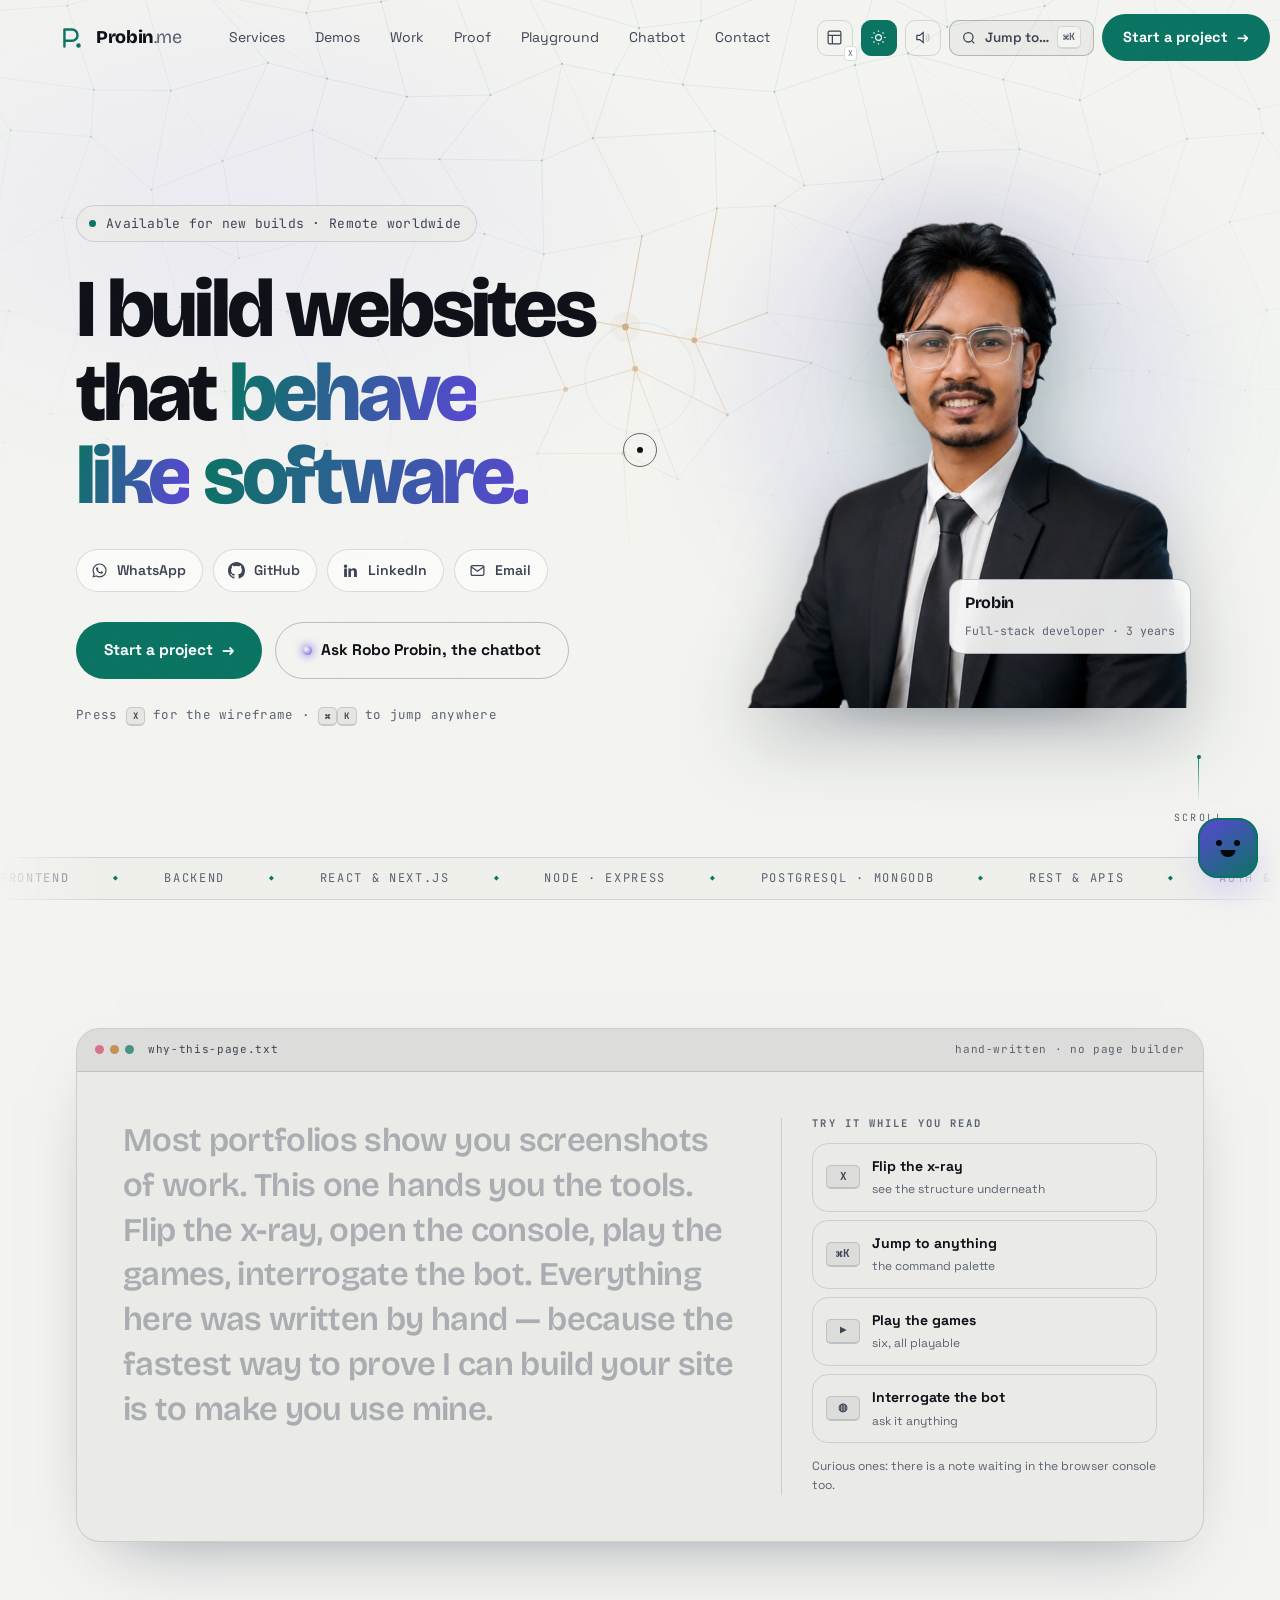
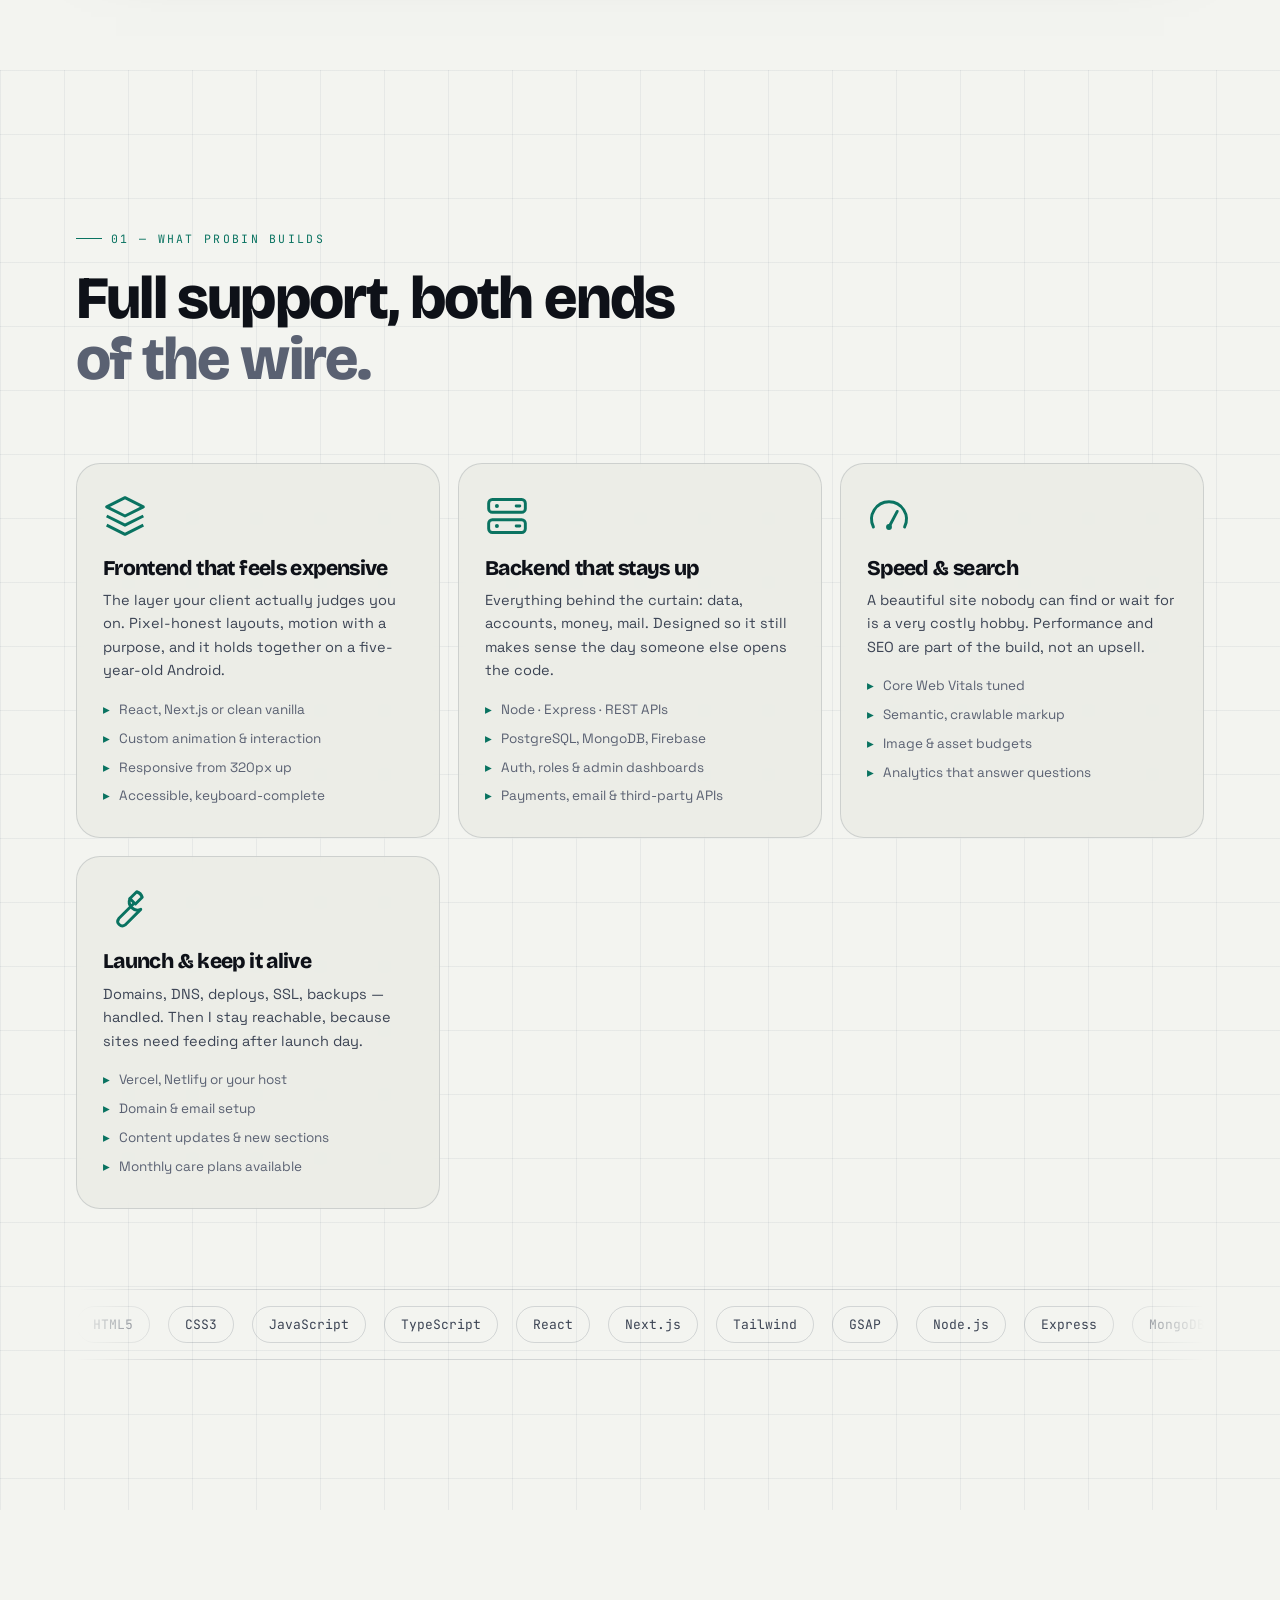
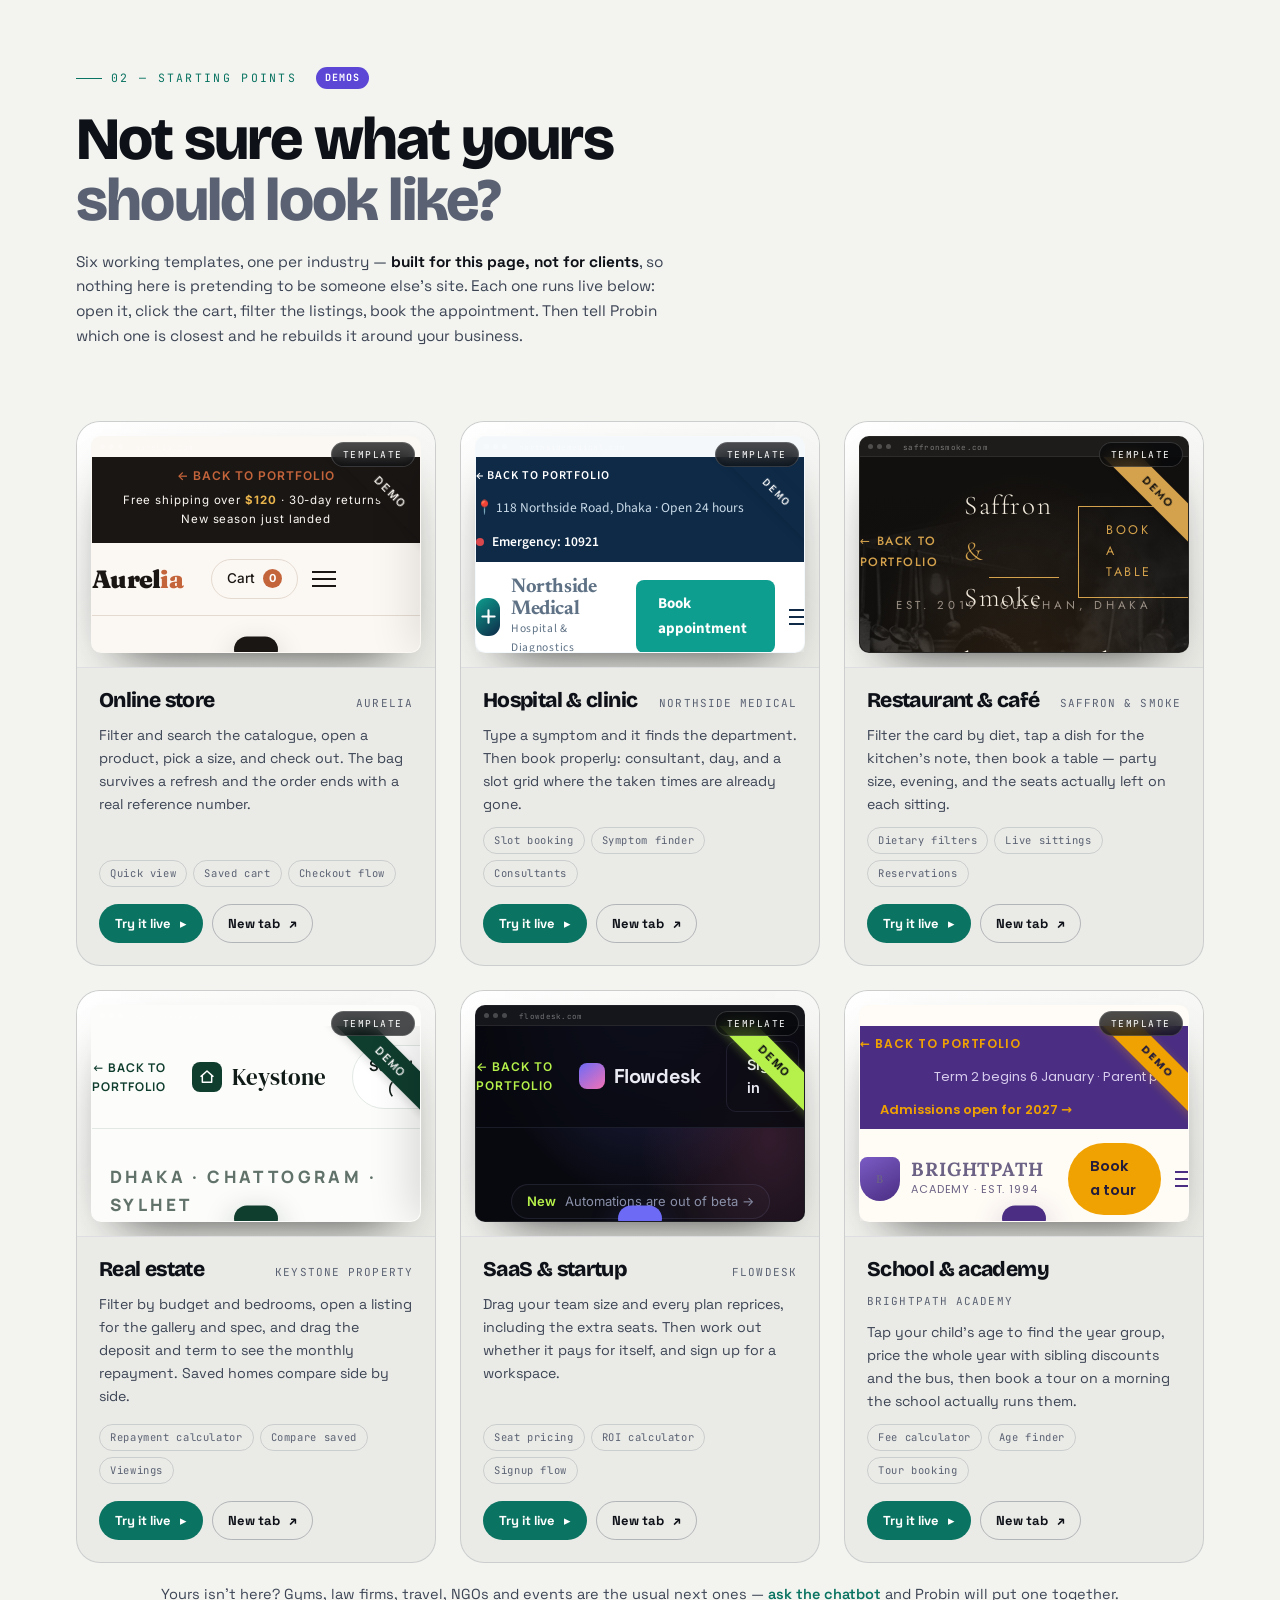
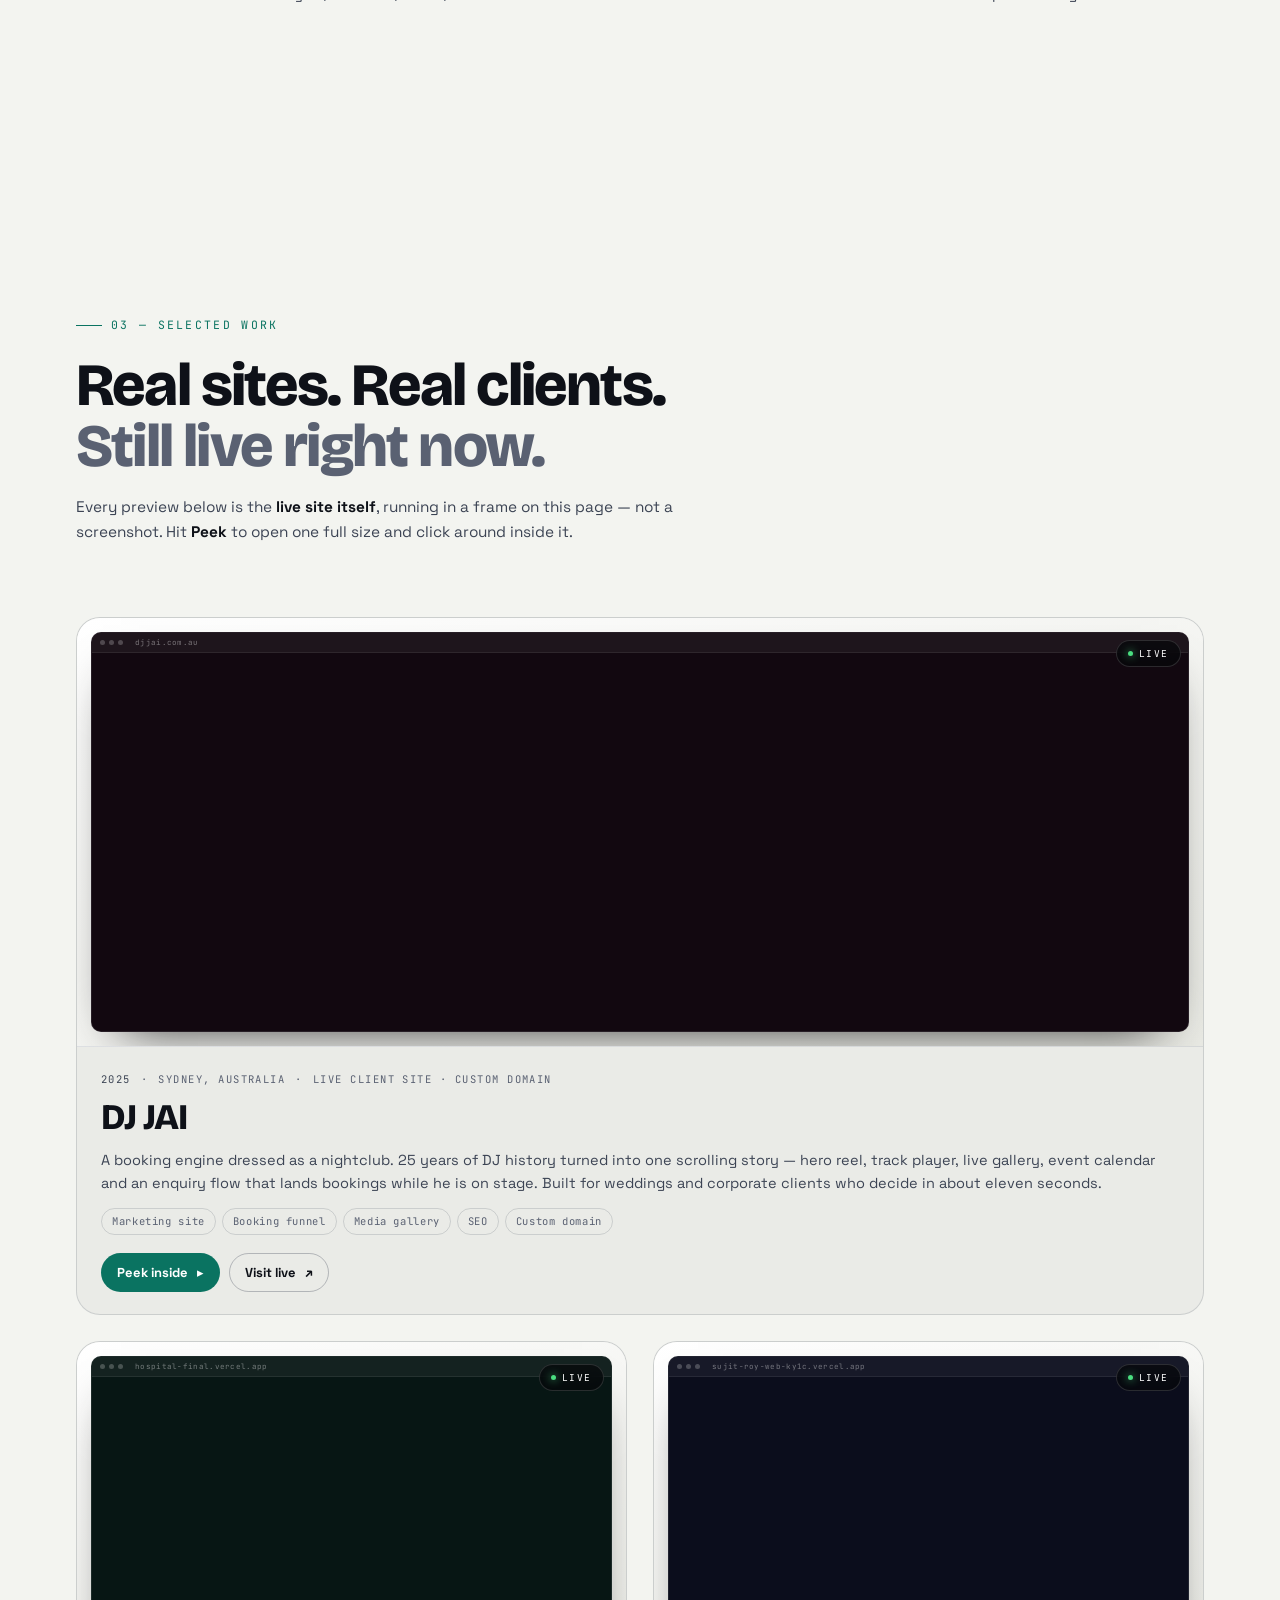
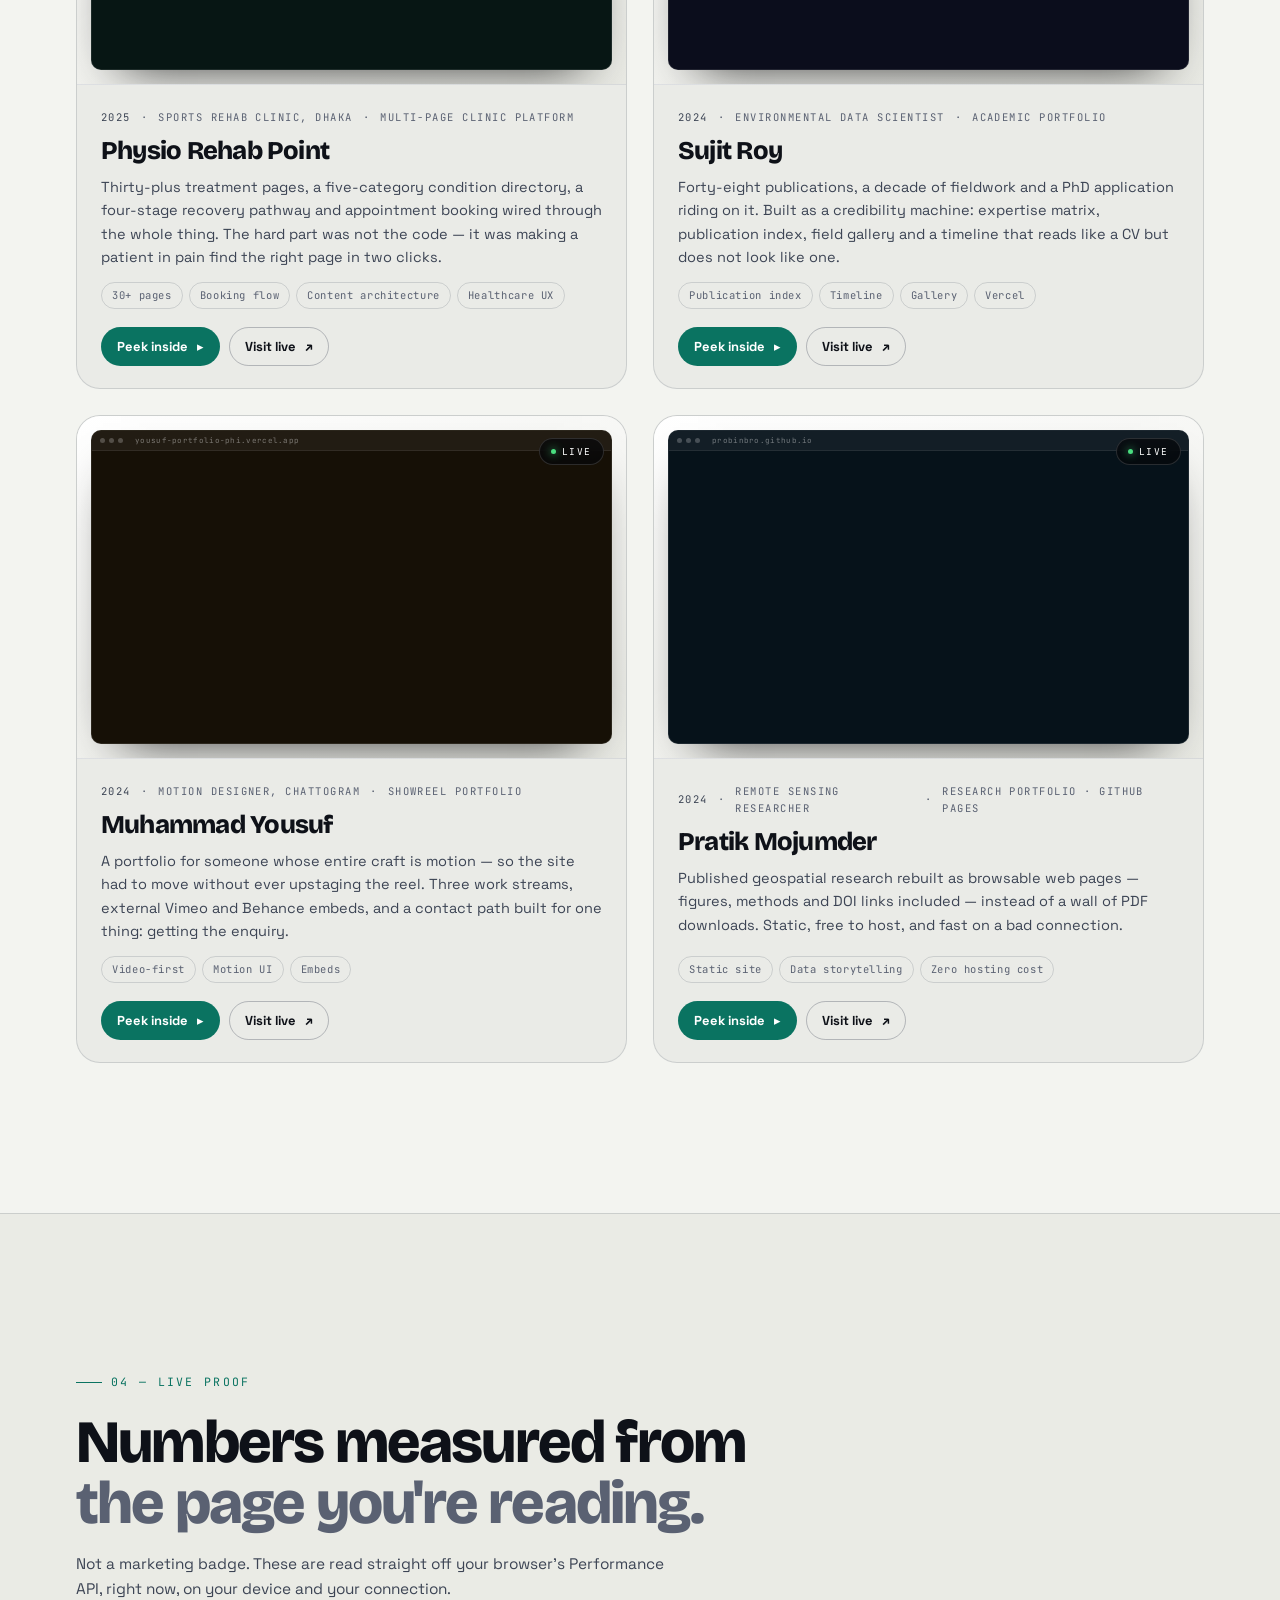
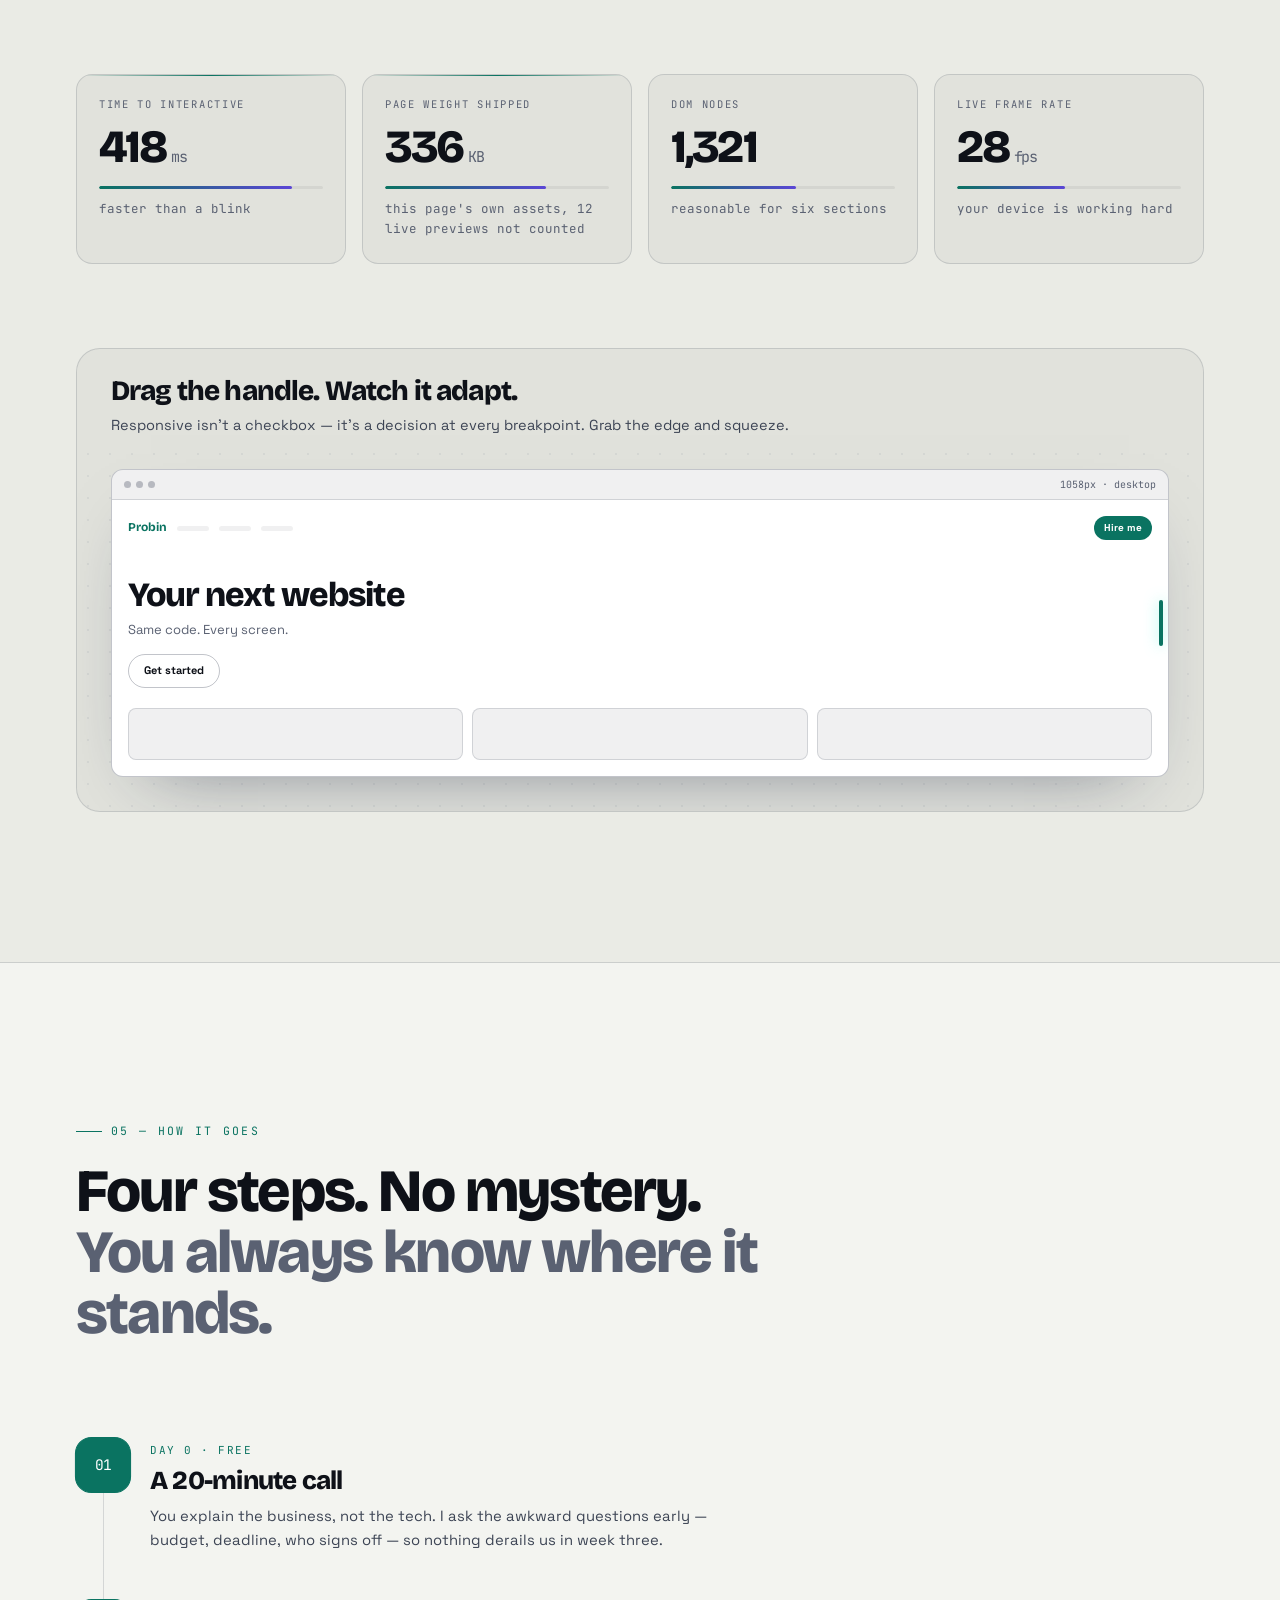
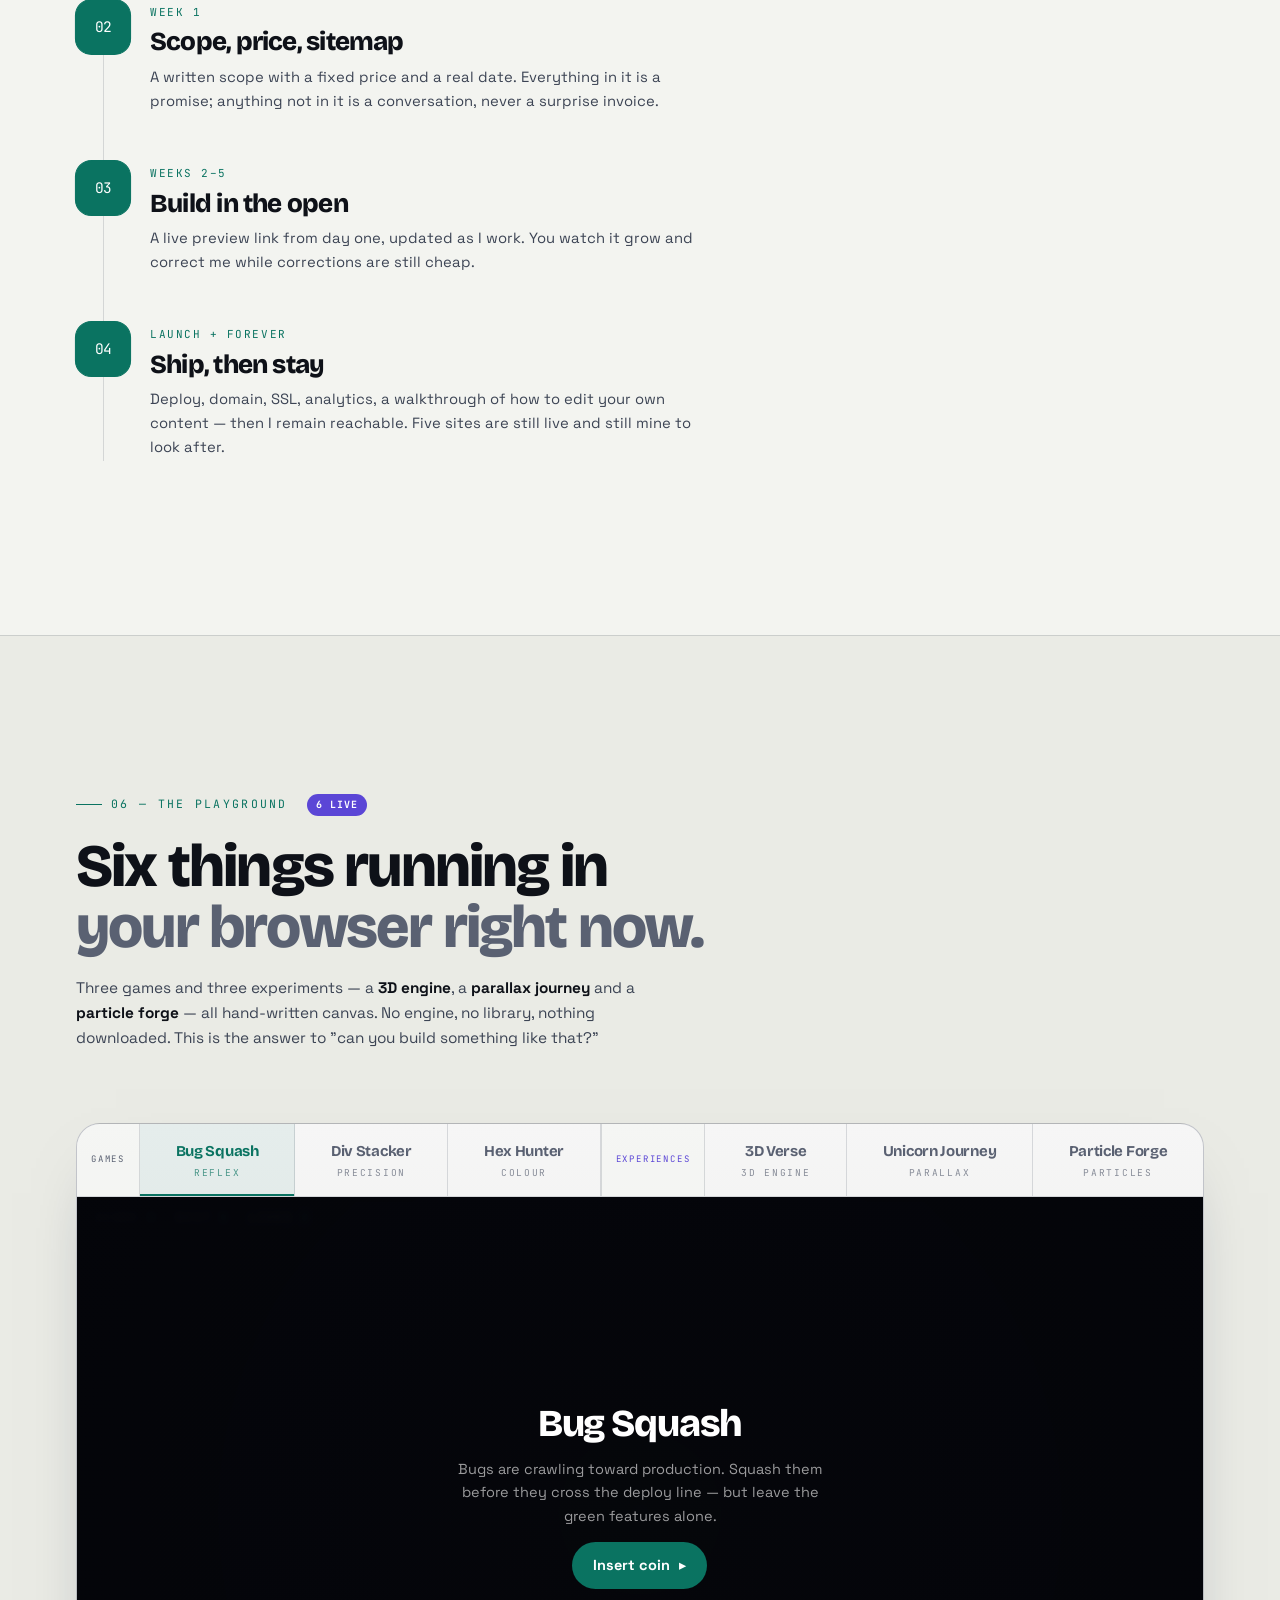
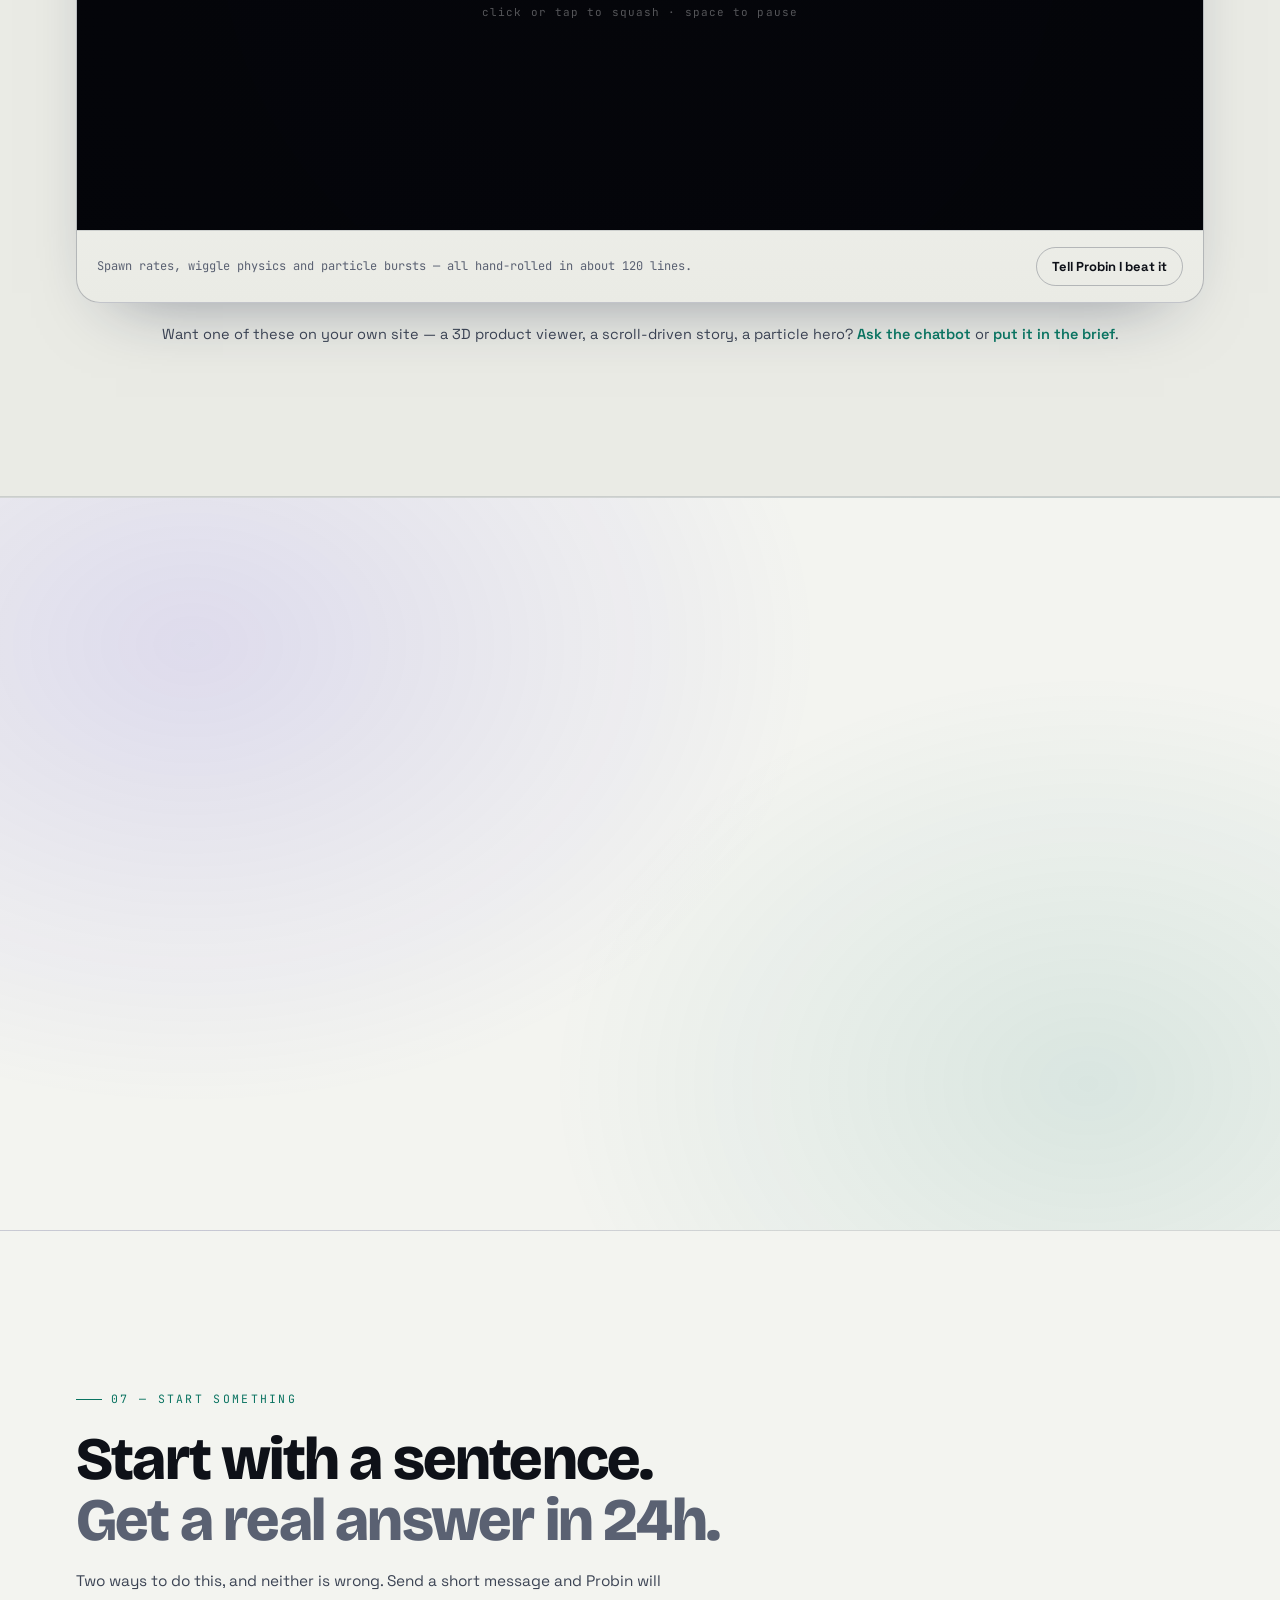
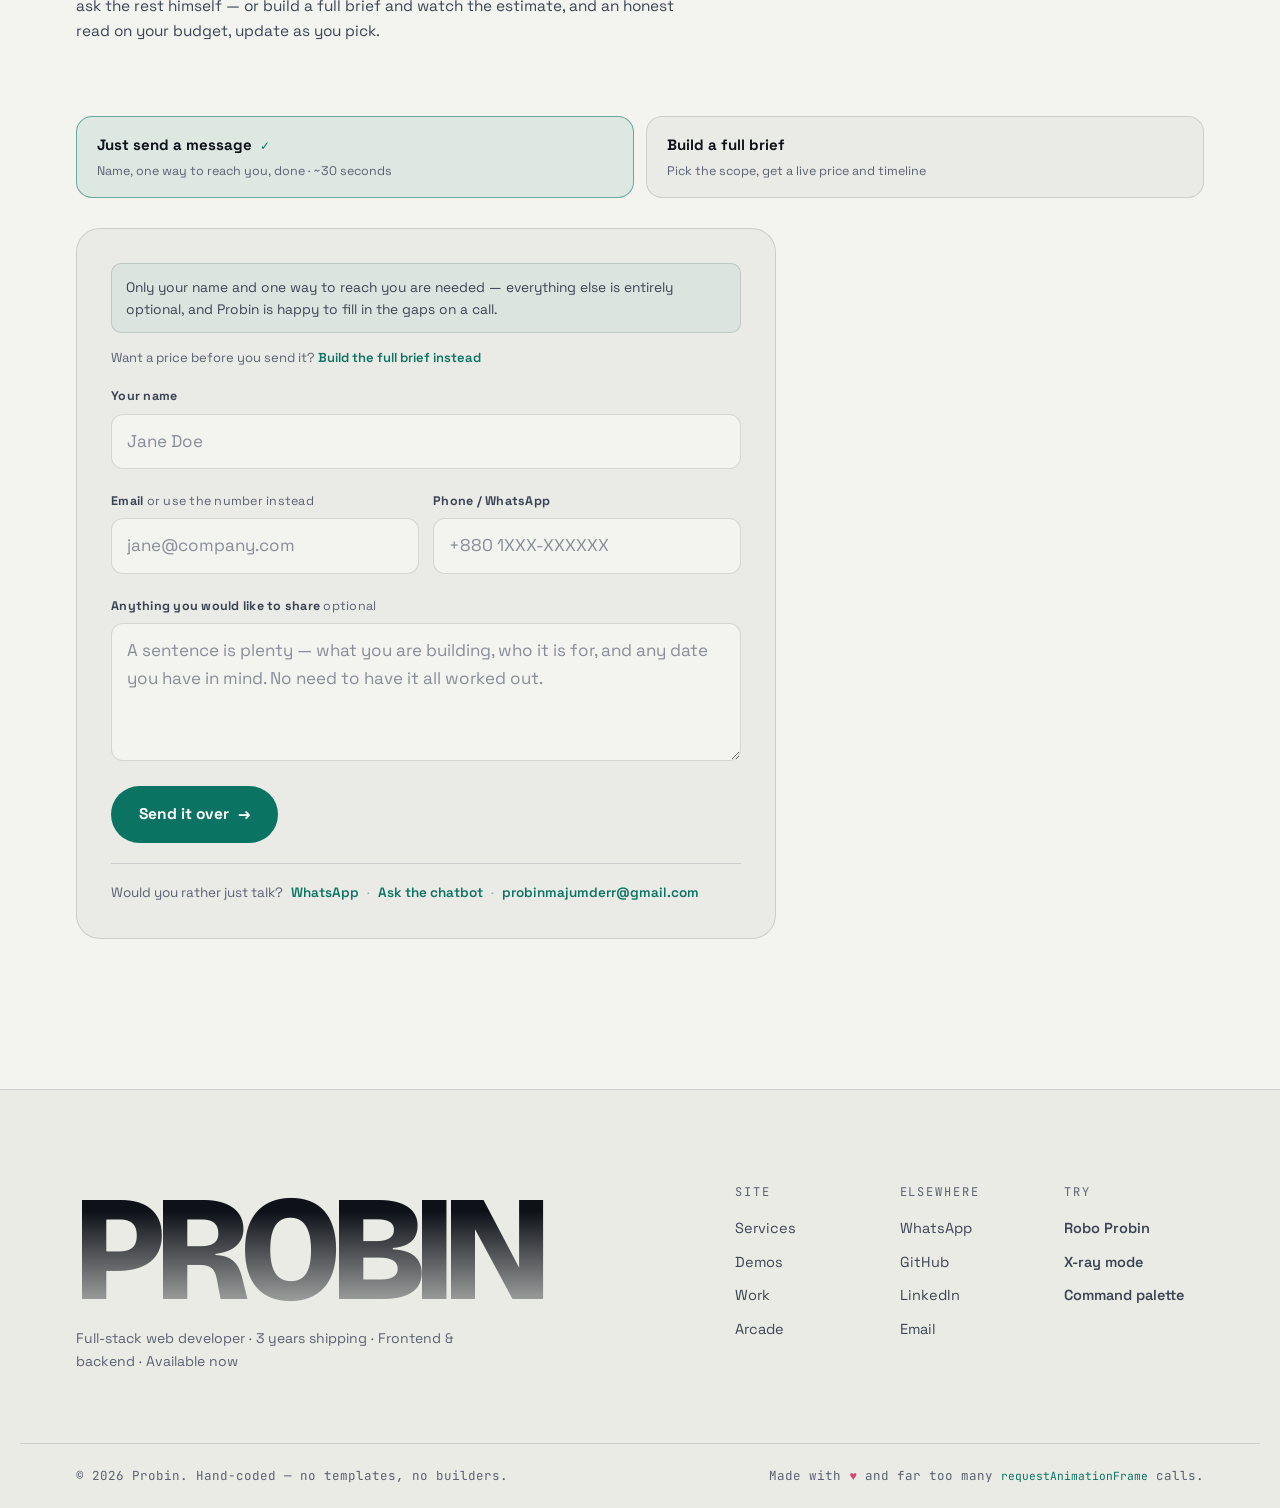
<file: index.html>
<!DOCTYPE html>
<html lang="en">

<head>
  <meta charset="UTF-8" />
  <meta name="viewport" content="width=device-width, initial-scale=1, viewport-fit=cover" />
  <title>Probin — I build websites that behave like software</title>
  <meta name="description"
    content="Probin is a full-stack web developer with 3 years of experience building fast, custom, hand-coded websites and web apps. Frontend, backend, and everything between." />
  <meta name="theme-color" content="#06070B" />

  <script>
    (() => {
      try {
        const saved = localStorage.getItem('probin.theme_pref');
        const sys = window.matchMedia && window.matchMedia('(prefers-color-scheme: dark)').matches ? 'dark' : 'light';
        const theme = (saved === 'dark' || saved === 'light') ? saved : sys;
        document.documentElement.dataset.theme = theme;
        const meta = document.querySelector('meta[name="theme-color"]');
        if (meta) meta.setAttribute('content', theme === 'light' ? '#F3F4F0' : '#06070B');
      } catch (e) {}
    })();
  </script>

  <link rel="canonical" href="https://probin.me/" />
  <meta property="og:type" content="website" />
  <meta property="og:url" content="https://probin.me/" />
  <meta property="og:title" content="Probin — I build websites that behave like software" />
  <meta property="og:description"
    content="Full-stack web developer. Hand-coded, fast, and a little bit alive. Meet Robo Probin inside." />
  <!-- Facebook, LinkedIn, WhatsApp and X all ignore SVG previews, so this is a
       real 1200×630 PNG. Regenerate it if the headline or photo ever changes. -->
  <meta property="og:image" content="https://probin.me/assets/og.png" />
  <meta property="og:image:width" content="1200" />
  <meta property="og:image:height" content="630" />
  <meta property="og:image:alt" content="Probin — full-stack web developer" />
  <meta name="twitter:card" content="summary_large_image" />
  <meta name="twitter:image" content="https://probin.me/assets/og.png" />

  <link rel="icon" href="assets/favicon.svg" type="image/svg+xml" />
  <link rel="preconnect" href="https://fonts.googleapis.com" />
  <link rel="preconnect" href="https://fonts.gstatic.com" crossorigin />
  <link
    href="https://fonts.googleapis.com/css2?family=Bricolage+Grotesque:opsz,wght@12..96,400;12..96,600;12..96,800&family=Space+Grotesk:wght@400;500;700&family=JetBrains+Mono:wght@400;700&display=swap"
    rel="stylesheet" />

  <link rel="stylesheet" href="css/main.css" />
  <link rel="stylesheet" href="css/components.css" />
  <link rel="stylesheet" href="css/blueprint.css" />
</head>

<body>

  <!-- ══════════════ BOOT SEQUENCE ══════════════ -->
  <div id="boot" class="boot" aria-hidden="true">
    <div class="boot__inner">
      <div class="boot__mark"><span>P</span></div>
      <pre class="boot__log" id="boot-log"></pre>
      <div class="boot__bar"><i></i></div>
      <button class="boot__skip" id="boot-skip" type="button">skip →</button>
    </div>
  </div>

  <!-- ══════════════ CHROME ══════════════ -->
  <div class="scroll-rail" aria-hidden="true"><i id="scroll-rail-fill"></i></div>
  <div class="cursor" id="cursor" aria-hidden="true"><i class="cursor__dot"></i><i class="cursor__ring"></i><span
      class="cursor__label"></span></div>
  <div class="grain" aria-hidden="true"></div>

  <a class="skip-link" href="#hero">Skip to content</a>

  <header class="nav" id="nav" data-x="header.nav">
    <a class="nav__brand" href="#hero" aria-label="Probin, home">
      <span class="nav__mark" aria-hidden="true">
        <svg viewBox="0 0 32 32" width="30" height="30">
          <path class="mk-p" d="M9 25V7h8a6 6 0 0 1 0 12H9" fill="none" stroke="currentColor" stroke-width="2.6"
            stroke-linecap="round" stroke-linejoin="round" />
          <circle class="mk-dot" cx="24" cy="24" r="2.4" fill="currentColor" />
        </svg>
      </span>
      <span class="nav__name">Probin<i>.me</i></span>
    </a>

    <nav class="nav__links" aria-label="Primary">
      <a href="#services" data-nav>Services</a>
      <a href="#demos" data-nav>Demos</a>
      <a href="#work" data-nav>Work</a>
      <a href="#proof" data-nav>Proof</a>
      <a href="#arcade" data-nav>Playground</a>
      <a href="#chatbot" data-nav>Chatbot</a>
      <a href="#contact" data-nav>Contact</a>
    </nav>

    <div class="nav__tools">
      <button class="tool" id="btn-xray" type="button" title="X-ray mode (X)" aria-pressed="false">
        <svg viewBox="0 0 24 24" width="17" height="17" fill="none" stroke="currentColor" stroke-width="1.7">
          <rect x="3" y="3" width="18" height="18" rx="2" />
          <path d="M3 9h18M9 9v12" />
        </svg>
        <span class="tool__kbd">X</span>
      </button>
      <button class="tool" id="btn-theme" type="button" title="Toggle light / dark (T)" aria-pressed="false">
        <svg class="ic-moon" viewBox="0 0 24 24" width="17" height="17" fill="none" stroke="currentColor"
          stroke-width="1.7">
          <path d="M20 14.5A8.5 8.5 0 1 1 9.5 4a6.8 6.8 0 0 0 10.5 10.5Z" />
        </svg>
        <svg class="ic-sun" viewBox="0 0 24 24" width="17" height="17" fill="none" stroke="currentColor"
          stroke-width="1.7">
          <circle cx="12" cy="12" r="4.2" />
          <path
            d="M12 2v2M12 20v2M2 12h2M20 12h2M4.9 4.9l1.4 1.4M17.7 17.7l1.4 1.4M19.1 4.9l-1.4 1.4M6.3 17.7l-1.4 1.4" />
        </svg>
      </button>
      <button class="tool" id="btn-sound" type="button" title="Toggle sound" aria-pressed="false">
        <svg viewBox="0 0 24 24" width="17" height="17" fill="none" stroke="currentColor" stroke-width="1.7">
          <path d="M4 9v6h4l5 4V5L8 9H4Z" />
          <path class="wave" d="M16.5 8.8a4.5 4.5 0 0 1 0 6.4M19 6.3a8 8 0 0 1 0 11.4" />
        </svg>
      </button>
      <button class="tool tool--k" id="btn-palette" type="button" title="Jump to anything (Ctrl or ⌘ + K)">
        <svg viewBox="0 0 24 24" width="16" height="16" fill="none" stroke="currentColor" stroke-width="1.9">
          <circle cx="11" cy="11" r="7" />
          <path d="m20 20-3.5-3.5" />
        </svg>
        <span class="tool__txt">Jump to…</span>
        <kbd>⌘K</kbd>
      </button>
      <a class="btn btn--primary nav__cta" href="#contact" data-magnetic>
        <span>Start a project</span>
        <i class="btn__arrow" aria-hidden="true">→</i>
      </a>
      <button class="nav__burger" id="btn-burger" type="button" aria-label="Menu"
        aria-expanded="false"><i></i><i></i></button>
    </div>
  </header>

  <main id="app">

    <!-- ══════════════ 01 · HERO ══════════════ -->
    <section class="hero" id="hero" data-x="section#hero">
      <canvas class="hero__canvas" id="hero-canvas" aria-hidden="true"></canvas>
      <div class="hero__veil" aria-hidden="true"></div>

      <div class="hero__inner shell">
        <div class="hero__copy">
          <div class="hero__tag reveal">
            <i class="pulse" aria-hidden="true"></i>
            <span>Available for new builds · Remote worldwide</span>
          </div>

          <h1 class="hero__title" id="hero-title" data-x="h1">
            <span class="line"><span class="w" data-w>I</span> <span class="w" data-w>build</span> <span class="w"
                data-w>websites</span></span>
            <span class="line"><span class="w" data-w>that</span> <span class="w grad" data-w>behave</span></span>
            <span class="line"><span class="w grad" data-w>like</span> <span class="w grad"
                data-w>software.</span></span>
          </h1>

          <!-- links built from PROFILE in js/sections.js -->
          <ul class="hero__social reveal" id="hero-social" aria-label="Probin elsewhere"></ul>

          <div class="hero__cta reveal">
            <a class="btn btn--primary btn--lg" href="#contact" data-magnetic><span>Start a project</span><i
                class="btn__arrow">→</i></a>
            <button class="btn btn--ghost btn--lg" type="button" data-open-bot data-magnetic>
              <span class="bot-dot" aria-hidden="true"></span><span>Ask Robo Probin, the chatbot</span>
            </button>
          </div>

          <div class="hero__hint reveal">
            Press <kbd>X</kbd> for the wireframe · <kbd>⌘</kbd><kbd>K</kbd> to jump anywhere
          </div>
        </div>

        <figure class="hero__portrait reveal" data-x="figure.hero__portrait">
          <picture>
            <source srcset="assets/probin.webp" type="image/webp" />
            <img src="assets/probin.png" width="760" height="838" fetchpriority="high"
              alt="Probin, full-stack web developer" />
          </picture>
          <figcaption>
            <b>Probin</b>
            <span>Full-stack developer · 3 years</span>
          </figcaption>
        </figure>
      </div>

      <div class="hero__ticker" aria-hidden="true">
        <div class="ticker__track" id="ticker-track"></div>
      </div>

      <div class="hero__scroll" aria-hidden="true"><i></i><span>scroll</span></div>
    </section>

    <!-- ══════════════ 02 · MANIFESTO ══════════════ -->
    <section class="manifesto" id="manifesto" data-x="section#manifesto">
      <div class="shell">
        <!-- The statement lives in a framed panel so it reads as a deliberate
             callout rather than a stray wall of text, and the rail beside it
             turns each claim into something the visitor can actually press. -->
        <div class="mfx reveal" data-x="div.mfx">
          <div class="mfx__bar">
            <span class="mfx__dots" aria-hidden="true"><i></i><i></i><i></i></span>
            <span class="mfx__file">why-this-page.txt</span>
            <span class="mfx__meta">hand-written · no page builder</span>
          </div>

          <div class="mfx__body">
            <p class="kinetic" id="kinetic">
              Most portfolios show you screenshots of work.
              This one hands you the tools. Flip the x-ray, open the console, play the games,
              interrogate the bot. Everything here was written by hand — because the fastest way to
              prove I can build your site is to make you use mine.
            </p>

            <aside class="mfx__try" aria-label="Things you can try on this page">
              <h3>Try it while you read</h3>
              <ul>
                <li>
                  <button type="button" data-xray-toggle>
                    <kbd>X</kbd><b>Flip the x-ray</b><em>see the structure underneath</em>
                  </button>
                </li>
                <li>
                  <button type="button" data-open-palette>
                    <kbd>⌘K</kbd><b>Jump to anything</b><em>the command palette</em>
                  </button>
                </li>
                <li>
                  <a href="#arcade">
                    <kbd>▶</kbd><b>Play the games</b><em>six, all playable</em>
                  </a>
                </li>
                <li>
                  <button type="button" data-open-bot data-bot-seed="What makes this site different from a template?">
                    <kbd>◍</kbd><b>Interrogate the bot</b><em>ask it anything</em>
                  </button>
                </li>
              </ul>
              <p class="mfx__foot">Curious ones: there is a note waiting in the browser console too.</p>
            </aside>
          </div>
        </div>
      </div>
    </section>

    <!-- ══════════════ 03 · SERVICES ══════════════ -->
    <section class="services" id="services" data-x="section#services">
      <div class="shell">
        <header class="sec-head reveal">
          <span class="sec-eyebrow"><i></i>01 — What Probin builds</span>
          <h2 class="sec-title">Full support, both ends<br /><span class="dim">of the wire.</span></h2>
        </header>
        <div class="svc" id="svc-grid"><!-- injected by js/services.js --></div>

        <div class="stack-marquee" aria-label="Tech stack">
          <div class="stack-marquee__track" id="stack-track"></div>
        </div>
      </div>
    </section>

    <!-- ══════════════ 04 · INDUSTRY DEMOS ══════════════ -->
    <section class="demos" id="demos" data-x="section#demos">
      <div class="shell">
        <header class="sec-head reveal">
          <span class="sec-eyebrow"><i></i>02 — Starting points <b class="sec-flag sec-flag--amber">demos</b></span>
          <h2 class="sec-title">Not sure what yours<br /><span class="dim">should look like?</span></h2>
          <p class="sec-lede">
            Six working templates, one per industry — <b>built for this page, not for clients</b>, so nothing here is
            pretending to be someone else's site. Each one runs live below: open it, click the cart, filter the
            listings,
            book the appointment. Then tell Probin which one is closest and he rebuilds it around your business.
          </p>
        </header>

        <!-- js/work.js replaces the contents of #demo-grid with the rich cards.
         The plain list below is the fallback: if scripts are blocked, still
         loading, or the browser is holding a stale cached copy, every demo
         stays reachable instead of leaving an empty gap under the heading. -->
        <div class="demo-grid" id="demo-grid">
          <ul class="demo-fallback">
            <li><a href="demos/ecommerce.html">Online store <span>Aurelia — cart, product grid,
                  checkout-ready</span></a></li>
            <li><a href="demos/hospital.html">Hospital &amp; clinic <span>Northside Medical — departments,
                  appointments</span></a></li>
            <li><a href="demos/restaurant.html">Restaurant &amp; café <span>Saffron &amp; Smoke — menu tabs,
                  reservations</span></a></li>
            <li><a href="demos/realestate.html">Real estate <span>Keystone — filterable listings, saved homes</span></a>
            </li>
            <li><a href="demos/saas.html">SaaS &amp; startup <span>Flowdesk — product mock, pricing toggle</span></a>
            </li>
            <li><a href="demos/school.html">School &amp; academy <span>Brightpath — programmes, admissions,
                  FAQ</span></a></li>
          </ul>
        </div>

        <p class="cabinet__note reveal">
          Yours isn't here? Gyms, law firms, travel, NGOs and events are the usual next ones —
          <button class="linkish" type="button" data-open-bot data-bot-seed="Can you build a demo for my industry?">ask
            the chatbot</button>
          and Probin will put one together.
        </p>
      </div>
    </section>

    <!-- ══════════════ 05 · WORK ══════════════ -->
    <section class="work" id="work" data-x="section#work">
      <div class="shell">
        <header class="sec-head reveal">
          <span class="sec-eyebrow"><i></i>03 — Selected work</span>
          <h2 class="sec-title">Real sites. Real clients.<br /><span class="dim">Still live right now.</span></h2>
          <p class="sec-lede">Every preview below is the <b>live site itself</b>, running in a frame on this page — not
            a screenshot. Hit <b>Peek</b> to open one full size and click around inside it.</p>
        </header>

        <div class="work__grid" id="work-grid"><!-- injected by js/work.js --></div>
      </div>
    </section>

    <!-- ══════════════ 06 · PROOF / LIVE VITALS ══════════════ -->
    <section class="proof" id="proof" data-x="section#proof">
      <div class="shell">
        <header class="sec-head reveal">
          <span class="sec-eyebrow"><i></i>04 — Live proof</span>
          <h2 class="sec-title">Numbers measured from<br /><span class="dim">the page you're reading.</span></h2>
          <p class="sec-lede">Not a marketing badge. These are read straight off your browser's Performance API, right
            now, on your device and your connection.</p>
        </header>

        <div class="vitals" id="vitals" data-x="div.vitals">
          <article class="vital" data-vital="load">
            <h4>Time to interactive</h4>
            <div class="vital__num"><span data-val>—</span><i>ms</i></div>
            <div class="vital__bar"><i></i></div>
            <p data-note>measuring…</p>
          </article>
          <article class="vital" data-vital="weight">
            <h4>Page weight shipped</h4>
            <div class="vital__num"><span data-val>—</span><i>KB</i></div>
            <div class="vital__bar"><i></i></div>
            <p data-note>measuring…</p>
          </article>
          <article class="vital" data-vital="nodes">
            <h4>DOM nodes</h4>
            <div class="vital__num"><span data-val>—</span><i></i></div>
            <div class="vital__bar"><i></i></div>
            <p data-note>measuring…</p>
          </article>
          <article class="vital" data-vital="fps">
            <h4>Live frame rate</h4>
            <div class="vital__num"><span data-val>—</span><i>fps</i></div>
            <div class="vital__bar"><i></i></div>
            <p data-note>sampling…</p>
          </article>
        </div>

        <div class="responsive-lab reveal" data-x="div.responsive-lab">
          <div class="rl__head">
            <h3>Drag the handle. Watch it adapt.</h3>
            <p>Responsive isn't a checkbox — it's a decision at every breakpoint. Grab the edge and squeeze.</p>
          </div>
          <div class="rl__stage">
            <div class="rl__frame" id="rl-frame">
              <div class="rl__chrome"><i></i><i></i><i></i><span id="rl-width">1200px · desktop</span></div>
              <div class="rl__page">
                <div class="rl__nav"><b>Probin</b><span></span><span></span><span></span><em>Hire me</em></div>
                <div class="rl__hero">
                  <h5>Your next website</h5>
                  <p>Same code. Every screen.</p><i class="rl__btn">Get started</i>
                </div>
                <div class="rl__cards"><i></i><i></i><i></i></div>
              </div>
              <button class="rl__handle" id="rl-handle" aria-label="Resize preview"><span></span></button>
            </div>
          </div>
        </div>
      </div>
    </section>

    <!-- ══════════════ 07 · PROCESS ══════════════ -->
    <section class="process" id="process" data-x="section#process">
      <div class="shell">
        <header class="sec-head reveal">
          <span class="sec-eyebrow"><i></i>05 — How it goes</span>
          <h2 class="sec-title">Four steps. No mystery.<br /><span class="dim">You always know where it stands.</span>
          </h2>
        </header>
        <ol class="steps" id="steps"><!-- injected --></ol>
      </div>
    </section>

    <!-- ══════════════ 08 · ARCADE ══════════════ -->
    <section class="arcade" id="arcade" data-x="section#arcade">
      <div class="shell">
        <header class="sec-head sec-head--wide reveal">
          <span class="sec-eyebrow"><i></i>06 — The playground <b class="sec-flag">6 live</b></span>
          <h2 class="sec-title">Six things running in<br /><span class="dim">your browser right now.</span></h2>
          <p class="sec-lede">Three games and three experiments — a <b>3D engine</b>, a <b>parallax journey</b> and a
            <b>particle forge</b> — all hand-written canvas. No engine, no library, nothing downloaded. This is the
            answer to "can you build something like that?"
          </p>
        </header>

        <div class="cabinet" data-x="div.cabinet">
          <div class="cabinet__tabs" role="tablist" aria-label="Games and experiences">
            <span class="tabs__label">Games</span>
            <button class="gtab is-on" role="tab" aria-selected="true" data-game="bugs"><b>Bug
                Squash</b><span>reflex</span></button>
            <button class="gtab" role="tab" aria-selected="false" data-game="stack"><b>Div
                Stacker</b><span>precision</span></button>
            <button class="gtab" role="tab" aria-selected="false" data-game="hex"><b>Hex
                Hunter</b><span>colour</span></button>
            <span class="tabs__label tabs__label--alt">Experiences</span>
            <button class="gtab gtab--demo" role="tab" aria-selected="false" data-game="verse"><b>3D Verse</b><span>3d
                engine</span></button>
            <button class="gtab gtab--demo" role="tab" aria-selected="false" data-game="unicorn"><b>Unicorn
                Journey</b><span>parallax</span></button>
            <button class="gtab gtab--demo" role="tab" aria-selected="false" data-game="forge"><b>Particle
                Forge</b><span>particles</span></button>
          </div>

          <div class="cabinet__screen">
            <div class="screen__scan" aria-hidden="true"></div>
            <canvas id="game-canvas" width="960" height="540" tabindex="0" aria-label="Game screen"></canvas>
            <div class="screen__hud">
              <span class="hud__item">SCORE <b id="hud-score">0</b></span>
              <span class="hud__item">BEST <b id="hud-best">0</b></span>
              <span class="hud__item" id="hud-extra">LIVES <b>3</b></span>
            </div>
            <div class="screen__overlay" id="game-overlay">
              <h3 id="ov-title">Bug Squash</h3>
              <p id="ov-text">Bugs are crawling across the build. Click them before they reach the deploy line.</p>
              <button class="btn btn--primary" id="ov-btn" type="button"><span>Insert coin</span><i
                  class="btn__arrow">▸</i></button>
              <small id="ov-hint">Tip: click or tap — space to pause</small>
            </div>
          </div>

          <div class="cabinet__foot">
            <p id="game-blurb">Every pixel here is drawn in a &lt;canvas&gt; with plain JavaScript.</p>
            <button class="btn btn--ghost btn--sm" type="button" data-open-bot
              data-bot-seed="I just played the arcade"><span>Tell Probin I beat it</span></button>
          </div>
        </div>

        <p class="cabinet__note reveal">
          Want one of these on your own site — a 3D product viewer, a scroll-driven story, a particle hero?
          <button class="linkish" type="button" data-open-bot
            data-bot-seed="Can you build something interactive like the playground?">Ask the chatbot</button>
          or <a class="linkish" href="#contact">put it in the brief</a>.
        </p>
      </div>
    </section>

    <!-- ══════════════ ROBO PROBIN BAND ══════════════ -->
    <section class="botband" id="chatbot" data-x="section#chatbot">
      <div class="shell botband__inner">
        <div class="botband__stage reveal" aria-hidden="true">
          <span class="botband__face">
            <i class="eye eye--l"></i><i class="eye eye--r"></i><i class="mouth"></i>
          </span>
          <span class="botband__ring"></span>
          <span class="botband__chip botband__chip--1">how much?</span>
          <span class="botband__chip botband__chip--2">how long?</span>
          <span class="botband__chip botband__chip--3">my budget is…</span>
        </div>

        <div class="botband__copy reveal">
          <span class="sec-eyebrow"><i></i>The chatbot</span>
          <h2 class="sec-title">Meet <span class="grad">Robo Probin</span>.<br /><span class="dim">A chatbot,
              hand-written.</span></h2>
          <p class="sec-lede">
            Not a widget Probin bought and pasted in — a chatbot he wrote himself, living in the corner of this page.
            Ask it anything about pricing, timelines, the stack or the process and it answers on the spot.
          </p>
          <ul class="botband__list">
            <li><b>Answers instantly</b> — pricing, budgets, timelines, what he builds, how it works</li>
            <li><b>Takes your brief</b> — name, email, project, budget, then emails it straight to Probin</li>
            <li><b>Costs nothing to run</b> — no AI subscription behind it, just a few hundred lines of code</li>
          </ul>
          <div class="botband__cta">
            <button class="btn btn--primary btn--lg" type="button" data-open-bot data-magnetic>
              <span class="bot-dot" aria-hidden="true"></span><span>Open the chatbot</span><i class="btn__arrow">→</i>
            </button>
            <button class="btn btn--ghost btn--lg" type="button" data-open-bot
              data-bot-seed="My budget is tight, what can you do?" data-magnetic>
              <span>"My budget is tight…"</span>
            </button>
          </div>
        </div>
      </div>
    </section>

    <!-- ══════════════ 09 · CONTACT ══════════════ -->
    <!-- `is-quick` is the default on purpose: three fields and a button.
         The configurator and the optional fields only appear for visitors
         who choose the longer path. -->
    <section class="contact is-quick" id="contact" data-x="section#contact">
      <div class="shell">
        <header class="sec-head reveal">
          <span class="sec-eyebrow"><i></i>07 — Start something</span>
          <h2 class="sec-title">Start with a sentence.<br /><span class="dim">Get a real answer in 24h.</span></h2>
          <p class="sec-lede">Two ways to do this, and neither is wrong. Send a short message and Probin will ask the
            rest himself — or build a full brief and watch the estimate, and an honest read on your budget, update as
            you pick.</p>
        </header>

        <div class="cmodes reveal" role="group" aria-label="How much detail you would like to give">
          <button class="cmode is-on" type="button" data-cmode="quick" aria-pressed="true">
            <b>Just send a message</b>
            <em>Name, one way to reach you, done · ~30 seconds</em>
          </button>
          <button class="cmode" type="button" data-cmode="brief" aria-pressed="false">
            <b>Build a full brief</b>
            <em>Pick the scope, get a live price and timeline</em>
          </button>
        </div>

        <div class="contact__grid">
          <!-- Configurator -->
          <div class="configurator" data-x="div.configurator">
            <div class="cfg__block">
              <h4><i>01</i> What are we making?</h4>
              <div class="chipset" id="cfg-type" data-single="true"></div>
            </div>
            <div class="cfg__block">
              <h4><i>02</i> What does it need?</h4>
              <div class="chipset" id="cfg-features"></div>
            </div>
            <div class="cfg__block">
              <h4><i>03</i> How soon?</h4>
              <div class="chipset" id="cfg-speed" data-single="true"></div>
            </div>

            <div class="cfg__block cfg__block--budget">
              <h4><i>04</i> Your budget <em>the flexible bit</em></h4>
              <div class="chipset" id="cfg-budget" data-single="true"></div>
              <div class="cfg__exact">
                <label for="cfg-amount">Or name your exact number</label>
                <div class="cfg__money">
                  <i>$</i>
                  <input type="number" id="cfg-amount" min="0" step="50" placeholder="900" inputmode="numeric"
                    aria-label="Your budget in dollars" />
                </div>
              </div>
            </div>

            <div class="cfg__out" id="cfg-out">
              <div class="cfg__out-row">
                <span>Estimated build</span>
                <b><span id="cfg-weeks">—</span> weeks</b>
              </div>
              <div class="cfg__out-row">
                <span>Indicative range</span>
                <b><span id="cfg-price">—</span></b>
              </div>
              <div class="cfg__meter"><i id="cfg-meter-fill"></i></div>
              <p class="cfg__verdict" id="cfg-verdict" role="status" aria-live="polite"></p>
              <p class="cfg__note">Ballpark from scope alone. Real numbers come after a 20-minute call — sometimes
                lower, and Probin will say so.</p>
            </div>
          </div>

          <!-- Form -->
          <form class="cform" id="contact-form" novalidate data-x="form#contact-form">
            <p class="cform__intro">Only your name and one way to reach you are needed — everything else is
              entirely optional, and Probin is happy to fill in the gaps on a call.</p>

            <p class="cform__switch" data-quick-only>
              Want a price before you send it?
              <button class="linkish" type="button" data-cmode-jump="brief">Build the full brief instead</button>
            </p>

            <div class="cform__row">
              <label class="field">
                <span>Your name</span>
                <input type="text" name="name" id="f-name" autocomplete="name" placeholder="Jane Doe" />
                <em class="field__err" data-err></em>
              </label>
              <label class="field" data-brief-only>
                <span>Company <i>optional</i></span>
                <input type="text" name="company" id="f-company" autocomplete="organization" placeholder="Acme Ltd." />
              </label>
            </div>

            <div class="cform__row">
              <label class="field">
                <span>Email <i>or use the number instead</i></span>
                <input type="email" name="email" id="f-email" autocomplete="email" placeholder="jane@company.com" />
                <em class="field__err" data-err></em>
              </label>
              <label class="field">
                <span>Phone / WhatsApp</span>
                <input type="tel" name="phone" id="f-phone" autocomplete="tel" placeholder="+880 1XXX-XXXXXX" />
                <em class="field__err" data-err></em>
              </label>
            </div>

            <fieldset class="field field--choice" data-brief-only>
              <legend>How would you prefer to hear back?</legend>
              <div class="choices">
                <label><input type="radio" name="prefer" value="Either is fine" checked /><span>Either is fine</span></label>
                <label><input type="radio" name="prefer" value="Email" /><span>Email</span></label>
                <label><input type="radio" name="prefer" value="WhatsApp" /><span>WhatsApp</span></label>
                <label><input type="radio" name="prefer" value="A short call" /><span>A short call</span></label>
              </div>
            </fieldset>

            <label class="field">
              <span>Anything you would like to share <i>optional</i></span>
              <textarea name="message" id="f-message" rows="4"
                placeholder="A sentence is plenty — what you are building, who it is for, and any date you have in mind. No need to have it all worked out."></textarea>
              <em class="field__err" data-err></em>
            </label>

            <input type="text" name="_gotcha" tabindex="-1" autocomplete="off" class="hp" aria-hidden="true" />
            <input type="hidden" name="scope" id="f-scope" />

            <div class="cform__foot">
              <button class="btn btn--primary btn--lg" type="submit" id="f-submit" data-magnetic>
                <span>Send it over</span><i class="btn__arrow">→</i>
              </button>
              <p class="cform__msg" id="f-msg" role="status" aria-live="polite"></p>
            </div>

            <div class="cform__alt">
              <span>Would you rather just talk?</span>
              <a class="linkish" id="wa-link" href="#" target="_blank" rel="noopener">WhatsApp</a>
              <span class="sep">·</span>
              <button type="button" class="linkish" data-open-bot data-bot-seed="I would like to book a call">Ask the chatbot</button>
              <span class="sep">·</span>
              <a class="linkish" id="mail-link" href="#">Email</a>
            </div>
          </form>
        </div>
      </div>
    </section>

  </main>

  <footer class="foot" data-x="footer">
    <div class="shell foot__inner">
      <div class="foot__brand">
        <div class="foot__big" id="foot-big">PROBIN</div>
        <p>Full-stack web developer · 3 years shipping · Frontend &amp; backend · Available now</p>
      </div>
      <div class="foot__cols">
        <div>
          <h5>Site</h5><a href="#services">Services</a><a href="#demos">Demos</a><a href="#work">Work</a><a
            href="#arcade">Arcade</a>
        </div>
        <div>
          <h5>Elsewhere</h5><a id="lnk-github" href="#" target="_blank" rel="noopener">GitHub</a><a id="lnk-linkedin"
            href="#" target="_blank" rel="noopener">LinkedIn</a><a id="lnk-mail" href="#">Email</a>
        </div>
        <div>
          <h5>Try</h5><button class="linkish" data-open-bot>Robo Probin</button><button class="linkish"
            id="foot-xray">X-ray mode</button><button class="linkish" id="foot-palette">Command palette</button>
        </div>
      </div>
    </div>
    <div class="shell foot__base">
      <span>© <span id="year"></span> Probin. Hand-coded — no templates, no builders.</span>
      <span class="foot__sig">Made with <i class="heart">♥</i> and far too many <code>requestAnimationFrame</code>
        calls.</span>
    </div>
  </footer>

  <!-- ══════════════ ROBO PROBIN ══════════════ -->
  <button class="bot-launcher" id="bot-launcher" type="button" aria-label="Open Robo Probin chat">
    <span class="bot-launcher__face" aria-hidden="true">
      <i class="eye eye--l"></i><i class="eye eye--r"></i><i class="mouth"></i>
    </span>
    <span class="bot-launcher__ping"></span>
    <span class="bot-launcher__bubble" id="bot-nudge">I'm a chatbot — ask me about budgets.</span>
  </button>

  <aside class="bot" id="bot" aria-hidden="true" aria-label="Robo Probin chat">
    <header class="bot__head">
      <span class="bot__avatar" aria-hidden="true"><i class="eye eye--l"></i><i class="eye eye--r"></i><i
          class="mouth"></i></span>
      <div class="bot__id">
        <b>Robo Probin</b>
        <small><i class="pulse"></i>chatbot · hand-written, not rented</small>
      </div>
      <button class="bot__x" id="bot-close" type="button" aria-label="Close chat">✕</button>
    </header>
    <div class="bot__log" id="bot-log" role="log" aria-live="polite"></div>
    <div class="bot__chips" id="bot-chips"></div>
    <form class="bot__input" id="bot-form">
      <input type="text" id="bot-text" placeholder="Ask about pricing, stack, timelines…" autocomplete="off"
        aria-label="Message Robo Probin" />
      <button type="submit" aria-label="Send"><svg viewBox="0 0 24 24" width="18" height="18" fill="none"
          stroke="currentColor" stroke-width="2">
          <path d="M4 12h14M12 5l7 7-7 7" />
        </svg></button>
    </form>
  </aside>

  <!-- ══════════════ COMMAND PALETTE ══════════════ -->
  <div class="palette" id="palette" aria-hidden="true">
    <div class="palette__box" role="dialog" aria-label="Command palette">
      <div class="palette__field">
        <span>⌘</span>
        <input type="text" id="palette-input" placeholder="Type a command… (work, hire, x-ray, games, theme)"
          aria-label="Command" />
        <kbd>esc</kbd>
      </div>
      <ul class="palette__list" id="palette-list"></ul>
    </div>
  </div>

  <!-- ══════════════ PEEK MODAL ══════════════ -->
  <div class="peek" id="peek" aria-hidden="true">
    <div class="peek__box" role="dialog" aria-label="Live site preview">
      <div class="peek__chrome">
        <i class="dot"></i><i class="dot"></i><i class="dot"></i>
        <span class="peek__url" id="peek-url">—</span>
        <a class="peek__open" id="peek-open" href="#" target="_blank" rel="noopener">Open live ↗</a>
        <button class="peek__x" id="peek-close" type="button" aria-label="Close preview">✕</button>
      </div>
      <div class="peek__body">
        <div class="peek__loading" id="peek-loading"><i></i><span>fetching the live site…</span></div>
        <iframe id="peek-frame" title="Live site preview" loading="lazy" referrerpolicy="no-referrer"></iframe>
        <div class="peek__blocked" id="peek-blocked">
          <h4>This one refuses to be framed.</h4>
          <p>The site sends a security header that blocks embedding — which is, honestly, the correct thing for it to
            do.</p>
          <a class="btn btn--primary" id="peek-blocked-open" href="#" target="_blank" rel="noopener"><span>Open it in a
              new tab</span><i class="btn__arrow">↗</i></a>
        </div>
      </div>
    </div>
  </div>

  <div class="toast" id="toast" role="status" aria-live="polite"></div>

  <script type="module" src="js/main.js"></script>
</body>

</html>
</file>
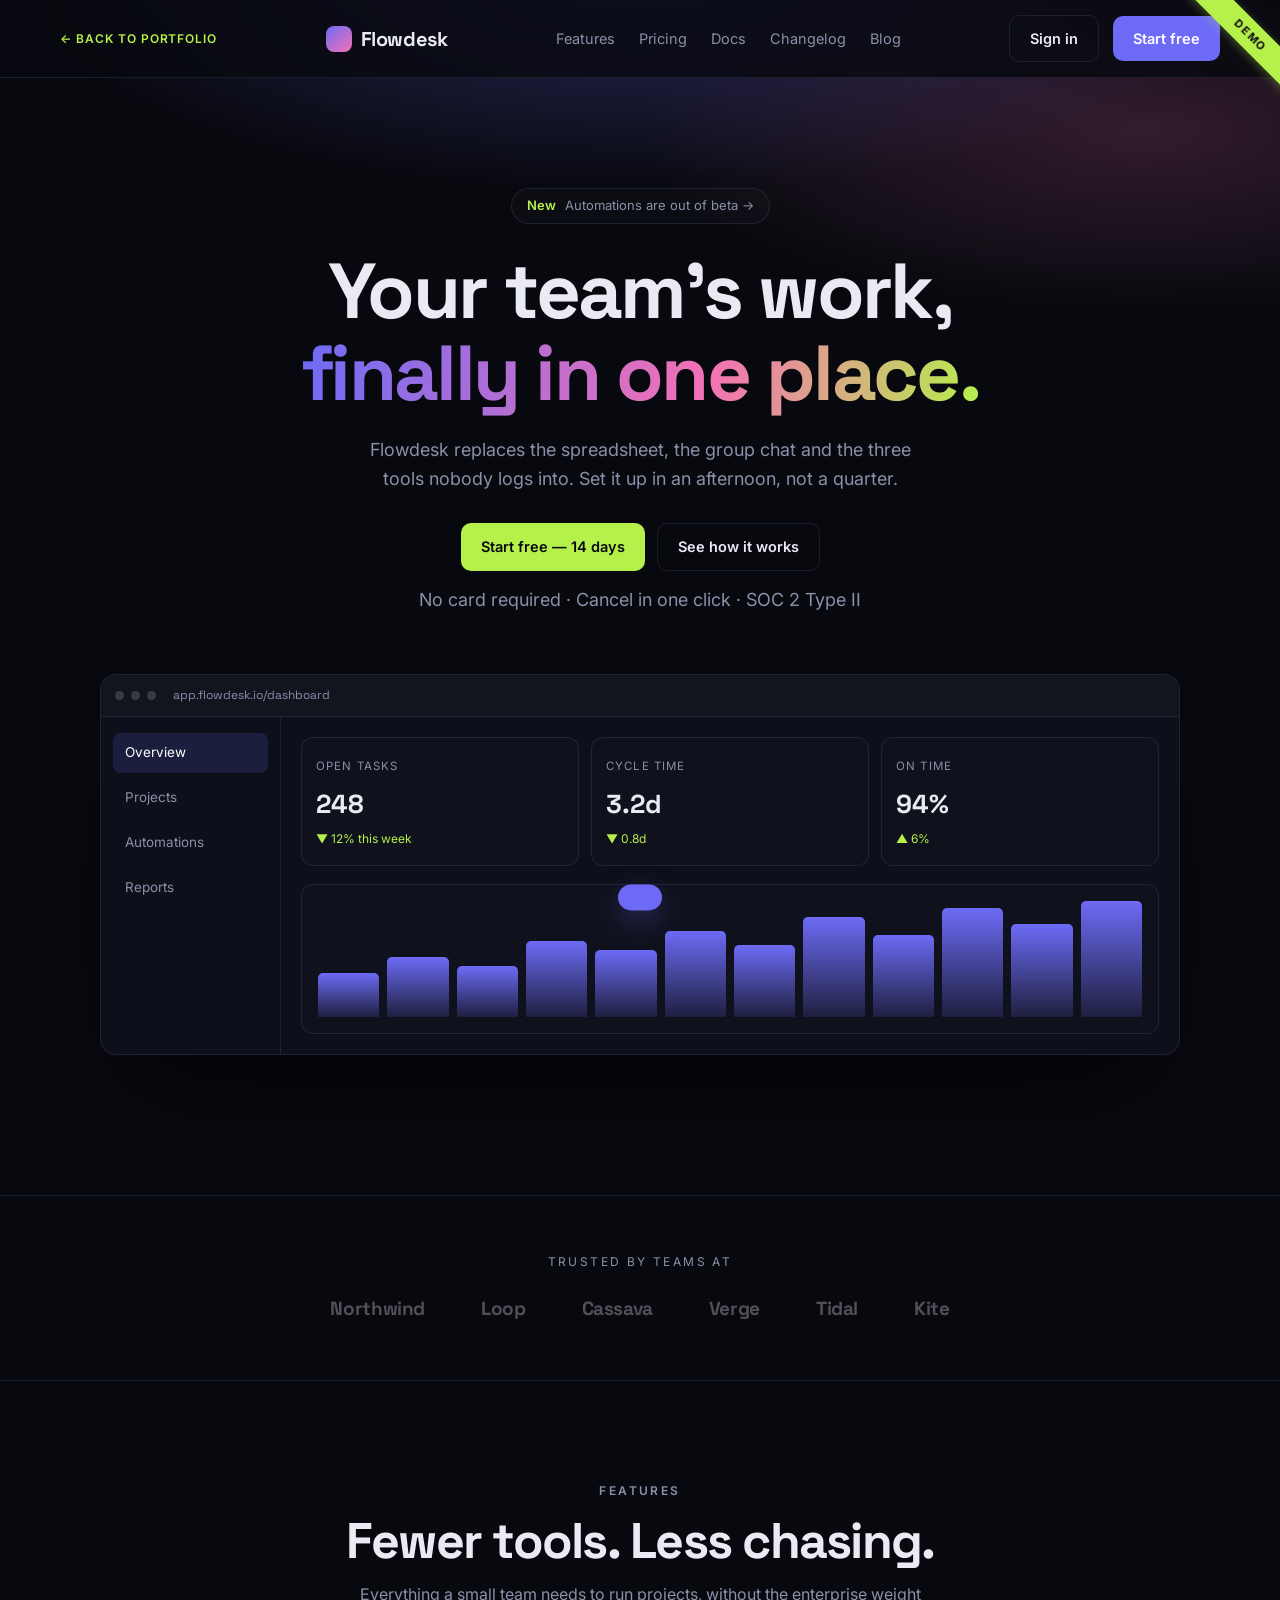
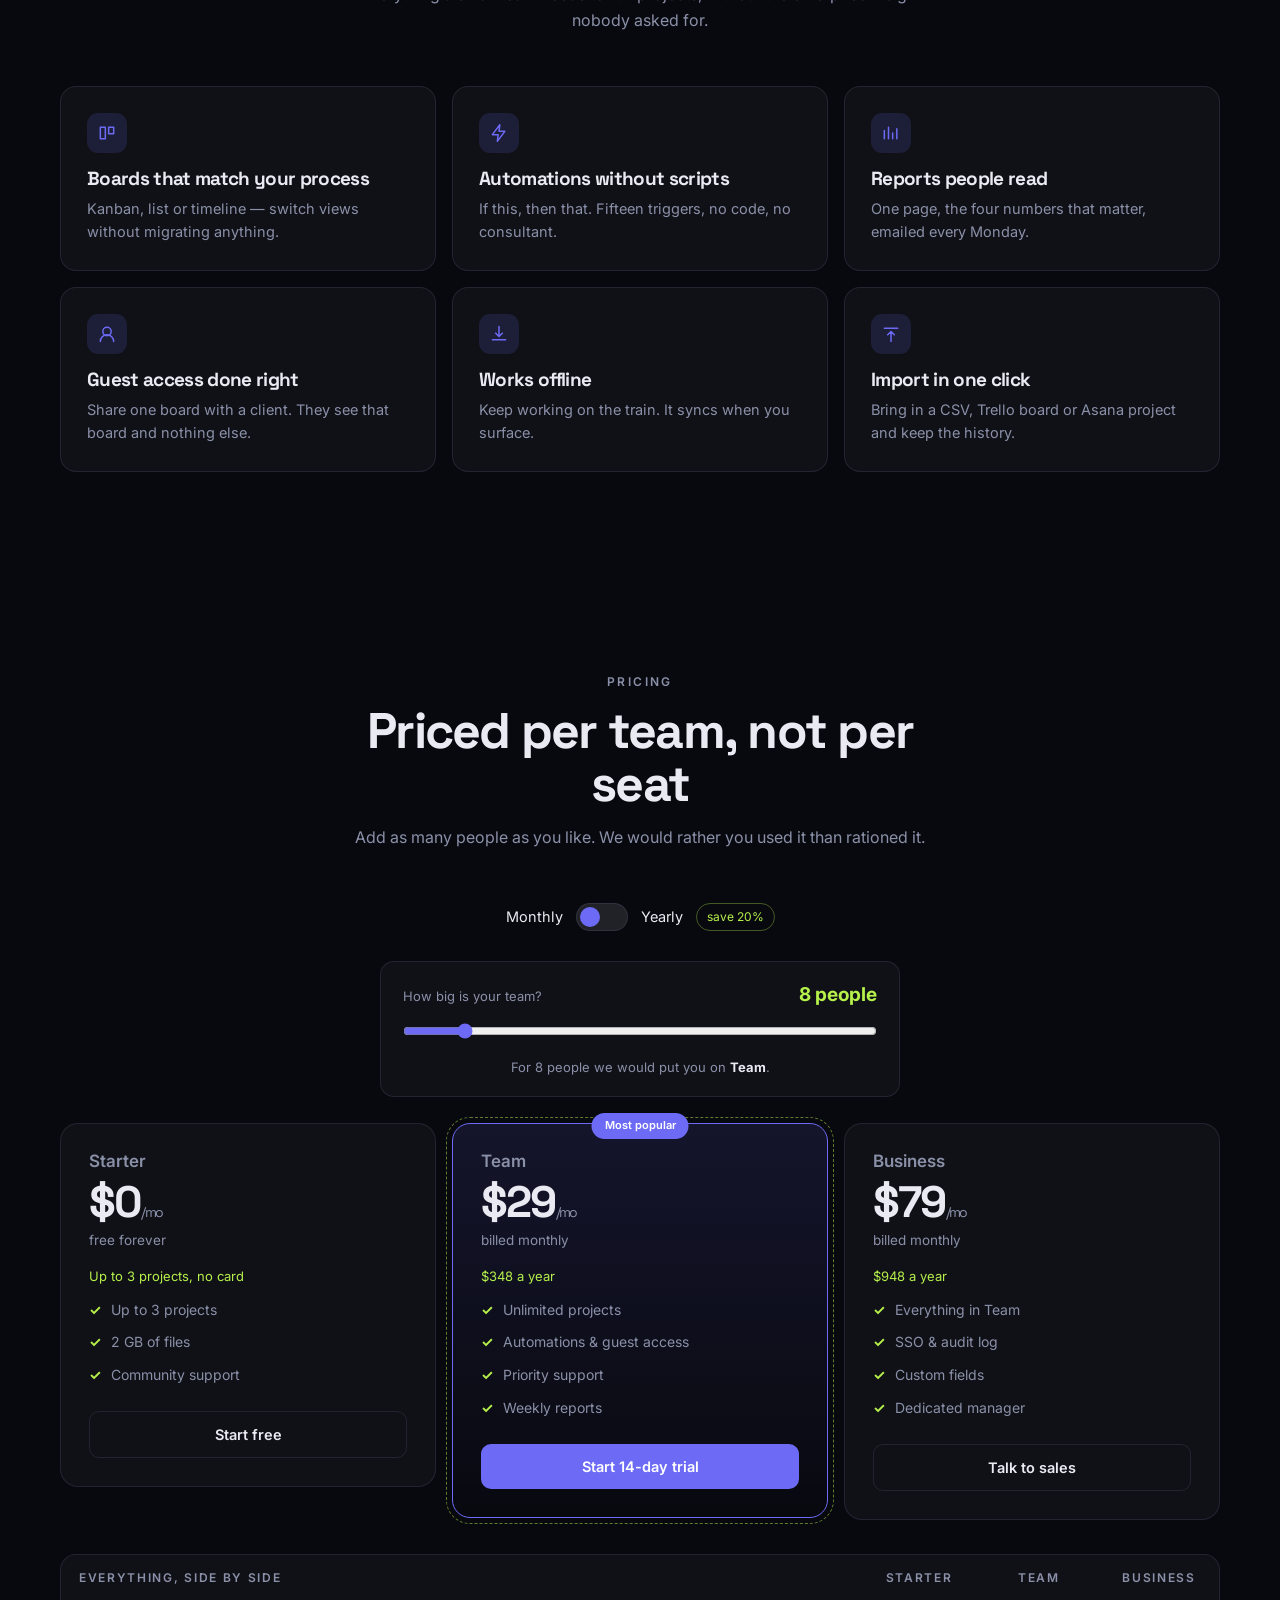
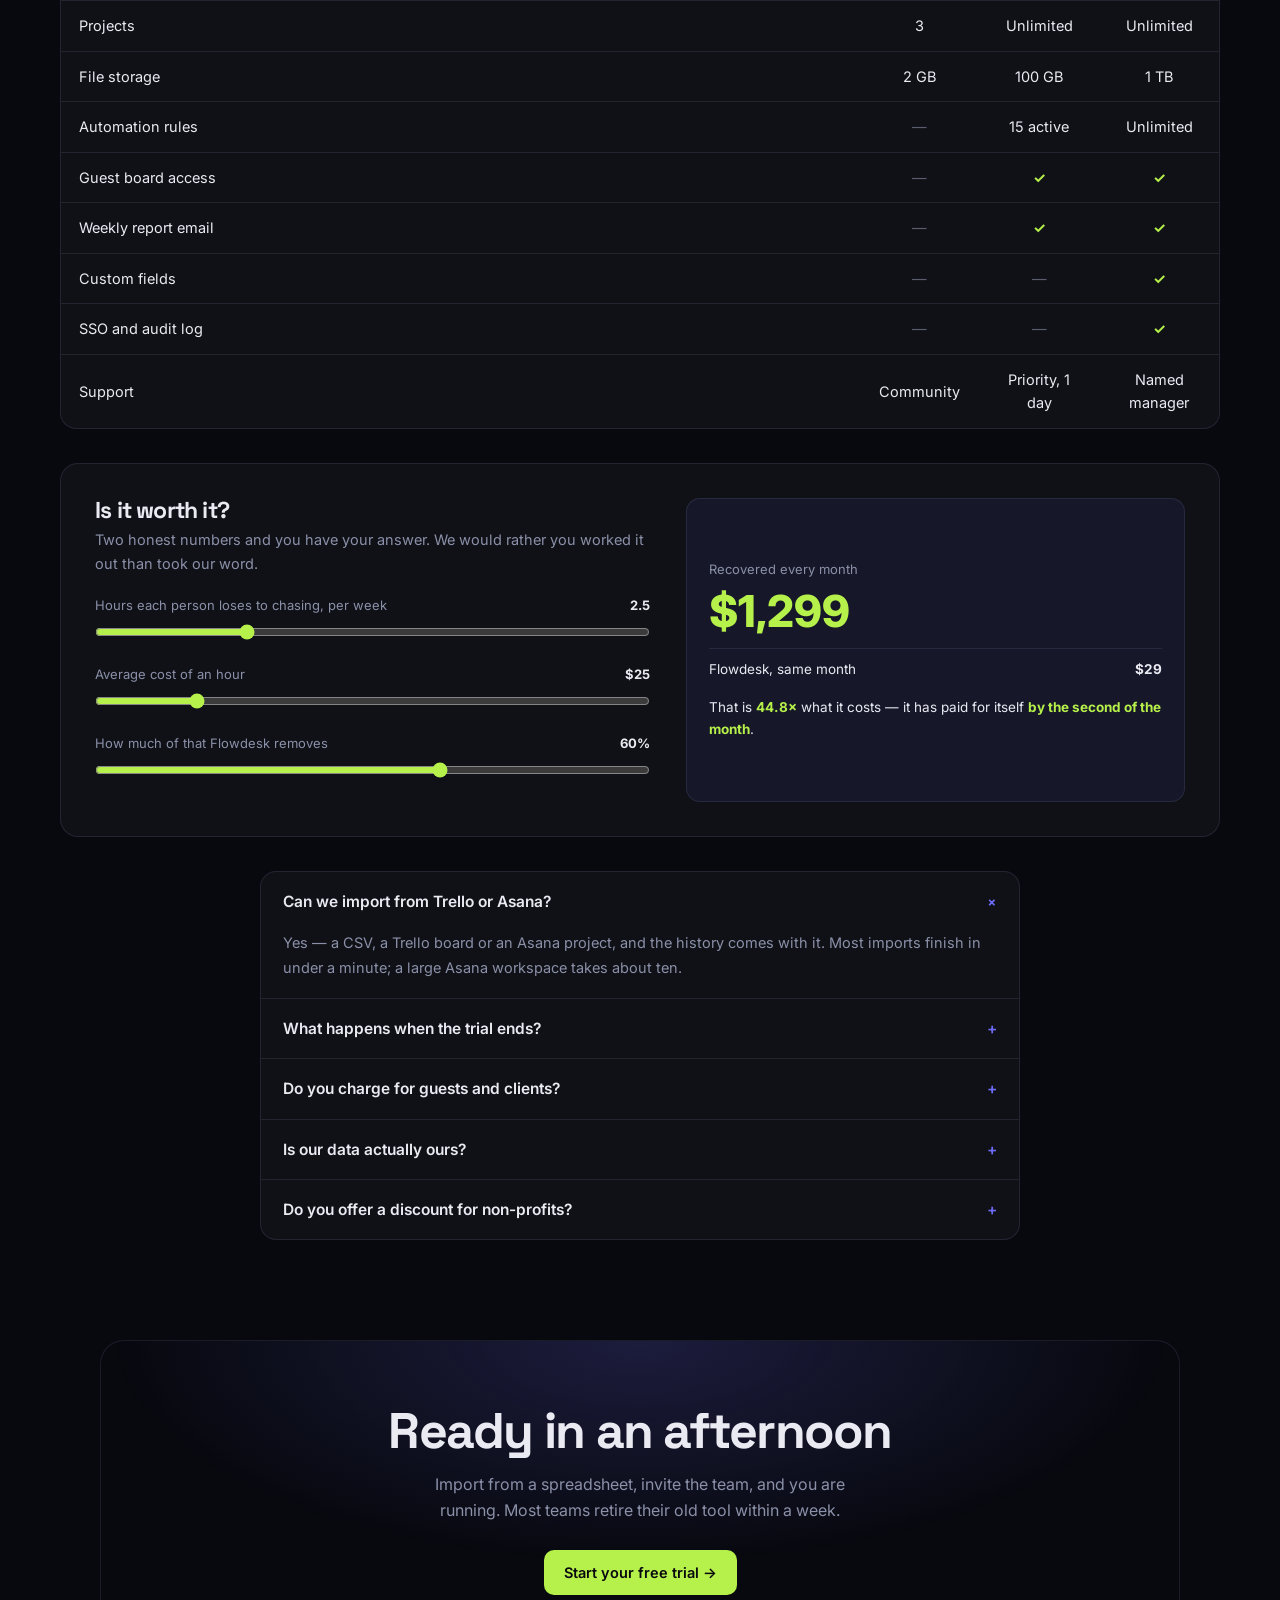
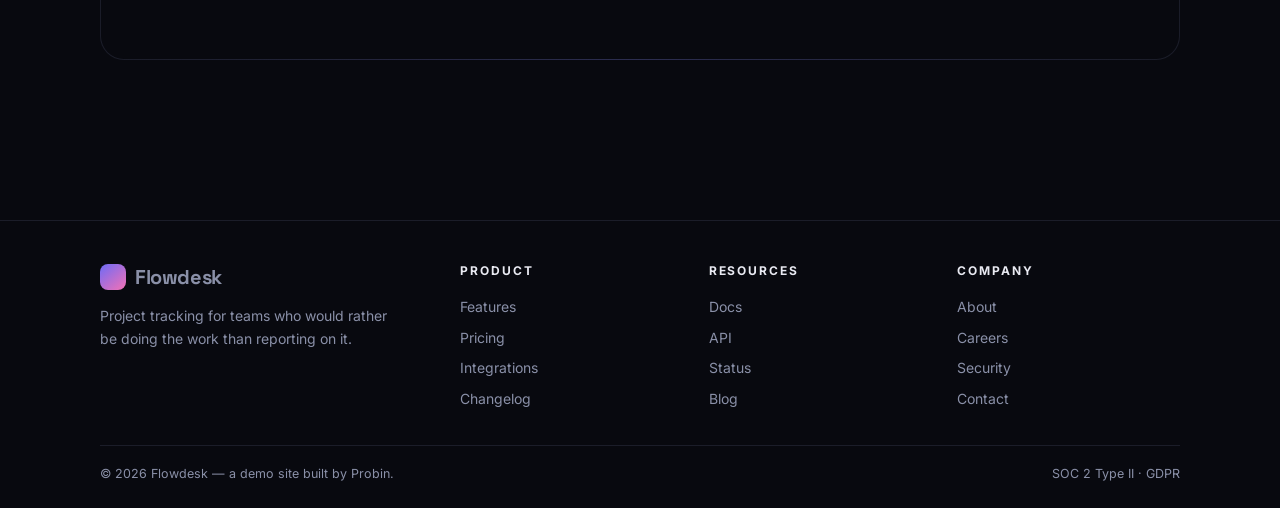
<file: demos/saas.html>
<!DOCTYPE html>
<html lang="en">
<head>
<meta charset="UTF-8" />
<meta name="viewport" content="width=device-width, initial-scale=1" />
<title>Flowdesk — SaaS landing page demo</title>
<meta name="robots" content="noindex" />
<link rel="preconnect" href="https://fonts.googleapis.com" />
<link rel="preconnect" href="https://fonts.gstatic.com" crossorigin />
<link href="https://fonts.googleapis.com/css2?family=Space+Grotesk:wght@400;500;700&family=Inter:wght@300;400;500;600;700&display=swap" rel="stylesheet" />
<style>
*,*::before,*::after{box-sizing:border-box}
*{margin:0;padding:0}
:root{
  --bg:#08090F; --bg2:#0D0F1A; --card:rgba(255,255,255,.035); --ink:#E9EAF2; --muted:#8A90A8;
  --line:rgba(140,150,200,.14); --indigo:#6D6BF6; --lime:#B6F04A; --pink:#F471B5;
}
body{background:var(--bg);color:var(--ink);font:400 16px/1.62 Inter,system-ui,sans-serif;-webkit-font-smoothing:antialiased;overflow-x:hidden}
a{color:inherit;text-decoration:none}
button{font:inherit;color:inherit;background:none;border:none;cursor:pointer;outline:none}
h1,h2,h3{font-family:'Space Grotesk',system-ui,sans-serif;font-weight:700;line-height:1.06;letter-spacing:-.035em}

/* Scroll reveals */
.reveal {
  opacity: 0;
  transform: translateY(30px);
  transition: opacity 0.8s cubic-bezier(0.16, 1, 0.3, 1), transform 0.8s cubic-bezier(0.16, 1, 0.3, 1);
}
.reveal.active {
  opacity: 1;
  transform: translateY(0);
}

.wrap{width:100%;max-width:1160px;margin-inline:auto;padding-inline:clamp(18px,4vw,40px)}
.ribbon{position:fixed;right:-46px;top:22px;z-index:99;transform:rotate(45deg);background:var(--lime);color:#08090F;
  font:700 11px/1 Inter,sans-serif;letter-spacing:.16em;text-transform:uppercase;padding:8px 56px;box-shadow: 0 2px 10px rgba(182,240,74,0.3)}

.back-to-portfolio{
  display:inline-flex;
  align-items:center;
  gap:6px;
  font-size:12px;
  font-weight:600;
  text-transform:uppercase;
  letter-spacing:0.08em;
  color:var(--lime);
  transition:opacity 0.25s, transform 0.25s;
}
.back-to-portfolio:hover{
  opacity:0.8;
  transform:translateX(-3px);
}

header{position:sticky;top:0;z-index:60;background:rgba(8,9,15,.8);backdrop-filter:blur(14px);border-bottom:1px solid var(--line)}
.nav{display:flex;align-items:center;gap:26px;padding:15px 0}
.logo{display:flex;align-items:center;gap:9px;font-family:'Space Grotesk';font-weight:700;font-size:20px;letter-spacing:-.02em}
.logo i{width:26px;height:26px;border-radius:8px;background:linear-gradient(140deg,var(--indigo),var(--pink))}
.menu{display:flex;gap:24px;margin-left:auto;font-size:14.5px;color:var(--muted)}
.menu a:hover{color:var(--ink)}
.btn{display:inline-flex;align-items:center;justify-content:center;gap:8px;padding:11px 20px;border-radius:10px;font-weight:600;font-size:14.5px;transition:.25s}
.btn-fill{background:var(--indigo);color:#fff}.btn-fill:hover{background:#5755e8;transform:translateY(-1px);box-shadow:0 12px 30px -12px rgba(109,107,246,.8)}
.btn-lime{background:var(--lime);color:#08090F}.btn-lime:hover{filter:brightness(1.08);transform:translateY(-1px);box-shadow:0 12px 30px -12px rgba(182,240,74,0.4)}
.btn-ghost{border:1px solid var(--line);color:var(--ink)}.btn-ghost:hover{border-color:var(--indigo);background:rgba(255,255,255,0.02)}

/* Mobile overlay navigation */
.burger{display:none;flex-direction:column;gap:5px;width:24px;height:24px;justify-content:center;cursor:pointer;z-index:100}
.burger span{display:block;width:100%;height:2px;background:var(--ink);transition:transform 0.3s, opacity 0.3s}

.mobile-overlay{
  position:fixed;inset:0;background:var(--bg);z-index:90;display:flex;flex-direction:column;justify-content:center;align-items:center;gap:28px;
  opacity:0;pointer-events:none;transition:opacity 0.3s ease;padding:40px;
}
.mobile-overlay.active{opacity:1;pointer-events:auto}
.mobile-overlay a{font-family:'Space Grotesk';font-size:32px;color:var(--ink);transition:transform 0.3s}
.mobile-overlay a:hover{color:var(--lime);transform:scale(1.05)}

.hero{position:relative;padding:clamp(56px,9vw,110px) 0 clamp(40px,6vw,70px);text-align:center}
.hero::before{content:'';position:absolute;inset:-10% -20% auto;height:520px;z-index:-1;
  background:radial-gradient(50% 60% at 50% 0%,rgba(109,107,246,.32),transparent 70%),
             radial-gradient(40% 50% at 78% 30%,rgba(244,113,181,.18),transparent 70%)}
.pill{display:inline-flex;align-items:center;gap:9px;border:1px solid var(--line);border-radius:99px;padding:6px 15px;
  font-size:13px;color:var(--muted);margin-bottom:26px;background:rgba(255,255,255,0.02)}
.pill b{color:var(--lime);font-weight:600}
.hero h1{font-size:clamp(38px,6.6vw,78px);margin-bottom:20px;font-weight:700}
.hero h1 span{background:linear-gradient(100deg,var(--indigo),var(--pink) 60%,var(--lime));
  -webkit-background-clip:text;background-clip:text;color:transparent}
.hero>.wrap>p{color:var(--muted);font-size:18px;max-width:52ch;margin:0 auto 30px}
.cta{display:flex;gap:12px;justify-content:center;flex-wrap:wrap;margin-bottom:14px}
.fineprint{font-size:13px;color:var(--muted)}

.app{margin-top:clamp(36px,5vw,60px);border:1px solid var(--line);border-radius:16px;overflow:hidden;
  background:var(--bg2);box-shadow:0 50px 100px -40px rgba(0,0,0,.9);text-align:left}
.appbar{display:flex;align-items:center;gap:7px;padding:11px 14px;border-bottom:1px solid var(--line);background:rgba(255,255,255,.02)}
.appbar i{width:9px;height:9px;border-radius:50%;background:rgba(255,255,255,.16)}
.appbar span{margin-left:10px;font-size:12px;color:var(--muted);font-family:'Space Grotesk'}
.appbody{display:grid;grid-template-columns:180px 1fr;min-height:320px}
.side{border-right:1px solid var(--line);padding:16px 12px;display:flex;flex-direction:column;gap:5px}
.side a{padding:9px 12px;border-radius:8px;font-size:13.5px;color:var(--muted);transition:all 0.25s}
.side a.on{background:rgba(109,107,246,.16);color:#fff}
.side a:hover:not(.on){color:var(--ink);background:rgba(255,255,255,0.02)}
.main{padding:20px;min-height:300px;display:flex;flex-direction:column;justify-content:space-between}
.kpis{display:grid;grid-template-columns:repeat(3,1fr);gap:12px;margin-bottom:18px}
.kpi{border:1px solid var(--line);border-radius:12px;padding:14px;background:rgba(255,255,255,0.01)}
.kpi span{font-size:11.5px;color:var(--muted);letter-spacing:.1em;text-transform:uppercase}
.kpi b{display:block;font-family:'Space Grotesk';font-size:26px;margin-top:5px}
.kpi em{font-style:normal;font-size:12px;color:var(--lime)}
.chart{border:1px solid var(--line);border-radius:12px;padding:16px;height:150px;display:flex;align-items:flex-end;gap:8px;background:rgba(255,255,255,0.01)}
.chart div{flex:1;border-radius:5px 5px 0 0;background:linear-gradient(180deg,var(--indigo),rgba(109,107,246,.16));
  animation:grow .9s cubic-bezier(.2,.8,.3,1) backwards}
@keyframes grow{from{height:4px!important}}

.logos{padding:clamp(34px,5vw,56px) 0;border-block:1px solid var(--line);margin-top:clamp(40px,6vw,70px)}
.logos p{text-align:center;font-size:12px;letter-spacing:.2em;text-transform:uppercase;color:var(--muted);margin-bottom:22px}
.lrow{display:flex;justify-content:center;gap:clamp(22px,5vw,56px);flex-wrap:wrap;align-items:center;
  font-family:'Space Grotesk';font-weight:700;font-size:19px;color:rgba(233,234,242,.32);letter-spacing:-.02em}

.sec{padding:clamp(54px,8vw,100px) 0}
.sec-head{text-align:center;max-width:620px;margin:0 auto clamp(34px,5vw,52px)}
.up{font-size:12px;letter-spacing:.2em;text-transform:uppercase;color:var(--indigo);font-weight:600;margin-bottom:14px}
.sec-head h2{font-size:clamp(28px,4.4vw,50px);margin-bottom:14px}
.sec-head p{color:var(--muted)}
.feats{display:grid;grid-template-columns:repeat(3,1fr);gap:16px}
.feat{border:1px solid var(--line);border-radius:16px;padding:26px;background:var(--card);transition:.35s}
.feat:hover{transform:translateY(-5px);border-color:rgba(109,107,246,.5);box-shadow: 0 10px 30px rgba(0,0,0,0.2)}
.feat .ic{width:40px;height:40px;border-radius:11px;display:grid;place-items:center;margin-bottom:16px;
  background:rgba(109,107,246,.14)}
.feat .ic svg{width:20px;height:20px;stroke:var(--indigo)}
.feat h3{font-size:19px;margin-bottom:8px}
.feat p{color:var(--muted);font-size:14.5px}

.toggle{display:flex;align-items:center;justify-content:center;gap:13px;margin-bottom:30px;font-size:14.5px}
.sw{width:52px;height:28px;border-radius:99px;background:rgba(255,255,255,.1);border:1px solid var(--line);position:relative;transition:.3s}
.sw i{position:absolute;top:3px;left:3px;width:20px;height:20px;border-radius:50%;background:var(--indigo);transition:.3s cubic-bezier(.34,1.56,.64,1)}
.sw.on{background:rgba(109,107,246,.3)}.sw.on i{left:27px;background:var(--lime)}
.save{font-size:12px;color:var(--lime);border:1px solid rgba(182,240,74,.35);border-radius:99px;padding:3px 10px}
.plans{display:grid;grid-template-columns:repeat(3,1fr);gap:16px;align-items:start}
.plan{border:1px solid var(--line);border-radius:18px;padding:28px;background:var(--card);position:relative;transition:all 0.3s ease}
.plan:hover{transform:translateY(-5px);border-color:var(--indigo)}
.plan.hot{border-color:var(--indigo);background:linear-gradient(180deg,rgba(109,107,246,.12),transparent)}
.plan.hot::before{content:'Most popular';position:absolute;top:-11px;left:50%;transform:translateX(-50%);
  background:var(--indigo);color:#fff;font-size:11px;font-weight:600;padding:4px 13px;border-radius:99px;white-space:nowrap}
.plan h3{font-size:17px;font-family:Inter;font-weight:600;letter-spacing:0;color:var(--muted);margin-bottom:10px}
.plan .amt{font-family:'Space Grotesk';font-size:44px;font-weight:700;letter-spacing:-.04em;line-height:1}
.plan .per{font-size:13.5px;color:var(--muted);margin:6px 0 20px}
.plan ul{list-style:none;display:flex;flex-direction:column;gap:10px;margin-bottom:24px}
.plan li{font-size:14px;color:var(--muted);display:flex;gap:10px;align-items:flex-start}
.plan li::before{content:'✓';color:var(--lime);font-weight:700}
.plan .btn{width:100%}

.close{text-align:center;border:1px solid var(--line);border-radius:24px;padding:clamp(34px,5vw,66px);
  background:radial-gradient(70% 100% at 50% 0%,rgba(109,107,246,.2),transparent 70%)}
.close h2{font-size:clamp(28px,4.4vw,50px);margin-bottom:14px}
.close p{color:var(--muted);max-width:46ch;margin:0 auto 26px}

/* Back to Top button */
.back-to-top{
  position:fixed;bottom:26px;right:26px;width:44px;height:44px;border-radius:50%;background:var(--bg2);border:1px solid var(--line);
  display:grid;place-items:center;box-shadow:0 4px 12px rgba(0,0,0,0.5);z-index:45;cursor:pointer;
  opacity:0;transform:translateY(10px);transition:all 0.3s ease;
}
.back-to-top.active{opacity:1;transform:translateY(0)}
.back-to-top:hover{transform:translateY(-2px);border-color:var(--lime)}

.toast{position:fixed;left:50%;bottom:26px;transform:translate(-50%,140%);background:var(--indigo);color:#fff;
  padding:13px 22px;border-radius:99px;font-size:14px;font-weight:600;z-index:100;transition:transform .45s cubic-bezier(.34,1.56,.64,1);box-shadow: 0 10px 30px rgba(109,107,246,0.3)}
.toast.on{transform:translate(-50%,0)}

footer{border-top:1px solid var(--line);margin-top:clamp(50px,7vw,90px);padding:40px 0 24px;color:var(--muted);font-size:14px}
.fgrid{display:grid;grid-template-columns:1.5fr repeat(3,1fr);gap:26px;margin-bottom:30px}
.fgrid h4{color:var(--ink);font-size:12px;letter-spacing:.16em;text-transform:uppercase;margin-bottom:12px}
.fgrid a{display:block;padding:4px 0}.fgrid a:hover{color:var(--ink)}
.fbase{border-top:1px solid var(--line);padding-top:18px;display:flex;justify-content:space-between;gap:12px;flex-wrap:wrap;font-size:12.5px}

/* ── Seat slider ──────────────────────────────────────── */
.seats{max-width:520px;margin:0 auto 26px;border:1px solid var(--line);border-radius:14px;padding:18px 22px;background:var(--card)}
.seats .top{display:flex;justify-content:space-between;align-items:baseline;margin-bottom:10px}
.seats .top span{font-size:13px;color:var(--muted)}
.seats .top b{font-size:19px;color:var(--lime)}
.seats input[type=range]{width:100%;accent-color:var(--indigo)}
.seats .rec{font-size:13px;color:var(--muted);margin-top:10px;text-align:center}
.seats .rec b{color:var(--ink)}
.plan .amt small{font-size:14px;color:var(--muted);font-weight:400}
.plan .tot{font-size:13px;color:var(--lime);margin-top:-6px;margin-bottom:12px}
.plan.rec-plan{outline:1px dashed rgba(182,240,74,.5);outline-offset:5px}

/* ── Comparison table ─────────────────────────────────── */
.cmp-wrap{overflow-x:auto;margin-top:34px;border:1px solid var(--line);border-radius:16px;background:var(--card)}
table.cmp{width:100%;border-collapse:collapse;font-size:14.5px;min-width:560px}
table.cmp th,table.cmp td{padding:13px 18px;text-align:left;border-bottom:1px solid var(--line)}
table.cmp thead th{font-size:12px;letter-spacing:.14em;text-transform:uppercase;color:var(--muted);font-weight:600}
table.cmp td:not(:first-child),table.cmp th:not(:first-child){text-align:center;width:120px}
table.cmp tr:last-child td{border-bottom:none}
table.cmp .yes{color:var(--lime);font-weight:700}
table.cmp .no{color:var(--muted);opacity:.6}
table.cmp tbody tr:hover{background:rgba(255,255,255,.02)}

/* ── ROI calculator ───────────────────────────────────── */
.roi{display:grid;grid-template-columns:1fr .9fr;gap:clamp(20px,3vw,36px);border:1px solid var(--line);
  border-radius:18px;padding:clamp(22px,3vw,34px);background:var(--card);margin-top:34px}
.roi h3{font-size:23px;margin-bottom:6px}
.roi .sub{color:var(--muted);font-size:14.5px;margin-bottom:20px}
.roi .row{margin-bottom:16px}
.roi .row label{display:flex;justify-content:space-between;font-size:13px;color:var(--muted);margin-bottom:6px}
.roi .row label b{color:var(--ink)}
.roi input[type=range]{width:100%;accent-color:var(--lime)}
.roi-out{border:1px solid var(--line);border-radius:14px;padding:22px;background:rgba(109,107,246,.08);display:flex;flex-direction:column;justify-content:center;gap:8px}
.roi-out .big{font-size:clamp(30px,5vw,44px);font-weight:800;color:var(--lime);line-height:1.05}
.roi-out .lbl{font-size:13px;color:var(--muted)}
.roi-out .split{display:flex;justify-content:space-between;font-size:13.5px;padding-top:10px;margin-top:6px;border-top:1px solid var(--line)}
.roi-out .verdict{font-size:13.5px;margin-top:8px;line-height:1.6}
.roi-out .verdict b{color:var(--lime)}

/* ── FAQ ──────────────────────────────────────────────── */
.faq{max-width:760px;margin:34px auto 0;border:1px solid var(--line);border-radius:16px;overflow:hidden;background:var(--card)}
.qa{border-bottom:1px solid var(--line)}
.qa:last-child{border-bottom:none}
.qa button{width:100%;text-align:left;padding:17px 22px;display:flex;justify-content:space-between;gap:16px;align-items:center;font-size:15.5px;font-weight:600;transition:background .2s}
.qa button:hover{background:rgba(255,255,255,.03)}
.qa button i{font-style:normal;color:var(--indigo);transition:transform .3s;flex-shrink:0}
.qa.open button i{transform:rotate(45deg)}
.qa .a{max-height:0;overflow:hidden;transition:max-height .38s cubic-bezier(.16,1,.3,1)}
.qa.open .a{max-height:230px}
.qa .a p{padding:0 22px 18px;color:var(--muted);font-size:14.5px;line-height:1.7}

/* ── Signup modal ─────────────────────────────────────── */
.su-overlay{position:fixed;inset:0;background:rgba(4,5,10,.72);z-index:120;opacity:0;pointer-events:none;transition:opacity .3s}
.su-overlay.on{opacity:1;pointer-events:auto}
.su{position:fixed;left:50%;top:50%;transform:translate(-50%,-46%);z-index:121;width:min(430px,94vw);
  background:var(--bg2);border:1px solid var(--line);border-radius:18px;padding:clamp(22px,3vw,30px);
  opacity:0;pointer-events:none;transition:opacity .3s,transform .3s cubic-bezier(.16,1,.3,1);box-shadow:0 40px 90px -30px #000}
.su.on{opacity:1;pointer-events:auto;transform:translate(-50%,-50%)}
.su h3{font-size:24px;margin-bottom:6px}
.su .sub{color:var(--muted);font-size:14px;margin-bottom:18px}
.su .fld{margin-bottom:13px}
.su label{display:block;font-size:12px;letter-spacing:.1em;text-transform:uppercase;color:var(--muted);font-weight:600;margin-bottom:6px}
.su input,.su select{width:100%;padding:11px 13px;border:1px solid var(--line);border-radius:9px;background:rgba(255,255,255,.04);color:var(--ink);font:inherit;font-size:14.5px}
.su input:focus,.su select:focus{outline:none;border-color:var(--indigo)}
.su select option{background:var(--bg2)}
.su .slug{font-size:12.5px;color:var(--muted);margin-top:6px}
.su .slug b{color:var(--lime)}
.su .btn{width:100%;margin-top:6px}
.su .err{font-size:12px;color:var(--pink);margin-top:5px;display:none}
.su .fld.bad input{border-color:var(--pink)}
.su .fld.bad .err{display:block}
.su .fine{font-size:12px;color:var(--muted);margin-top:12px;text-align:center}
.su-close{position:absolute;right:14px;top:12px;font-size:18px;color:var(--muted)}
.su-done{text-align:center}
.su-done .tick{width:52px;height:52px;border-radius:50%;background:var(--lime);color:#08090F;display:grid;place-items:center;font-size:25px;margin:0 auto 14px}

@media(max-width:820px){ .roi{grid-template-columns:1fr} }
@media(max-width:940px){.feats,.plans{grid-template-columns:1fr}
  .appbody{grid-template-columns:1fr}
  .side{flex-direction:row;overflow-x:auto;border-right:none;border-bottom:1px solid var(--line)}
  .menu{display:none}.fgrid{grid-template-columns:1fr 1fr}.burger{display:flex}}
@media(max-width:600px){.kpis{grid-template-columns:1fr}}
</style>
</head>
<body>
<div class="ribbon">Demo</div>

<header><div class="wrap nav">
  <a href="../index.html#demos" class="back-to-portfolio">← Back to Portfolio</a>
  <div class="logo" style="margin-left: auto;"><i></i>Flowdesk</div>
  <nav class="menu" style="margin-left: auto;"><a href="#features">Features</a><a href="#pricing">Pricing</a><a href="#">Docs</a><a href="#">Changelog</a><a href="#">Blog</a></nav>
  <div style="display: flex; align-items: center; gap: 14px; margin-left: auto;">
    <a class="btn btn-ghost" href="#" onclick="toast('Demo Sign In trigger')">Sign in</a>
    <a class="btn btn-fill" href="#pricing">Start free</a>
    <div class="burger" id="burger-menu">
      <span></span>
      <span></span>
      <span></span>
    </div>
  </div>
</div></header>

<!-- Mobile Navigation Menu -->
<div class="mobile-overlay" id="mobile-overlay">
  <a href="../index.html#demos" style="font-size: 16px; margin-bottom: 20px; font-family: 'Space Grotesk'; color: var(--lime);">← Back to Portfolio</a>
  <a href="#features" onclick="toggleMobileMenu()">Features</a>
  <a href="#pricing" onclick="toggleMobileMenu()">Pricing</a>
  <a href="#" onclick="toggleMobileMenu()">Sign In</a>
</div>

<section class="hero">
  <div class="wrap">
    <span class="pill"><b>New</b> Automations are out of beta →</span>
    <h1>Your team's work,<br /><span>finally in one place.</span></h1>
    <p>Flowdesk replaces the spreadsheet, the group chat and the three tools nobody logs into. Set it up in an afternoon, not a quarter.</p>
    <div class="cta">
      <a class="btn btn-lime" href="#pricing" onclick="event.preventDefault();openSignup('Team')">Start free — 14 days</a>
      <a class="btn btn-ghost" href="#features">See how it works</a>
    </div>
    <p class="fineprint">No card required · Cancel in one click · SOC 2 Type II</p>

    <!-- Interactive Mockup App Dashboard -->
    <div class="app reveal">
      <div class="appbar"><i></i><i></i><i></i><span>app.flowdesk.io/dashboard</span></div>
      <div class="appbody">
        <nav class="side" id="mock-nav">
          <a class="on" data-tab="Overview">Overview</a>
          <a data-tab="Projects">Projects</a>
          <a data-tab="Automations">Automations</a>
          <a data-tab="Reports">Reports</a>
        </nav>
        <div class="main" id="mock-main">
          <!-- Overview Tab Content -->
          <div class="kpis">
            <div class="kpi"><span>Open tasks</span><b>248</b><em>▼ 12% this week</em></div>
            <div class="kpi"><span>Cycle time</span><b>3.2d</b><em>▼ 0.8d</em></div>
            <div class="kpi"><span>On time</span><b>94%</b><em>▲ 6%</em></div>
          </div>
          <div class="chart" id="chart"></div>
        </div>
      </div>
    </div>
  </div>
</section>

<section class="logos">
  <div class="wrap">
    <p>Trusted by teams at</p>
    <div class="lrow"><span>Northwind</span><span>Loop</span><span>Cassava</span><span>Verge</span><span>Tidal</span><span>Kite</span></div>
  </div>
</section>

<section class="sec wrap reveal" id="features">
  <div class="sec-head">
    <p class="up">Features</p>
    <h2>Fewer tools. Less chasing.</h2>
    <p>Everything a small team needs to run projects, without the enterprise weight nobody asked for.</p>
  </div>
  <div class="feats" id="feats"></div>
</section>

<section class="sec wrap reveal" id="pricing">
  <div class="sec-head">
    <p class="up">Pricing</p>
    <h2>Priced per team, not per seat</h2>
    <p>Add as many people as you like. We would rather you used it than rationed it.</p>
  </div>
  <div class="toggle">
    <span>Monthly</span>
    <button class="sw" id="sw" aria-label="Toggle billing period"><i></i></button>
    <span>Yearly</span><span class="save">save 20%</span>
  </div>
  <!-- Seats drive the totals: the per-team headline is honest only
       if you can see what your team actually pays. -->
  <div class="seats">
    <div class="top">
      <span>How big is your team?</span>
      <b id="seat-val">8 people</b>
    </div>
    <input type="range" id="seat" min="1" max="60" value="8" />
    <p class="rec" id="seat-rec"></p>
  </div>

  <div class="plans" id="plans"></div>

  <div class="cmp-wrap">
    <table class="cmp" id="cmp"></table>
  </div>

  <!-- Worth-it calculator: the objection every SaaS page dodges -->
  <div class="roi">
    <div>
      <h3>Is it worth it?</h3>
      <p class="sub">Two honest numbers and you have your answer. We would rather you worked it out than took our word.</p>
      <div class="row">
        <label for="r-hours">Hours each person loses to chasing, per week <b id="r-hours-val">2.5</b></label>
        <input type="range" id="r-hours" min="0.5" max="8" step="0.5" value="2.5" />
      </div>
      <div class="row">
        <label for="r-rate">Average cost of an hour <b id="r-rate-val">$25</b></label>
        <input type="range" id="r-rate" min="5" max="120" step="5" value="25" />
      </div>
      <div class="row">
        <label for="r-cut">How much of that Flowdesk removes <b id="r-cut-val">60%</b></label>
        <input type="range" id="r-cut" min="10" max="90" step="5" value="60" />
      </div>
    </div>
    <div class="roi-out">
      <span class="lbl">Recovered every month</span>
      <span class="big" id="r-save">$0</span>
      <div class="split"><span>Flowdesk, same month</span><b id="r-cost">$0</b></div>
      <p class="verdict" id="r-verdict"></p>
    </div>
  </div>

  <div class="faq" id="faq"></div>
</section>

<section class="wrap reveal" style="padding-bottom:clamp(40px,6vw,70px)">
  <div class="close">
    <h2>Ready in an afternoon</h2>
    <p>Import from a spreadsheet, invite the team, and you are running. Most teams retire their old tool within a week.</p>
    <a class="btn btn-lime" href="#" onclick="event.preventDefault();openSignup('Team')">Start your free trial →</a>
  </div>
</section>

<button class="back-to-top" id="back-to-top" aria-label="Scroll to top">↑</button>
<!-- Sign-up: a real form with validation rather than a toast -->
<div class="su-overlay" id="su-overlay" onclick="closeSignup()"></div>
<div class="su" id="su" role="dialog" aria-modal="true" aria-label="Start your trial">
  <button class="su-close" onclick="closeSignup()" aria-label="Close">✕</button>
  <div id="su-form">
    <h3 id="su-title">Start your free trial</h3>
    <p class="sub" id="su-sub">Fourteen days, no card. Cancel with one click.</p>
    <div class="fld">
      <label for="su-email">Work email</label>
      <input id="su-email" type="email" placeholder="you@company.com" autocomplete="email" />
      <span class="err">That does not look like a work email yet.</span>
    </div>
    <div class="fld">
      <label for="su-team">Workspace name</label>
      <input id="su-team" placeholder="Northwind" />
      <span class="err">Give the workspace a name.</span>
      <p class="slug">Your team will live at <b id="su-slug">northwind.flowdesk.io</b></p>
    </div>
    <div class="fld">
      <label for="su-size">Team size</label>
      <select id="su-size">
        <option>Just me</option><option selected>2–10</option><option>11–25</option><option>26–60</option><option>60+</option>
      </select>
    </div>
    <button class="btn btn-lime" onclick="createWorkspace()">Create workspace</button>
    <p class="fine">Demo only — nothing is created and no email is sent.</p>
  </div>
  <div id="su-done" style="display:none"></div>
</div>

<div class="toast" id="toast"></div>

<footer><div class="wrap">
  <div class="fgrid">
    <div>
      <div class="logo" style="margin-bottom:12px"><i></i>Flowdesk</div>
      <p style="max-width:32ch">Project tracking for teams who would rather be doing the work than reporting on it.</p>
    </div>
    <div><h4>Product</h4><a href="#">Features</a><a href="#">Pricing</a><a href="#">Integrations</a><a href="#">Changelog</a></div>
    <div><h4>Resources</h4><a href="#">Docs</a><a href="#">API</a><a href="#">Status</a><a href="#">Blog</a></div>
    <div><h4>Company</h4><a href="#">About</a><a href="#">Careers</a><a href="#">Security</a><a href="#">Contact</a></div>
  </div>
  <div class="fbase"><span>© 2026 Flowdesk — a demo site built by Probin.</span><span>SOC 2 Type II · GDPR</span></div>
</div></footer>

<script>
const TAB_DATA = {
  Overview: {
    kpis: [
      { t: 'Open tasks', v: '248', c: '▼ 12% this week' },
      { t: 'Cycle time', v: '3.2d', c: '▼ 0.8d' },
      { t: 'On time', v: '94%', c: '▲ 6%' }
    ],
    chart: [38,52,44,66,58,74,62,86,71,94,80,100]
  },
  Projects: {
    kpis: [
      { t: 'Active Projects', v: '18', c: '▲ 2 new' },
      { t: 'Completed', v: '142', c: 'this quarter' },
      { t: 'Overdue', v: '1', c: 'high priority' }
    ],
    chart: [70,80,65,75,90,95,85,90,100,85,95,90]
  },
  Automations: {
    kpis: [
      { t: 'Active Rules', v: '34', c: 'running smoothly' },
      { t: 'Triggers fired', v: '12.4k', c: '▲ 44%' },
      { t: 'Hours saved', v: '48h', c: 'this month' }
    ],
    chart: [20,35,45,30,55,60,70,85,90,80,95,100]
  },
  Reports: {
    kpis: [
      { t: 'Delivered', v: '42', c: 'sent to clients' },
      { t: 'Read rate', v: '98%', c: 'high engagement' },
      { t: 'Avg. feedback', v: '4.8★', c: 'excellent rating' }
    ],
    chart: [85,88,90,92,95,93,96,98,99,97,99,100]
  }
};

function renderMockupTab(tabName) {
  const data = TAB_DATA[tabName];
  const mainDiv = document.getElementById('mock-main');
  
  const kpisHtml = `
    <div class="kpis">
      ${data.kpis.map(k => `
        <div class="kpi">
          <span>${k.t}</span>
          <b>${k.v}</b>
          <em>${k.c}</em>
        </div>
      `).join('')}
    </div>
  `;
  
  const chartHtml = `
    <div class="chart">
      ${data.chart.map((h, i) => `
        <div style="height:${h}%; animation-delay:${i * 40}ms"></div>
      `).join('')}
    </div>
  `;
  
  mainDiv.innerHTML = kpisHtml + chartHtml;
}

// Set up Mockup Nav Tab clicks
document.getElementById('mock-nav').addEventListener('click', e => {
  const target = e.target.closest('a');
  if (!target) return;
  
  document.querySelectorAll('#mock-nav a').forEach(a => a.classList.remove('on'));
  target.classList.add('on');
  
  renderMockupTab(target.dataset.tab);
});

// Render initial overview chart
renderMockupTab('Overview');

const FEATS = [
  ['Boards that match your process','Kanban, list or timeline — switch views without migrating anything.','M4 5h6v14H4zM14 5h6v8h-6z'],
  ['Automations without scripts','If this, then that. Fifteen triggers, no code, no consultant.','M13 2 4 14h7l-1 8 9-12h-7z'],
  ['Reports people read','One page, the four numbers that matter, emailed every Monday.','M4 19V9m5 10V5m5 14v-7m5 7V7'],
  ['Guest access done right','Share one board with a client. They see that board and nothing else.','M12 14a5 5 0 1 0 0-10 5 5 0 0 0 0 10Zm-8 7a8 8 0 0 1 16 0'],
  ['Works offline','Keep working on the train. It syncs when you surface.','M12 3v12m0 0-4-4m4 4 4-4M4 19h16'],
  ['Import in one click','Bring in a CSV, Trello board or Asana project and keep the history.','M12 21V9m0 0-4 4m4-4 4 4M4 5h16']
];
document.getElementById('feats').innerHTML = FEATS.map(([t,d,p])=>`
  <article class="feat">
    <span class="ic"><svg viewBox="0 0 24 24" fill="none" stroke-width="1.8" stroke-linecap="round" stroke-linejoin="round"><path d="${p}"/></svg></span>
    <h3>${t}</h3><p>${d}</p>
  </article>`).join('');

const PLANS = [
  { n:'Starter', m:0,  y:0,  seatCap:3,  hot:false, f:['Up to 3 projects','2 GB of files','Community support'], cta:'Start free', k:'btn-ghost' },
  { n:'Team',    m:29, y:23, seatCap:25, hot:true,  f:['Unlimited projects','Automations & guest access','Priority support','Weekly reports'], cta:'Start 14-day trial', k:'btn-fill' },
  { n:'Business',m:79, y:63, seatCap:999,hot:false, f:['Everything in Team','SSO & audit log','Custom fields','Dedicated manager'], cta:'Talk to sales', k:'btn-ghost' }
];

/* Priced per team, but the extra-seat charge is what people
   actually want to know — so show both. */
const SEAT_FEE = { Starter:0, Team:4, Business:3 };
let yearly = false, seats = 8;

const sw = document.getElementById('sw');
sw.addEventListener('click', () => { yearly = !yearly; sw.classList.toggle('on', yearly); paint(); });

const seatInput = document.getElementById('seat');
seatInput.addEventListener('input', e => { seats = +e.target.value; paint(); roi(); });

function planFor(n){
  return PLANS.find(p => n <= p.seatCap) || PLANS[PLANS.length - 1];
}
function monthly(p){
  const base = yearly ? p.y : p.m;
  if (!base) return 0;
  const extra = Math.max(0, seats - 10) * SEAT_FEE[p.n];
  return base + extra;
}
const money = n => '$' + n.toLocaleString('en-US');

function paint(){
  const rec = planFor(seats);
  document.getElementById('seat-val').textContent = seats + (seats === 1 ? ' person' : ' people');
  document.getElementById('seat-rec').innerHTML =
    `For ${seats} ${seats === 1 ? 'person' : 'people'} we would put you on <b>${rec.n}</b>` +
    (rec.n === 'Starter' ? ' — free, and genuinely enough at that size.' : '.');

  document.getElementById('plans').innerHTML = PLANS.map(p => {
    const m = monthly(p);
    const over = Math.max(0, seats - 10);
    return `<div class="plan${p.hot ? ' hot' : ''}${p === rec ? ' rec-plan' : ''}">
      <h3>${p.n}</h3>
      <div class="amt">${money(m)}<small>/mo</small></div>
      <p class="per">${p.m ? (yearly ? 'billed yearly' : 'billed monthly') : 'free forever'}</p>
      ${p.m ? `<p class="tot">${money(m * 12)} a year${over ? ` · includes ${over} extra seats` : ''}${yearly ? ` · saves ${money((p.m - p.y) * 12)}` : ''}</p>` : '<p class="tot">Up to 3 projects, no card</p>'}
      <ul>${p.f.map(f => `<li>${f}</li>`).join('')}</ul>
      <button class="btn ${p.k}" onclick="openSignup('${p.n}')">${p.cta}</button>
    </div>`;
  }).join('');
}

/* ── comparison table ──────────────────────────────────── */
const CMP = [
  ['Projects', '3', 'Unlimited', 'Unlimited'],
  ['File storage', '2 GB', '100 GB', '1 TB'],
  ['Automation rules', false, '15 active', 'Unlimited'],
  ['Guest board access', false, true, true],
  ['Weekly report email', false, true, true],
  ['Custom fields', false, false, true],
  ['SSO and audit log', false, false, true],
  ['Support', 'Community', 'Priority, 1 day', 'Named manager']
];
const cell = v => v === true ? '<span class="yes">✓</span>'
                 : v === false ? '<span class="no">—</span>' : v;
document.getElementById('cmp').innerHTML = `
  <thead><tr><th>Everything, side by side</th><th>Starter</th><th>Team</th><th>Business</th></tr></thead>
  <tbody>${CMP.map(r => `<tr><td>${r[0]}</td><td>${cell(r[1])}</td><td>${cell(r[2])}</td><td>${cell(r[3])}</td></tr>`).join('')}</tbody>`;

/* ── worth-it calculator ───────────────────────────────── */
function roi(){
  const hours = +document.getElementById('r-hours').value;
  const rate  = +document.getElementById('r-rate').value;
  const cut   = +document.getElementById('r-cut').value;
  document.getElementById('r-hours-val').textContent = hours;
  document.getElementById('r-rate-val').textContent = money(rate);
  document.getElementById('r-cut-val').textContent = cut + '%';

  const saved = hours * 4.33 * rate * seats * (cut / 100);
  const cost  = monthly(planFor(seats));
  document.getElementById('r-save').textContent = money(Math.round(saved));
  document.getElementById('r-cost').textContent = cost ? money(cost) : 'Free';

  const v = document.getElementById('r-verdict');
  if (!cost) v.innerHTML = `At ${seats} people you are on the free plan, so everything you recover is <b>yours</b>.`;
  else if (saved > cost * 3){
    const days = 30 * cost / saved;
    v.innerHTML = `That is <b>${(saved / cost).toFixed(1)}×</b> what it costs — it has paid for itself ` +
      (days < 1.5 ? `<b>by the second of the month</b>.` : `<b>${Math.round(days)} days</b> into the month.`);
  }
  else if (saved > cost) v.innerHTML = `Ahead, but not dramatically. Worth a trial before you commit — and if it does not land, cancel.`;
  else v.innerHTML = `On those numbers it does <b>not</b> pay for itself. Stay on the free plan until the chasing gets worse.`;
}
['r-hours','r-rate','r-cut'].forEach(id => document.getElementById(id).addEventListener('input', roi));

/* ── FAQ ───────────────────────────────────────────────── */
const FAQ = [
  ['Can we import from Trello or Asana?', 'Yes — a CSV, a Trello board or an Asana project, and the history comes with it. Most imports finish in under a minute; a large Asana workspace takes about ten.'],
  ['What happens when the trial ends?', 'Nothing disappears. The workspace drops to the free plan, and everything above the free limits goes read-only until you upgrade or tidy up.'],
  ['Do you charge for guests and clients?', 'No. Guest board access is free on Team and Business, however many clients you invite. You only pay for people on your side.'],
  ['Is our data actually ours?', 'Yes, and exportable at any time as CSV or JSON, without asking us. Deleting the workspace deletes it — thirty days in cold backup, then gone.'],
  ['Do you offer a discount for non-profits?', 'Fifty per cent, permanently. Email us from your organisation domain and we will apply it the same day.']
];
document.getElementById('faq').innerHTML = FAQ.map(([q, a], i) => `
  <div class="qa${i === 0 ? ' open' : ''}">
    <button onclick="this.parentElement.classList.toggle('open')">${q}<i>+</i></button>
    <div class="a"><p>${a}</p></div>
  </div>`).join('');

/* ── signup ────────────────────────────────────────────── */
window.openSignup = function(plan){
  document.getElementById('su-title').textContent =
    plan === 'Business' ? 'Talk to sales' : plan === 'Starter' ? 'Create your free workspace' : 'Start your free trial';
  document.getElementById('su-sub').textContent =
    plan === 'Business' ? 'Tell us where to reach you and a human replies the same day.'
                        : 'Fourteen days, no card. Cancel with one click.';
  document.getElementById('su').dataset.plan = plan;
  document.getElementById('su').classList.add('on');
  document.getElementById('su-overlay').classList.add('on');
};
window.closeSignup = function(){
  document.getElementById('su').classList.remove('on');
  document.getElementById('su-overlay').classList.remove('on');
};
document.getElementById('su-team').addEventListener('input', e => {
  const slug = e.target.value.toLowerCase().replace(/[^a-z0-9]+/g, '-').replace(/^-|-$/g, '') || 'yourteam';
  document.getElementById('su-slug').textContent = slug + '.flowdesk.io';
});

window.createWorkspace = function(){
  const mail = document.getElementById('su-email'), team = document.getElementById('su-team');
  let ok = true;
  const mark = (el, good) => { el.closest('.fld').classList.toggle('bad', !good); return good; };
  ok = mark(mail, /^[^\s@]+@[^\s@]+\.[^\s@]{2,}$/.test(mail.value.trim())) && ok;
  ok = mark(team, team.value.trim().length > 1) && ok;
  if (!ok) return;

  const plan = document.getElementById('su').dataset.plan || 'Team';
  const slug = document.getElementById('su-slug').textContent;
  document.getElementById('su-form').style.display = 'none';
  const done = document.getElementById('su-done');
  done.style.display = 'block';
  done.innerHTML = `
    <div class="su-done">
      <div class="tick">✓</div>
      <h3>Workspace ready</h3>
      <p class="sub" style="margin-bottom:16px">
        <b style="color:var(--lime)">${slug}</b> is set up on the <b>${plan}</b> plan,
        and a magic link is on its way to ${mail.value.trim()}.</p>
      <button class="btn btn-ghost" onclick="closeSignup()">Close</button>
      <p class="fine">Demo only — no workspace was created and no email was sent.
        The commissioned build wires this to your auth provider and Stripe.</p>
    </div>`;
};

document.addEventListener('keydown', e => { if (e.key === 'Escape') closeSignup(); });

paint();
roi();

// Mobile Navigation overlays toggler
const burgerMenu = document.getElementById('burger-menu');
const mobileOverlay = document.getElementById('mobile-overlay');

function toggleMobileMenu() {
  const isActive = mobileOverlay.classList.toggle('active');
  burgerMenu.children[0].style.transform = isActive ? 'rotate(45deg) translate(5px, 5px)' : 'none';
  burgerMenu.children[1].style.opacity = isActive ? '0' : '1';
  burgerMenu.children[2].style.transform = isActive ? 'rotate(-45deg) translate(5px, -5px)' : 'none';
}
burgerMenu.addEventListener('click', toggleMobileMenu);

function toast(msg){
  const t = document.getElementById('toast');
  t.textContent = msg; t.classList.add('on');
  clearTimeout(window._tt);
  window._tt = setTimeout(() => t.classList.remove('on'), 2600);
}

// Scroll Reveal Observer setup
const revealElements = document.querySelectorAll('.reveal');
const observer = new IntersectionObserver((entries) => {
  entries.forEach(entry => {
    if (entry.isIntersecting) {
      entry.target.classList.add('active');
    }
  });
}, { threshold: 0.1 });
revealElements.forEach(el => observer.observe(el));

// Back to Top button
const backToTopBtn = document.getElementById('back-to-top');
window.addEventListener('scroll', () => {
  if (window.scrollY > 400) {
    backToTopBtn.classList.add('active');
  } else {
    backToTopBtn.classList.remove('active');
  }
});
backToTopBtn.addEventListener('click', () => {
  window.scrollTo({ top: 0, behavior: 'smooth' });
});
</script>
</body>
</html>
</file>
<file: css/main.css>
/* ═══════════════════════════════════════════════════════════
   PROBIN.DEV — main.css
   Tokens · reset · type · layout · nav · hero · sections · footer
   ═══════════════════════════════════════════════════════════ */

/* ── Tokens ─────────────────────────────────────────────── */
:root{
  --bg:        #06070B;
  --bg-2:      #0A0C13;
  --bg-3:      #10131C;
  --surface:   rgba(255,255,255,.035);
  --surface-2: rgba(255,255,255,.06);
  --line:      rgba(150,170,210,.13);
  --line-2:    rgba(150,170,210,.24);

  --text:      #E9EDF6;
  --text-2:    #AEB6C8;
  --muted:     #7B8497;

  --cyan:      #4FF0D6;
  --cyan-dim:  #2BB49E;
  --violet:    #9080FF;
  --amber:     #FFC46B;
  --rose:      #FF7A9A;

  --accent:    var(--cyan);
  --on-accent: #04120F;

  --glow:      0 0 0 1px rgba(79,240,214,.28), 0 12px 44px -12px rgba(79,240,214,.35);
  --shadow:    0 30px 80px -40px rgba(0,0,0,.9);
  --ring:      0 0 0 2px var(--bg), 0 0 0 4px var(--cyan);

  --grid-line: rgba(120,160,220,.055);
  --noise-op:  .035;

  --font-display: 'Bricolage Grotesque', 'Space Grotesk', system-ui, sans-serif;
  --font-body:    'Space Grotesk', system-ui, -apple-system, sans-serif;
  --font-mono:    'JetBrains Mono', ui-monospace, 'SF Mono', Menlo, monospace;

  --shell: 1240px;
  --pad:   clamp(18px, 5vw, 56px);
  --r-sm:  10px;
  --r:     16px;
  --r-lg:  24px;

  --ease:      cubic-bezier(.22,.61,.36,1);
  --ease-out:  cubic-bezier(.16,1,.3,1);
  --spring:    cubic-bezier(.34,1.56,.64,1);
}

[data-theme="light"]{
  --bg:        #F3F4F0;
  --bg-2:      #EAEBE5;
  --bg-3:      #FFFFFF;
  --surface:   rgba(10,14,24,.035);
  --surface-2: rgba(10,14,24,.06);
  --line:      rgba(20,30,50,.14);
  --line-2:    rgba(20,30,50,.26);

  --text:      #0E1118;
  --text-2:    #3C4454;
  --muted:     #5A6172;

  /* Darkened against the paper background so 11–13px accent text
     and white-on-accent buttons clear WCAG AA, not just look nice. */
  --cyan:      #0A7361;
  --cyan-dim:  #08604F;
  --violet:    #5B46D6;
  --amber:     #B9701A;
  --rose:      #D6456B;

  --on-accent: #FFFFFF;
  --glow:      0 0 0 1px rgba(10,115,97,.3), 0 14px 40px -16px rgba(10,115,97,.4);
  --shadow:    0 30px 70px -40px rgba(20,30,60,.5);
  --grid-line: rgba(20,40,80,.06);
  --noise-op:  .02;
}

/* ── Reset ──────────────────────────────────────────────── */
*,*::before,*::after{ box-sizing:border-box; }
*{ margin:0; padding:0; }
html{ -webkit-text-size-adjust:100%; scroll-behavior:smooth; }
body{
  background:var(--bg);
  color:var(--text);
  font-family:var(--font-body);
  font-size:clamp(15px,.55vw + 13.5px,17px);
  line-height:1.62;
  overflow-x:hidden;
  -webkit-font-smoothing:antialiased;
  text-rendering:optimizeLegibility;
  transition:background .5s var(--ease), color .5s var(--ease);
}
img,svg,canvas,iframe{ display:block; max-width:100%; }
button,input,textarea{ font:inherit; color:inherit; background:none; border:none; }
button{ cursor:pointer; }
a{ color:inherit; text-decoration:none; }
ul,ol{ list-style:none; }
::selection{ background:var(--cyan); color:var(--on-accent); }

:focus-visible{ outline:none; box-shadow:var(--ring); border-radius:6px; }

.skip-link{
  position:fixed; top:-100px; left:16px; z-index:999;
  background:var(--cyan); color:var(--on-accent);
  padding:10px 18px; border-radius:0 0 10px 10px; font-weight:700;
}
.skip-link:focus{ top:0; }

.hp{ position:absolute!important; left:-9999px; opacity:0; height:0; width:0; }

/* ── Layout ─────────────────────────────────────────────── */
.shell{ width:100%; max-width:var(--shell); margin-inline:auto; padding-inline:var(--pad); }

section{ position:relative; }

/* ── Typography ─────────────────────────────────────────── */
h1,h2,h3,h4,h5{
  font-family:var(--font-display);
  font-weight:800;
  line-height:1.02;
  letter-spacing:-.03em;
}
.dim{ color:var(--muted); }
kbd{
  font-family:var(--font-mono); font-size:.72em; font-weight:700;
  background:var(--surface-2); border:1px solid var(--line);
  border-bottom-width:2px; border-radius:5px;
  padding:2px 6px; color:var(--text-2);
}
code{ font-family:var(--font-mono); font-size:.9em; color:var(--cyan); }

/* ── Global fx layers ───────────────────────────────────── */
.grain{
  position:fixed; inset:-50%; z-index:9998; pointer-events:none;
  opacity:var(--noise-op); mix-blend-mode:overlay;
  background-image:url("data:image/svg+xml,%3Csvg xmlns='http://www.w3.org/2000/svg' width='180' height='180'%3E%3Cfilter id='n'%3E%3CfeTurbulence type='fractalNoise' baseFrequency='.85' numOctaves='3'/%3E%3C/filter%3E%3Crect width='100%25' height='100%25' filter='url(%23n)'/%3E%3C/svg%3E");
  animation:grainShift 7s steps(6) infinite;
}
@keyframes grainShift{
  0%{transform:translate(0,0)} 20%{transform:translate(-3%,2%)} 40%{transform:translate(2%,-3%)}
  60%{transform:translate(-2%,-2%)} 80%{transform:translate(3%,1%)} 100%{transform:translate(0,0)}
}

.scroll-rail{
  position:fixed; top:0; left:0; right:0; height:2px; z-index:9997; pointer-events:none;
  background:transparent;
}
.scroll-rail i{
  display:block; height:100%; width:0%;
  background:linear-gradient(90deg,var(--violet),var(--cyan) 60%,var(--amber));
  box-shadow:0 0 14px rgba(79,240,214,.6);
}

/* Custom cursor */
.cursor{ position:fixed; top:0; left:0; z-index:9999; pointer-events:none; mix-blend-mode:difference; }
.cursor__dot{
  position:absolute; width:6px; height:6px; border-radius:50%;
  background:#fff; transform:translate(-50%,-50%);
}
.cursor__ring{
  position:absolute; width:34px; height:34px; border-radius:50%;
  border:1px solid rgba(255,255,255,.6); transform:translate(-50%,-50%);
  transition:width .25s var(--spring), height .25s var(--spring), border-color .25s;
}
.cursor.is-hot .cursor__ring{ width:56px; height:56px; border-color:#fff; }
.cursor.is-hot .cursor__dot{ opacity:0; }
.cursor__label{
  position:absolute; transform:translate(-50%,-50%); white-space:nowrap;
  font-family:var(--font-mono); font-size:10px; letter-spacing:.16em; text-transform:uppercase;
  color:#fff; opacity:0; transition:opacity .2s;
}
.cursor.is-label .cursor__label{ opacity:1; }
@media (hover:none),(pointer:coarse){ .cursor{ display:none; } }

/* ── Boot ───────────────────────────────────────────────── */
.boot{
  position:fixed; inset:0; z-index:10000;
  background:var(--bg); display:grid; place-items:center;
  transition:opacity .6s var(--ease), visibility .6s;
}
.boot.is-done{ opacity:0; visibility:hidden; }
.boot__inner{ width:min(420px,84vw); text-align:left; }
.boot__mark{
  font-family:var(--font-display); font-size:52px; font-weight:800; color:var(--cyan);
  line-height:1; margin-bottom:18px;
}
.boot__mark span{ display:inline-block; animation:bootPulse 1.4s var(--ease) infinite; }
@keyframes bootPulse{ 0%,100%{opacity:1;transform:translateY(0)} 50%{opacity:.35;transform:translateY(-3px)} }
.boot__log{
  font-family:var(--font-mono); font-size:11.5px; line-height:1.9; color:var(--muted);
  min-height:112px; white-space:pre-wrap;
}
.boot__log b{ color:var(--cyan); font-weight:400; }
.boot__bar{ height:2px; background:var(--surface-2); border-radius:2px; overflow:hidden; margin-top:16px; }
.boot__bar i{ display:block; height:100%; width:0; background:var(--cyan); transition:width .3s linear; }
.boot__skip{
  margin-top:14px; font-family:var(--font-mono); font-size:11px; color:var(--muted);
  letter-spacing:.1em; transition:color .2s;
}
.boot__skip:hover{ color:var(--cyan); }

/* ── Nav ────────────────────────────────────────────────── */
.nav{
  position:fixed; top:0; left:0; right:0; z-index:900;
  display:flex; align-items:center; gap:clamp(12px,3vw,34px);
  padding:14px var(--pad);
  transition:background .4s var(--ease), border-color .4s, backdrop-filter .4s, padding .4s;
  border-bottom:1px solid transparent;
}
.nav.is-stuck{
  background:color-mix(in srgb, var(--bg) 78%, transparent);
  backdrop-filter:blur(18px) saturate(140%);
  -webkit-backdrop-filter:blur(18px) saturate(140%);
  border-bottom-color:var(--line);
  padding-block:10px;
}
.nav__brand{ display:flex; align-items:center; gap:10px; flex:0 0 auto; }
.nav__mark{ color:var(--cyan); display:grid; place-items:center; }
.nav__mark .mk-p{ stroke-dasharray:60; stroke-dashoffset:0; transition:stroke-dashoffset .6s var(--ease); }
.nav__brand:hover .mk-p{ stroke-dashoffset:60; }
.nav__mark .mk-dot{ transition:transform .5s var(--spring); transform-origin:24px 24px; }
.nav__brand:hover .mk-dot{ transform:scale(1.9); }
.nav__name{ font-family:var(--font-display); font-weight:800; font-size:18px; letter-spacing:-.02em; }
.nav__name i{ color:var(--muted); font-style:normal; font-weight:400; }

.nav__links{ display:flex; gap:4px; margin-inline:auto; }
.nav__links a{
  position:relative; padding:8px 13px; border-radius:99px;
  font-size:14px; color:var(--text-2); transition:color .25s;
}
.nav__links a::before{
  content:''; position:absolute; inset:0; border-radius:99px;
  background:var(--surface-2); opacity:0; transform:scale(.85);
  transition:opacity .3s var(--ease), transform .3s var(--spring); z-index:-1;
}
.nav__links a:hover{ color:var(--text); }
.nav__links a:hover::before{ opacity:1; transform:scale(1); }
.nav__links a.is-active{ color:var(--cyan); }
.nav__links a.is-active::after{
  content:''; position:absolute; left:50%; bottom:2px; width:4px; height:4px; border-radius:50%;
  background:var(--cyan); transform:translateX(-50%); box-shadow:0 0 8px var(--cyan);
}

.nav__tools{ display:flex; align-items:center; gap:8px; flex:0 0 auto; }
.tool{
  width:36px; height:36px; display:grid; place-items:center; position:relative;
  border-radius:10px; border:1px solid var(--line); color:var(--text-2);
  transition:color .25s, border-color .25s, background .25s, transform .25s var(--spring);
}
.tool:hover{ color:var(--cyan); border-color:var(--line-2); background:var(--surface); transform:translateY(-2px); }
.tool[aria-pressed="true"]{ color:var(--on-accent); background:var(--cyan); border-color:var(--cyan); }
.tool__kbd{
  position:absolute; bottom:-6px; right:-5px; font-family:var(--font-mono); font-size:8px;
  background:var(--bg-3); border:1px solid var(--line); border-radius:4px; padding:0 3px; color:var(--muted);
}
/* The command palette is the fastest way around the site, so it gets a
   labelled button rather than hiding behind a shortcut nobody guesses. */
.tool--k{
  width:auto; padding:0 12px 0 11px; gap:8px; display:flex;
  background:var(--surface); border-color:var(--line-2);
}
.tool--k .tool__txt{ font-size:13.5px; font-weight:600; color:var(--text-2); transition:color .25s; }
.tool--k:hover .tool__txt{ color:var(--cyan); }
.tool--k kbd{
  background:var(--bg); border:1px solid var(--line); border-bottom-width:2px;
  font-size:10px; padding:2px 5px; color:var(--muted);
}
@media (max-width:1240px){
  .tool--k .tool__txt,
  .tool--k kbd{ display:none; }
  .tool--k{ width:36px; padding:0; }
}
.ic-sun{ display:none; }
[data-theme="light"] .ic-sun{ display:block; }
[data-theme="light"] .ic-moon{ display:none; }
#btn-sound:not([aria-pressed="true"]) .wave{ opacity:.25; }

.nav__burger{ display:none; width:38px; height:38px; border:1px solid var(--line); border-radius:10px; }
.nav__burger i{ display:block; width:16px; height:1.5px; background:currentColor; margin:3.5px auto; transition:transform .35s var(--ease), opacity .2s; }
.nav__burger[aria-expanded="true"] i:first-child{ transform:translateY(4.5px) rotate(45deg); }
.nav__burger[aria-expanded="true"] i:last-child{ transform:translateY(-4.5px) rotate(-45deg); }

/* ── Buttons ────────────────────────────────────────────── */
.btn{
  position:relative; display:inline-flex; align-items:center; gap:9px;
  padding:11px 20px; border-radius:99px; font-weight:700; font-size:14.5px;
  border:1px solid transparent; overflow:hidden; isolation:isolate;
  transition:transform .3s var(--spring), box-shadow .3s var(--ease), color .3s, border-color .3s;
  will-change:transform;
}
.btn span{ position:relative; z-index:2; }
.btn__arrow{ font-style:normal; position:relative; z-index:2; transition:transform .35s var(--spring); }
.btn:hover .btn__arrow{ transform:translateX(4px); }
.btn--lg{ padding:15px 27px; font-size:15.5px; }
.btn--sm{ padding:8px 15px; font-size:13px; }

.btn--primary{ background:var(--cyan); color:var(--on-accent); }
.btn--primary::before{
  content:''; position:absolute; inset:0; z-index:1;
  background:linear-gradient(110deg,var(--violet),var(--cyan) 45%,var(--amber));
  opacity:0; transition:opacity .4s var(--ease);
}
.btn--primary:hover{ box-shadow:var(--glow); }
.btn--primary:hover::before{ opacity:1; }
.btn--ghost{ border-color:var(--line-2); color:var(--text); }
.btn--ghost::before{
  content:''; position:absolute; inset:0; z-index:1; background:var(--surface-2);
  transform:translateY(101%); transition:transform .4s var(--ease-out);
}
.btn--ghost:hover{ border-color:var(--cyan); color:var(--cyan); }
.btn--ghost:hover::before{ transform:translateY(0); }
.btn:active{ transform:scale(.96); }

.linkish{
  color:var(--cyan); font-weight:600; position:relative; font-size:inherit;
  background-image:linear-gradient(currentColor,currentColor);
  background-size:0% 1px; background-repeat:no-repeat; background-position:0 100%;
  transition:background-size .35s var(--ease);
}
.linkish:hover{ background-size:100% 1px; }

/* ── Reveal ─────────────────────────────────────────────── */
.reveal{ opacity:0; transform:translateY(26px); transition:opacity .8s var(--ease-out), transform .8s var(--ease-out); }
.reveal.is-in{ opacity:1; transform:none; }

/* ── Section headers ────────────────────────────────────── */
.sec-head{ max-width:760px; margin-bottom:clamp(38px,6vw,72px); }
.sec-eyebrow{
  display:inline-flex; align-items:center; gap:9px;
  font-family:var(--font-mono); font-size:11.5px; letter-spacing:.2em; text-transform:uppercase;
  color:var(--cyan); margin-bottom:20px;
}
.sec-eyebrow i{ width:26px; height:1px; background:currentColor; display:block; }
.sec-title{ font-size:clamp(32px,5.4vw,60px); margin-bottom:18px; }
.sec-lede{ color:var(--text-2); font-size:clamp(15px,1.2vw,17.5px); max-width:60ch; }
.sec-lede b{ color:var(--text); }

/* ── HERO ───────────────────────────────────────────────── */
.hero{
  min-height:100svh; display:flex; flex-direction:column; justify-content:center;
  padding-top:110px; padding-bottom:80px; overflow:hidden;
}
.hero__canvas{ position:absolute; inset:0; width:100%; height:100%; z-index:0; }
.hero__veil{
  position:absolute; inset:0; z-index:1; pointer-events:none;
  background:
    radial-gradient(120% 80% at 50% 0%, transparent 20%, var(--bg) 85%),
    radial-gradient(60% 50% at 15% 30%, rgba(144,128,255,.14), transparent 70%),
    radial-gradient(50% 45% at 88% 62%, rgba(79,240,214,.11), transparent 70%);
}
.hero__inner{
  position:relative; z-index:2;
  display:grid; grid-template-columns:1.12fr .88fr;
  gap:clamp(20px,4vw,56px); align-items:center;
}
.hero__copy{ min-width:0; }

/* ── portrait ───────────────────────────────────────────── */
.hero__portrait{
  position:relative; margin:0; justify-self:center; width:100%; max-width:440px;
}
/* Soft bloom so the cut-out isn't floating. Kept faint and heavily blurred:
   at higher opacity its circular edge reads as a box around the portrait,
   which is worse than no glow at all. Dark mode can take more. */
.hero__portrait::before{
  content:''; position:absolute; left:50%; bottom:4%; z-index:0;
  width:124%; aspect-ratio:1/1; transform:translateX(-50%);
  border-radius:50%; pointer-events:none;
  background:radial-gradient(circle at 50% 45%,
    color-mix(in srgb,var(--cyan) 13%,transparent) 0%,
    color-mix(in srgb,var(--violet) 9%,transparent) 40%,
    transparent 72%);
  filter:blur(34px);
}
[data-theme="dark"] .hero__portrait::before{
  background:radial-gradient(circle at 50% 45%,
    color-mix(in srgb,var(--cyan) 26%,transparent) 0%,
    color-mix(in srgb,var(--violet) 20%,transparent) 42%,
    transparent 72%);
  filter:blur(26px);
}
.hero__portrait::after{           /* ground shadow */
  content:''; position:absolute; left:50%; bottom:-2%; z-index:0;
  width:62%; height:26px; transform:translateX(-50%);
  border-radius:50%; background:rgba(10,20,40,.22); filter:blur(16px);
}
.hero__portrait picture{ position:relative; z-index:1; display:block; }
.hero__portrait img{
  width:100%; height:auto; display:block;
  filter:drop-shadow(0 24px 40px rgba(12,24,46,.28));
  animation:floaty 7s var(--ease) infinite;
}
@keyframes floaty{ 0%,100%{ transform:translateY(0); } 50%{ transform:translateY(-12px); } }

.hero__portrait figcaption{
  position:absolute; z-index:3; right:-4px; bottom:11%;
  background:color-mix(in srgb,var(--bg-3) 88%,transparent);
  backdrop-filter:blur(10px);
  border:1px solid var(--line-2); border-radius:14px; padding:10px 15px;
  box-shadow:var(--shadow); animation:floaty 7s var(--ease) infinite; animation-delay:.5s;
}
.hero__portrait figcaption b{ display:block; font-family:var(--font-display); font-size:16px; letter-spacing:-.02em; }
.hero__portrait figcaption span{ font-size:11.5px; color:var(--muted); font-family:var(--font-mono); }

/* ── social row ─────────────────────────────────────────── */
.hero__social{ display:flex; flex-wrap:wrap; gap:10px; margin:0 0 30px; }
.hero__social a{
  display:inline-flex; align-items:center; gap:9px;
  padding:9px 16px 9px 14px; border-radius:99px;
  border:1px solid var(--line); background:color-mix(in srgb,var(--bg-3) 55%,transparent);
  font-size:14px; font-weight:600; color:var(--text-2);
  transition:color .25s, border-color .25s, transform .3s var(--spring), background .25s;
}
.hero__social a:hover{
  color:var(--cyan); border-color:var(--cyan);
  background:color-mix(in srgb,var(--cyan) 8%,transparent); transform:translateY(-3px);
}
.hero__social svg{ width:17px; height:17px; flex:0 0 auto; }

.hero__tag{
  display:inline-flex; align-items:center; gap:10px; margin-bottom:28px;
  padding:7px 15px 7px 12px; border-radius:99px;
  border:1px solid var(--line); background:color-mix(in srgb,var(--bg-2) 70%,transparent);
  backdrop-filter:blur(8px);
  font-size:13px; color:var(--text-2); font-family:var(--font-mono); letter-spacing:.02em;
}
.pulse{
  width:7px; height:7px; border-radius:50%; background:var(--cyan); display:block; flex:0 0 auto;
  box-shadow:0 0 0 0 rgba(79,240,214,.7); animation:pulseRing 2s infinite;
}
@keyframes pulseRing{
  0%{box-shadow:0 0 0 0 rgba(79,240,214,.6)}
  70%{box-shadow:0 0 0 9px rgba(79,240,214,0)}
  100%{box-shadow:0 0 0 0 rgba(79,240,214,0)}
}

.hero__title{
  font-size:clamp(38px,6.4vw,84px);   /* sized for the two-column hero */
  letter-spacing:-.045em; line-height:.96; margin-bottom:28px;
}
.hero__title .line{ display:block; overflow:hidden; padding-bottom:.06em; }
.hero__title .w{
  display:inline-block; transform:translateY(110%) rotate(4deg); opacity:0;
  transition:transform .9s var(--ease-out), opacity .7s var(--ease-out);
}
.hero__title.is-in .w{ transform:none; opacity:1; }
.hero__title .grad{
  background:linear-gradient(104deg,var(--cyan) 0%,var(--violet) 48%,var(--amber) 100%);
  background-size:220% 100%;
  -webkit-background-clip:text; background-clip:text; color:transparent;
  animation:gradSlide 9s linear infinite;
}
@keyframes gradSlide{ to{ background-position:220% 0; } }

.hero__cta{ display:flex; flex-wrap:wrap; gap:13px; margin-bottom:26px; }
.bot-dot{
  width:9px; height:9px; border-radius:50%; display:block;
  background:radial-gradient(circle at 35% 35%,#fff,var(--violet));
  box-shadow:0 0 10px var(--violet); animation:pulseRing 2.4s infinite;
}
.hero__hint{ font-family:var(--font-mono); font-size:12.5px; color:var(--muted); letter-spacing:.02em; }

.hero__ticker{
  position:absolute; bottom:0; left:0; right:0; z-index:2;
  border-top:1px solid var(--line); border-bottom:1px solid var(--line);
  background:color-mix(in srgb,var(--bg-2) 55%,transparent);
  backdrop-filter:blur(10px); overflow:hidden; padding:11px 0;
  -webkit-mask-image:linear-gradient(90deg,transparent,#000 8%,#000 92%,transparent);
          mask-image:linear-gradient(90deg,transparent,#000 8%,#000 92%,transparent);
}
.ticker__track{ display:flex; gap:44px; width:max-content; animation:tick 34s linear infinite; }
.hero__ticker:hover .ticker__track{ animation-play-state:paused; }
@keyframes tick{ to{ transform:translateX(-50%); } }
.ticker__track span{
  font-family:var(--font-mono); font-size:12px; letter-spacing:.14em; text-transform:uppercase;
  color:var(--muted); display:inline-flex; align-items:center; gap:44px; white-space:nowrap;
}
.ticker__track span::after{ content:'◆'; color:var(--cyan); font-size:8px; }

.hero__scroll{
  position:absolute; bottom:74px; right:var(--pad); z-index:3;
  display:flex; flex-direction:column; align-items:center; gap:9px;
  font-family:var(--font-mono); font-size:10px; letter-spacing:.24em; text-transform:uppercase;
  color:var(--muted);
}
.hero__scroll i{ width:1px; height:46px; background:linear-gradient(var(--cyan),transparent); position:relative; }
.hero__scroll i::after{
  content:''; position:absolute; top:0; left:-1.5px; width:4px; height:4px; border-radius:50%;
  background:var(--cyan); animation:scrollDot 2.2s var(--ease) infinite;
}
@keyframes scrollDot{ 0%{transform:translateY(0);opacity:0} 30%{opacity:1} 100%{transform:translateY(42px);opacity:0} }
@media (max-width:900px){ .hero__scroll{ display:none; } }

/* ── MANIFESTO ──────────────────────────────────────────── */
.manifesto{ padding:clamp(70px,10vw,130px) 0; }

/* The statement panel — a framed callout with a title bar, so the
   paragraph reads as a deliberate exhibit instead of loose text
   stranded in the middle of an empty section. */
.mfx{
  border:1px solid var(--line); border-radius:var(--r-lg);
  background:var(--surface); overflow:hidden;
  box-shadow:var(--shadow);
}
.mfx__bar{
  display:flex; align-items:center; gap:14px;
  padding:12px 18px; border-bottom:1px solid var(--line);
  background:var(--surface-2);
  font-family:var(--font-mono); font-size:11px; letter-spacing:.06em; color:var(--muted);
}
.mfx__dots{ display:flex; gap:6px; }
.mfx__dots i{ width:9px; height:9px; border-radius:50%; background:var(--line-2); }
.mfx__dots i:first-child{ background:color-mix(in srgb,var(--rose) 70%,transparent); }
.mfx__dots i:nth-child(2){ background:color-mix(in srgb,var(--amber) 70%,transparent); }
.mfx__dots i:last-child{ background:color-mix(in srgb,var(--cyan) 70%,transparent); }
.mfx__file{ color:var(--text-2); }
.mfx__meta{ margin-left:auto; }
@media (max-width:560px){ .mfx__meta{ display:none; } }

.mfx__body{
  display:grid; grid-template-columns:minmax(0,1.55fr) minmax(240px,.95fr);
  gap:clamp(24px,3.4vw,46px);
  padding:clamp(26px,3.6vw,46px);
}
@media (max-width:900px){ .mfx__body{ grid-template-columns:1fr; } }

.kinetic{
  font-family:var(--font-display); font-weight:600;
  font-size:clamp(21px,2.6vw,33px); line-height:1.36; letter-spacing:-.02em;
  max-width:30ch; margin:0;
}
.kinetic .k{ color:color-mix(in srgb,var(--muted) 45%,transparent); transition:color .35s var(--ease); }
.kinetic .k.lit{ color:var(--text); }

/* The rail: every claim in the paragraph, as a thing you can press. */
.mfx__try{
  border-left:1px solid var(--line); padding-left:clamp(20px,2.4vw,32px);
  align-self:start;
}
@media (max-width:900px){
  .mfx__try{ border-left:0; border-top:1px solid var(--line); padding:24px 0 0; }
}
.mfx__try h3{
  font-family:var(--font-mono); font-size:10.5px; font-weight:700;
  letter-spacing:.2em; text-transform:uppercase; color:var(--muted);
  margin-bottom:14px;
}
.mfx__try ul{ list-style:none; display:grid; gap:8px; }
.mfx__try li > *{
  width:100%; display:grid; grid-template-columns:auto 1fr; gap:3px 12px; align-items:center;
  padding:11px 13px; border:1px solid var(--line); border-radius:var(--r);
  background:transparent; text-align:left; color:var(--text);
  transition:border-color .3s, background .3s, transform .4s var(--ease-out);
}
.mfx__try li > *:hover{
  border-color:color-mix(in srgb,var(--cyan) 45%,var(--line));
  background:var(--surface-2); transform:translateX(3px);
}
.mfx__try li > *:focus-visible{ outline:none; box-shadow:var(--ring); }
.mfx__try kbd{ grid-row:span 2; min-width:34px; text-align:center; font-size:11px; }
.mfx__try b{ font-size:14px; font-weight:700; }
.mfx__try em{ font-style:normal; font-size:12px; color:var(--muted); }
.mfx__foot{ margin-top:14px; font-size:12px; color:var(--muted); line-height:1.6; }

/* ── Section rhythm ─────────────────────────────────────── */
.work,.proof,.services,.process,.arcade,.contact{ padding:clamp(80px,12vw,150px) 0; }
.proof,.arcade{ background:var(--bg-2); border-block:1px solid var(--line); }
.services{
  background-image:linear-gradient(var(--grid-line) 1px,transparent 1px),linear-gradient(90deg,var(--grid-line) 1px,transparent 1px);
  background-size:64px 64px;
}

/* ── FOOTER ─────────────────────────────────────────────── */
.foot{ border-top:1px solid var(--line); background:var(--bg-2); padding-top:clamp(60px,8vw,96px); overflow:hidden; }
.foot__inner{ display:grid; grid-template-columns:1.3fr 1fr; gap:50px; align-items:start; }
.foot__big{
  font-family:var(--font-display); font-weight:800;
  font-size:clamp(56px,12vw,150px); line-height:.85; letter-spacing:-.05em;
  background:linear-gradient(180deg,var(--text) 20%,transparent 130%);
  -webkit-background-clip:text; background-clip:text; color:transparent;
  margin-bottom:14px; cursor:default;
}
.foot__big span{ display:inline-block; transition:transform .5s var(--spring), color .3s; }
.foot__brand p{ color:var(--muted); font-size:14px; max-width:44ch; }
.foot__cols{ display:grid; grid-template-columns:repeat(3,1fr); gap:24px; }
.foot__cols h5{ font-size:12px; font-family:var(--font-mono); letter-spacing:.16em; text-transform:uppercase; color:var(--muted); margin-bottom:14px; font-weight:400; }
.foot__cols a,.foot__cols button{
  display:block; text-align:left; font-size:14.5px; color:var(--text-2); padding:5px 0;
  transition:color .25s, transform .25s var(--ease); background:none;
}
.foot__cols a:hover,.foot__cols button:hover{ color:var(--cyan); transform:translateX(4px); }
.foot__base{
  display:flex; justify-content:space-between; flex-wrap:wrap; gap:12px;
  margin-top:clamp(40px,6vw,70px); padding-block:22px; border-top:1px solid var(--line);
  font-size:12.5px; color:var(--muted); font-family:var(--font-mono);
}
.heart{ color:var(--rose); font-style:normal; display:inline-block; animation:beat 1.6s var(--ease) infinite; }
@keyframes beat{ 0%,100%{transform:scale(1)} 14%{transform:scale(1.25)} 28%{transform:scale(1)} 42%{transform:scale(1.18)} }

/* ── Toast ──────────────────────────────────────────────── */
.toast{
  position:fixed; left:50%; bottom:26px; z-index:9500;
  transform:translate(-50%,140%); opacity:0; pointer-events:none;
  background:var(--bg-3); border:1px solid var(--line-2); box-shadow:var(--shadow);
  padding:12px 20px; border-radius:99px; font-size:14px; font-weight:600;
  transition:transform .5s var(--spring), opacity .4s;
  max-width:min(420px,90vw); text-align:center;
}
.toast.is-on{ transform:translate(-50%,0); opacity:1; }
.toast b{ color:var(--cyan); }

/* ── Responsive ─────────────────────────────────────────── */
@media (max-width:1080px){
  .nav__links{ display:none; }
  .nav__links.is-open{
    display:flex; position:fixed; inset:64px 12px auto 12px; flex-direction:column;
    background:var(--bg-3); border:1px solid var(--line); border-radius:var(--r);
    padding:12px; gap:2px; box-shadow:var(--shadow);
  }
  .nav__links.is-open a{ padding:13px 16px; font-size:16px; }
  .nav__burger{ display:block; }
  .nav__cta span{ display:none; }
  .nav__cta{ padding:11px 14px; }
  .nav__cta .btn__arrow{ font-size:18px; }
}
@media (max-width:940px){
  /* headline first, portrait under it — the words do the selling */
  .hero__inner{ grid-template-columns:1fr; gap:28px; }
  .hero__title{ font-size:clamp(40px,9vw,68px); }
  .hero__portrait{ max-width:330px; }
  .hero__portrait figcaption{ right:-6px; bottom:8%; }
}
@media (max-width:760px){
  #btn-sound{ display:none; }
  .hero__social a{ padding:8px 14px; font-size:13.5px; }
  .foot__inner{ grid-template-columns:1fr; gap:36px; }
  .foot__cols{ grid-template-columns:repeat(2,1fr); }
  .hero{ padding-top:96px; }
  .hero__ticker{ padding:9px 0; }
}
@media (max-width:520px){
  .foot__cols{ grid-template-columns:1fr; }
  .hero__cta .btn{ width:100%; justify-content:center; }
}

/* ── Reduced motion ─────────────────────────────────────── */
@media (prefers-reduced-motion:reduce){
  *,*::before,*::after{ animation-duration:.01ms!important; animation-iteration-count:1!important; transition-duration:.01ms!important; scroll-behavior:auto!important; }
  .reveal{ opacity:1; transform:none; }
  .hero__title .w{ opacity:1; transform:none; }
  .grain{ display:none; }
}
</file>
<file: css/components.css>
/* ═══════════════════════════════════════════════════════════
   PROBIN.DEV — components.css
   Work · Vitals · Responsive lab · Services · Process
   Arcade · Contact · Robo Probin · Palette · Peek
   ═══════════════════════════════════════════════════════════ */

/* ── WORK GRID ──────────────────────────────────────────── */
.work__grid{ display:grid; grid-template-columns:repeat(6,1fr); gap:clamp(16px,2.2vw,26px); }

.pcard{
  position:relative; grid-column:span 3; display:flex; flex-direction:column;
  border-radius:var(--r-lg); border:1px solid var(--line); background:var(--surface);
  overflow:hidden; isolation:isolate;
  transition:border-color .45s var(--ease), transform .6s var(--ease-out);
}
.pcard--wide{ grid-column:span 6; }
.pcard--third{ grid-column:span 2; }
.pcard:hover{ border-color:var(--line-2); transform:translateY(-6px); }
.pcard::after{
  content:''; position:absolute; inset:0; z-index:-1; opacity:0; transition:opacity .5s;
  background:radial-gradient(500px 300px at var(--mx,50%) var(--my,0%), color-mix(in srgb,var(--pc,#4FF0D6) 15%,transparent), transparent 70%);
}
.pcard:hover::after{ opacity:1; }

/* mini browser preview built from CSS art */
.pcard__stage{
  position:relative; aspect-ratio:16/10; overflow:hidden;
  background:linear-gradient(160deg,var(--bg-3),var(--bg-2));
  border-bottom:1px solid var(--line);
}
.pcard--wide .pcard__stage{ aspect-ratio:21/8; }
.pcard--third .pcard__stage{ aspect-ratio:4/3; }

.mini{
  position:absolute; inset:14px; border-radius:10px; overflow:hidden;
  background:var(--mini-bg,#0d1018); border:1px solid rgba(255,255,255,.09);
  box-shadow:0 24px 50px -30px rgba(0,0,0,.9);
  transform:translateY(0) scale(1); transform-origin:50% 100%;
  transition:transform .7s var(--ease-out);
}
.pcard:hover .mini{ transform:translateY(-6px) scale(1.035); }
.mini__bar{
  height:20px; display:flex; align-items:center; gap:4px; padding:0 8px;
  background:rgba(255,255,255,.05); border-bottom:1px solid rgba(255,255,255,.07);
}
.mini__bar i{ width:5px; height:5px; border-radius:50%; background:rgba(255,255,255,.22); }
.mini__bar b{
  margin-left:8px; font-family:var(--font-mono); font-size:7.5px; font-weight:400;
  color:rgba(255,255,255,.4); letter-spacing:.04em; overflow:hidden; white-space:nowrap;
}
.mini__view{ position:absolute; inset:20px 0 0; padding:10px; display:flex; flex-direction:column; gap:7px; }
.mini__row{ display:flex; gap:6px; align-items:center; }
.mini__blk{ border-radius:3px; background:rgba(255,255,255,.1); height:7px; flex:1; }
.mini__blk--accent{ background:var(--pc,#4FF0D6); opacity:.85; }
.mini__blk--tall{ height:100%; border-radius:5px; }
.mini__hero{
  flex:1.6; border-radius:6px; position:relative; overflow:hidden;
  background:var(--mini-hero,linear-gradient(135deg,#1a2030,#0d1018));
}
.mini__hero::after{
  content:''; position:absolute; inset:0;
  background:linear-gradient(100deg,transparent 30%,rgba(255,255,255,.14) 50%,transparent 70%);
  transform:translateX(-100%);
}
.pcard:hover .mini__hero::after{ animation:sheen 1.1s var(--ease) forwards; }
@keyframes sheen{ to{ transform:translateX(100%); } }
/* The real site, framed and scaled. Sits above the CSS placeholder and
   fades in on load — if it never loads, the placeholder is what shows. */
.mini__live{
  position:absolute; inset:20px 0 0; overflow:hidden;
  /* the project's own palette, not white — a third-party page that
     leaves part of the frame unpainted then blends into the card
     instead of flashing a white block at the viewer */
  background:var(--mini-bg,#0d1018);
  opacity:0; transition:opacity .8s var(--ease); pointer-events:none;
}
.mini__live.is-live{ opacity:1; }
.mini__live iframe{ border:0; display:block; transform-origin:0 0; }

.mini__grid{ flex:1; display:grid; grid-template-columns:repeat(3,1fr); gap:6px; }
.mini__grid i{ border-radius:4px; background:rgba(255,255,255,.08); }
.mini__grid i:nth-child(2){ background:rgba(255,255,255,.13); }

.pcard__live{
  position:absolute; top:22px; right:22px; z-index:3;
  display:inline-flex; align-items:center; gap:6px; padding:5px 11px; border-radius:99px;
  background:rgba(6,7,11,.72); backdrop-filter:blur(8px); border:1px solid rgba(255,255,255,.14);
  font-family:var(--font-mono); font-size:9.5px; letter-spacing:.16em; text-transform:uppercase; color:#fff;
}
.pcard__live i{ width:5px; height:5px; border-radius:50%; background:#4ade80; box-shadow:0 0 8px #4ade80; animation:pulseRing 2s infinite; }

.pcard__body{ padding:24px 24px 22px; display:flex; flex-direction:column; gap:12px; flex:1; }
.pcard__meta{ display:flex; align-items:center; gap:10px; font-family:var(--font-mono); font-size:10.5px; letter-spacing:.14em; text-transform:uppercase; color:var(--muted); }
.pcard__meta b{ color:var(--pc,var(--cyan)); font-weight:400; }
/* Card accents are chosen for the dark canvas; on paper they'd be
   unreadable at 10px, so the year falls back to body ink. */
[data-theme="light"] .pcard__meta b{ color:var(--text-2); }
.pcard__title{ font-size:clamp(20px,2vw,27px); letter-spacing:-.03em; }
.pcard--wide .pcard__title{ font-size:clamp(24px,3vw,36px); }
.pcard__desc{ color:var(--text-2); font-size:14.5px; flex:1; }
.pcard__tags{ display:flex; flex-wrap:wrap; gap:6px; }
.tag{
  font-family:var(--font-mono); font-size:10.5px; letter-spacing:.06em;
  padding:4px 10px; border-radius:99px; border:1px solid var(--line);
  color:var(--muted); transition:color .3s, border-color .3s;
}
.pcard:hover .tag{ border-color:var(--line-2); color:var(--text-2); }
.pcard__acts{ display:flex; gap:9px; margin-top:6px; flex-wrap:wrap; }

/* ── INDUSTRY DEMOS ─────────────────────────────────────── */
.demos{ padding:clamp(80px,12vw,150px) 0; }
.sec-flag--amber{ background:var(--amber); color:var(--on-accent); }
[data-theme="light"] .sec-flag--amber{ color:#fff; }

.demo-grid{ display:grid; grid-template-columns:repeat(3,1fr); gap:clamp(16px,2.2vw,24px); }

/* No-JS / stale-cache fallback — plain links, never an empty section */
.demo-fallback{ grid-column:1/-1; display:grid; grid-template-columns:repeat(auto-fit,minmax(260px,1fr)); gap:12px; }
.demo-fallback a{
  display:block; padding:18px 20px; border-radius:var(--r);
  border:1px solid var(--line); background:var(--surface);
  font-family:var(--font-display); font-weight:800; font-size:19px; letter-spacing:-.02em;
  transition:border-color .3s, transform .3s var(--ease-out);
}
.demo-fallback a:hover{ border-color:var(--cyan); transform:translateY(-3px); }
.demo-fallback span{
  display:block; margin-top:6px; font-family:var(--font-body); font-weight:400;
  font-size:13.5px; letter-spacing:0; color:var(--muted);
}
.dcard{
  position:relative; display:flex; flex-direction:column; overflow:hidden; isolation:isolate;
  border-radius:var(--r-lg); border:1px solid var(--line); background:var(--surface);
  transition:border-color .4s, transform .5s var(--ease-out);
}
.dcard:hover{ border-color:var(--line-2); transform:translateY(-5px); }
.dcard::after{
  content:''; position:absolute; inset:0; z-index:-1; opacity:0; transition:opacity .5s;
  background:radial-gradient(420px 260px at var(--mx,50%) var(--my,0%), color-mix(in srgb,var(--pc,#4FF0D6) 16%,transparent), transparent 70%);
}
.dcard:hover::after{ opacity:1; }

.dcard__stage{
  position:relative; aspect-ratio:16/11; overflow:hidden;
  background:linear-gradient(160deg,var(--bg-3),var(--bg-2)); border-bottom:1px solid var(--line);
}
.dcard__kind{
  position:absolute; top:20px; right:20px; z-index:3;
  padding:4px 11px; border-radius:99px; background:rgba(6,7,11,.72); backdrop-filter:blur(8px);
  border:1px solid rgba(255,255,255,.16); color:#fff;
  font-family:var(--font-mono); font-size:9.5px; letter-spacing:.16em; text-transform:uppercase;
}
.dcard__body{ padding:22px; display:flex; flex-direction:column; gap:11px; flex:1; }
.dcard__top{ display:flex; align-items:baseline; justify-content:space-between; gap:12px; flex-wrap:wrap; }
.dcard__top h3{ font-size:21px; letter-spacing:-.03em; }
.dcard__brand{
  font-family:var(--font-mono); font-size:11px; letter-spacing:.1em; text-transform:uppercase;
  color:var(--pc,var(--cyan));
}
[data-theme="light"] .dcard__brand{ color:var(--muted); }
.dcard__desc{ color:var(--text-2); font-size:14.2px; flex:1; }

@media (max-width:1000px){ .demo-grid{ grid-template-columns:repeat(2,1fr); } }
@media (max-width:660px){ .demo-grid{ grid-template-columns:1fr; } }

/* ── VITALS ─────────────────────────────────────────────── */
.vitals{ display:grid; grid-template-columns:repeat(auto-fit,minmax(200px,1fr)); gap:16px; margin-bottom:clamp(50px,7vw,84px); }
.vital{
  padding:24px 22px; border-radius:var(--r); border:1px solid var(--line);
  background:var(--surface); position:relative; overflow:hidden;
}
.vital::before{
  content:''; position:absolute; top:0; left:0; right:0; height:1px;
  background:linear-gradient(90deg,transparent,var(--cyan),transparent);
  opacity:0; transition:opacity .6s;
}
.vital.is-good::before{ opacity:1; }
.vital h4{ font-family:var(--font-mono); font-size:10.5px; font-weight:400; letter-spacing:.16em; text-transform:uppercase; color:var(--muted); margin-bottom:14px; }
.vital__num{ display:flex; align-items:baseline; gap:5px; font-family:var(--font-display); font-weight:800; font-size:clamp(32px,4vw,46px); letter-spacing:-.04em; line-height:1; }
.vital__num i{ font-style:normal; font-size:15px; color:var(--muted); font-weight:400; font-family:var(--font-mono); }
.vital__bar{ height:3px; border-radius:2px; background:var(--surface-2); overflow:hidden; margin:16px 0 10px; }
.vital__bar i{ display:block; height:100%; width:0; border-radius:2px; background:linear-gradient(90deg,var(--cyan),var(--violet)); transition:width 1.2s var(--ease-out); }
.vital p{ font-size:12.5px; color:var(--muted); font-family:var(--font-mono); }

/* ── RESPONSIVE LAB ─────────────────────────────────────── */
.responsive-lab{ border:1px solid var(--line); border-radius:var(--r-lg); background:var(--surface); overflow:hidden; }
.rl__head{ padding:28px clamp(20px,3vw,34px) 6px; }
.rl__head h3{ font-size:clamp(20px,2.4vw,28px); margin-bottom:8px; }
.rl__head p{ color:var(--text-2); font-size:14.5px; }
.rl__stage{
  padding:26px clamp(20px,3vw,34px) 34px;
  background-image:radial-gradient(var(--grid-line) 1.2px,transparent 1.2px); background-size:22px 22px;
}
.rl__frame{
  position:relative; width:100%; max-width:100%; margin-inline:auto;
  border-radius:12px; border:1px solid var(--line-2); background:var(--bg-3);
  overflow:hidden; box-shadow:var(--shadow); min-width:280px;
}
.rl__chrome{
  height:30px; display:flex; align-items:center; gap:5px; padding:0 12px;
  background:var(--surface-2); border-bottom:1px solid var(--line);
}
.rl__chrome i{ width:7px; height:7px; border-radius:50%; background:var(--line-2); }
.rl__chrome span{ margin-left:auto; font-family:var(--font-mono); font-size:10px; color:var(--muted); }
.rl__page{ padding:16px; container-type:inline-size; }
.rl__nav{ display:flex; align-items:center; gap:10px; margin-bottom:16px; font-size:12px; }
.rl__nav b{ font-family:var(--font-display); color:var(--cyan); }
.rl__nav span{ height:5px; width:32px; border-radius:3px; background:var(--surface-2); }
.rl__nav em{ margin-left:auto; font-style:normal; font-size:10px; padding:4px 10px; border-radius:99px; background:var(--cyan); color:var(--on-accent); font-weight:700; }
.rl__hero{ padding:22px 0 20px; }
.rl__hero h5{ font-size:clamp(18px,4cqw,34px); margin-bottom:6px; }
.rl__hero p{ color:var(--muted); font-size:13px; margin-bottom:14px; }
.rl__btn{ font-style:normal; display:inline-block; font-size:11px; font-weight:700; padding:7px 15px; border-radius:99px; border:1px solid var(--line-2); }
.rl__cards{ display:grid; grid-template-columns:repeat(3,1fr); gap:9px; }
.rl__cards i{ height:52px; border-radius:8px; background:var(--surface-2); border:1px solid var(--line); }
@container (max-width:640px){
  .rl__cards{ grid-template-columns:repeat(2,1fr); }
  .rl__nav span:nth-child(4){ display:none; }
}
@container (max-width:430px){
  .rl__cards{ grid-template-columns:1fr; }
  .rl__nav span{ display:none; }
  .rl__hero{ padding:14px 0; }
}
.rl__handle{
  position:absolute; top:0; right:-1px; bottom:0; width:16px; z-index:4;
  display:grid; place-items:center; cursor:ew-resize; background:transparent;
  touch-action:none;
}
.rl__handle span{ width:4px; height:46px; border-radius:4px; background:var(--cyan); box-shadow:0 0 14px rgba(79,240,214,.6); transition:height .3s var(--spring), width .2s; }
.rl__handle:hover span,.rl__handle:active span{ height:70px; width:5px; }

/* ── SERVICES ───────────────────────────────────────────── */
.svc{ display:grid; grid-template-columns:repeat(auto-fit,minmax(270px,1fr)); gap:18px; margin-bottom:clamp(50px,7vw,80px); }
.scard{
  position:relative; padding:30px 26px; border-radius:var(--r-lg);
  border:1px solid var(--line); background:color-mix(in srgb,var(--bg-2) 80%,transparent);
  backdrop-filter:blur(6px); overflow:hidden;
  transition:transform .5s var(--ease-out), border-color .4s;
}
.scard:hover{ transform:translateY(-6px); border-color:var(--line-2); }
.scard__ic{ width:44px; height:44px; margin-bottom:20px; color:var(--cyan); }
.scard__ic svg{ width:100%; height:100%; overflow:visible; }
.scard__ic .an{ transform-box:fill-box; transform-origin:center; }
.scard:hover .scard__ic .an{ animation:icSpin 1.4s var(--ease) ; }
@keyframes icSpin{ 50%{ transform:rotate(180deg) scale(1.15); } 100%{ transform:rotate(360deg); } }
.scard h3{ font-size:21px; margin-bottom:10px; }
.scard p{ color:var(--text-2); font-size:14.5px; margin-bottom:16px; }
.scard ul{ display:flex; flex-direction:column; gap:7px; }
.scard li{ font-size:13.5px; color:var(--muted); display:flex; gap:9px; align-items:flex-start; }
.scard li::before{ content:'▸'; color:var(--cyan); flex:0 0 auto; }
.scard__glow{
  position:absolute; width:180px; height:180px; border-radius:50%; filter:blur(60px);
  background:var(--cyan); opacity:0; top:-60px; right:-40px; transition:opacity .6s;
  pointer-events:none;
}
.scard:hover .scard__glow{ opacity:.16; }

.stack-marquee{
  border-block:1px solid var(--line); padding:16px 0; overflow:hidden;
  -webkit-mask-image:linear-gradient(90deg,transparent,#000 10%,#000 90%,transparent);
          mask-image:linear-gradient(90deg,transparent,#000 10%,#000 90%,transparent);
}
.stack-marquee__track{ display:flex; gap:18px; width:max-content; animation:tick 30s linear infinite; }
.stack-marquee__track b{
  font-family:var(--font-mono); font-size:13px; font-weight:400; color:var(--text-2);
  padding:7px 16px; border:1px solid var(--line); border-radius:99px; white-space:nowrap;
  transition:color .3s, border-color .3s, background .3s;
}
.stack-marquee__track b:hover{ color:var(--cyan); border-color:var(--cyan); background:var(--surface); }

/* ── PROCESS ────────────────────────────────────────────── */
.steps{ display:grid; gap:0; position:relative; }
.steps::before{
  content:''; position:absolute; left:27px; top:24px; bottom:24px; width:1px;
  background:linear-gradient(var(--line),var(--line));
}
.steps::after{
  content:''; position:absolute; left:27px; top:24px; width:1px; height:var(--prog,0%);
  background:linear-gradient(var(--cyan),var(--violet)); box-shadow:0 0 12px rgba(79,240,214,.5);
  transition:height .2s linear;
}
.step{ position:relative; padding:26px 0 26px 74px; }
.step__no{
  position:absolute; left:0; top:22px; width:54px; height:54px; border-radius:16px;
  display:grid; place-items:center; background:var(--bg-2); border:1px solid var(--line);
  font-family:var(--font-mono); font-size:14px; color:var(--muted); z-index:2;
  transition:color .4s, border-color .4s, background .4s, transform .5s var(--spring);
}
.step.is-in .step__no{ color:var(--on-accent); background:var(--cyan); border-color:var(--cyan); transform:scale(1.04); }
.step h3{ font-size:clamp(19px,2.2vw,26px); margin-bottom:9px; }
.step p{ color:var(--text-2); font-size:14.8px; max-width:62ch; }
.step__when{ font-family:var(--font-mono); font-size:11px; letter-spacing:.14em; text-transform:uppercase; color:var(--cyan); display:block; margin-bottom:8px; }
@media (max-width:640px){
  .steps::before,.steps::after{ left:19px; }
  .step{ padding-left:56px; }
  .step__no{ width:40px; height:40px; border-radius:12px; font-size:12px; }
}

/* ── ARCADE ─────────────────────────────────────────────── */
.cabinet{
  border-radius:var(--r-lg); border:1px solid var(--line-2); overflow:hidden;
  background:linear-gradient(180deg,var(--bg-3),var(--bg-2)); box-shadow:var(--shadow);
}
.cabinet__tabs{
  display:flex; align-items:stretch; border-bottom:1px solid var(--line); background:var(--surface);
  overflow-x:auto; scrollbar-width:none;
}
.cabinet__tabs::-webkit-scrollbar{ display:none; }
.tabs__label{
  display:flex; align-items:center; padding:0 14px; flex:0 0 auto;
  font-family:var(--font-mono); font-size:9px; letter-spacing:.2em; text-transform:uppercase;
  color:var(--muted); border-right:1px solid var(--line);
  background:color-mix(in srgb,var(--bg) 40%,transparent);
}
.tabs__label--alt{ color:var(--violet); border-left:1px solid var(--line); }
.gtab{
  flex:1 0 auto; min-width:118px; padding:15px 14px;
  display:flex; flex-direction:column; gap:2px; align-items:center;
  border-right:1px solid var(--line); position:relative; transition:background .3s, color .3s;
  color:var(--muted);
}
.gtab:last-child{ border-right:none; }
.gtab--demo.is-on{ color:var(--violet); background:color-mix(in srgb,var(--violet) 9%,transparent); }
.gtab--demo::after{ background:var(--violet); }
.gtab b{ font-family:var(--font-display); font-size:15px; letter-spacing:-.02em; }
.gtab span{ font-family:var(--font-mono); font-size:9.5px; letter-spacing:.18em; text-transform:uppercase; opacity:.7; }
.gtab::after{ content:''; position:absolute; left:0; right:0; bottom:0; height:2px; background:var(--cyan); transform:scaleX(0); transition:transform .4s var(--ease-out); }
.gtab:hover{ color:var(--text-2); background:var(--surface); }
.gtab.is-on{ color:var(--cyan); background:color-mix(in srgb,var(--cyan) 7%,transparent); }
.gtab.is-on::after{ transform:scaleX(1); }

.cabinet__screen{ position:relative; background:#04050A; aspect-ratio:16/9; }
.cabinet__screen canvas{ width:100%; height:100%; display:block; touch-action:manipulation; }
.screen__scan{
  position:absolute; inset:0; z-index:3; pointer-events:none; opacity:.5;
  background:repeating-linear-gradient(0deg,rgba(255,255,255,.035) 0 1px,transparent 1px 3px);
}
.screen__scan::after{
  content:''; position:absolute; inset:0;
  background:radial-gradient(120% 100% at 50% 50%,transparent 55%,rgba(0,0,0,.55));
}
.screen__hud{
  position:absolute; top:0; left:0; right:0; z-index:4; display:flex; gap:20px;
  padding:12px 18px; font-family:var(--font-mono); font-size:11px; letter-spacing:.16em;
  color:rgba(255,255,255,.45); text-transform:uppercase; pointer-events:none;
}
.hud__item b{ color:var(--cyan); font-weight:700; }
.screen__overlay{
  position:absolute; inset:0; z-index:5; display:flex; flex-direction:column;
  align-items:center; justify-content:center; gap:14px; text-align:center; padding:24px;
  background:radial-gradient(circle at 50% 50%,rgba(6,7,11,.82),rgba(4,5,10,.96));
  backdrop-filter:blur(3px);
  transition:opacity .4s, visibility .4s;
}
.screen__overlay.is-off{ opacity:0; visibility:hidden; }
.screen__overlay h3{ font-size:clamp(24px,3.4vw,38px); color:#fff; }
.screen__overlay p{ color:rgba(255,255,255,.6); max-width:44ch; font-size:14.5px; }
.screen__overlay small{ font-family:var(--font-mono); font-size:11px; color:rgba(255,255,255,.32); letter-spacing:.1em; }
.cabinet__foot{
  display:flex; align-items:center; justify-content:space-between; gap:16px; flex-wrap:wrap;
  padding:16px 20px; border-top:1px solid var(--line);
}
.cabinet__foot p{ font-family:var(--font-mono); font-size:12px; color:var(--muted); }

/* experiences have nothing to score, so the arcade HUD steps aside */
.cabinet.is-demo .screen__hud{ display:none; }

.cabinet__note{
  margin-top:20px; text-align:center; color:var(--text-2); font-size:14.5px;
}

/* the playground gets a louder frame than the rest of the page */
.arcade .cabinet{ position:relative; }
.arcade .cabinet::before{
  content:''; position:absolute; inset:-1.5px; border-radius:inherit; z-index:-1;
  background:linear-gradient(120deg,var(--cyan),var(--violet),var(--amber),var(--cyan));
  background-size:300% 300%; opacity:.5; animation:hotEdge 9s linear infinite;
}
@keyframes hotEdge{ to{ background-position:300% 0; } }
.sec-flag{
  margin-left:10px; padding:3px 9px; border-radius:99px; font-weight:700; font-size:10px;
  background:var(--violet); color:#fff; letter-spacing:.1em;
}

/* ── ROBO PROBIN BAND ───────────────────────────────────── */
.botband{
  padding:clamp(70px,10vw,120px) 0;
  background:
    radial-gradient(70% 90% at 15% 20%, color-mix(in srgb,var(--violet) 14%,transparent), transparent 70%),
    radial-gradient(60% 80% at 85% 80%, color-mix(in srgb,var(--cyan) 11%,transparent), transparent 70%),
    var(--bg);
  border-block:1px solid var(--line);
}
.botband__inner{ display:grid; grid-template-columns:.85fr 1.15fr; gap:clamp(28px,5vw,64px); align-items:center; }
@media (max-width:880px){
  .botband__inner{ grid-template-columns:1fr; }
  .botband__stage{ order:2; }
}

.botband__stage{ position:relative; display:grid; place-items:center; min-height:260px; }
.botband__face{
  position:relative; width:132px; height:132px; border-radius:38px;
  background:linear-gradient(145deg,var(--violet),var(--cyan));
  box-shadow:0 26px 70px -22px color-mix(in srgb,var(--violet) 70%,transparent);
  animation:botFloat 5s var(--ease) infinite;
}
@keyframes botFloat{ 0%,100%{ transform:translateY(0) rotate(-2deg); } 50%{ transform:translateY(-14px) rotate(2deg); } }
.botband__face .eye{ top:46px; width:15px; height:15px; }
.botband__face .eye--l{ left:32px; } .botband__face .eye--r{ right:32px; }
.botband__face .mouth{ bottom:30px; width:44px; height:19px; }
.botband__ring{
  position:absolute; width:220px; height:220px; border-radius:50%;
  border:1px dashed var(--line-2); animation:spin 26s linear infinite;
}
.botband__chip{
  position:absolute; padding:7px 14px; border-radius:99px; white-space:nowrap;
  background:var(--bg-3); border:1px solid var(--line-2); box-shadow:var(--shadow);
  font-size:12.5px; font-family:var(--font-mono); color:var(--text-2);
  animation:botFloat 6s var(--ease) infinite;
}
.botband__chip--1{ top:8%;  left:-4%;  animation-delay:.4s; }
.botband__chip--2{ bottom:14%; right:-2%; animation-delay:1.1s; }
.botband__chip--3{ bottom:2%; left:6%;  animation-delay:1.8s; color:var(--cyan); border-color:var(--cyan); }
@media (max-width:520px){ .botband__chip--1,.botband__chip--2{ display:none; } }

.botband__copy .sec-title{ font-size:clamp(30px,4.6vw,52px); margin-bottom:16px; }
.botband__copy .grad{
  background:linear-gradient(104deg,var(--violet),var(--cyan) 70%);
  -webkit-background-clip:text; background-clip:text; color:transparent;
}
.botband__list{ display:flex; flex-direction:column; gap:10px; margin:22px 0 28px; }
.botband__list li{ position:relative; padding-left:26px; color:var(--text-2); font-size:14.8px; }
.botband__list li b{ color:var(--text); }
.botband__list li::before{
  content:''; position:absolute; left:0; top:9px; width:11px; height:11px; border-radius:4px;
  background:linear-gradient(145deg,var(--violet),var(--cyan));
}
.botband__cta{ display:flex; flex-wrap:wrap; gap:12px; }

/* ── CONTACT ────────────────────────────────────────────── */
/* Two paths into the same form. Quick is the default: the
   configurator and the optional fields stay out of the way until
   someone actually asks for them. */
.cmodes{ display:grid; grid-template-columns:1fr 1fr; gap:12px; margin-bottom:clamp(20px,2.8vw,30px); }
@media (max-width:620px){ .cmodes{ grid-template-columns:1fr; } }
.cmode{
  display:grid; gap:4px; text-align:left; padding:16px 20px;
  border:1px solid var(--line); border-radius:var(--r); background:var(--surface);
  color:var(--text); transition:border-color .3s, background .3s, transform .4s var(--ease-out);
}
.cmode:hover{ border-color:var(--line-2); transform:translateY(-2px); }
.cmode:focus-visible{ outline:none; box-shadow:var(--ring); }
.cmode b{ font-size:15px; font-weight:700; }
.cmode em{ font-style:normal; font-size:12.5px; color:var(--muted); }
.cmode.is-on{
  border-color:color-mix(in srgb,var(--cyan) 55%,transparent);
  background:color-mix(in srgb,var(--cyan) 9%,transparent);
}
.cmode.is-on b::after{ content:'✓'; margin-left:8px; color:var(--cyan); font-size:12px; }

.contact__grid{ display:grid; grid-template-columns:1fr 1fr; gap:clamp(18px,2.6vw,32px); align-items:start; }
@media (max-width:920px){ .contact__grid{ grid-template-columns:1fr; } }

.contact.is-quick .configurator{ display:none; }
.contact.is-quick .contact__grid{ grid-template-columns:1fr; max-width:700px; }
.contact.is-quick [data-brief-only]{ display:none; }
/* the name/company row loses half its content in quick mode, so it
   closes up rather than leaving a hole beside the name */
.contact.is-quick .cform__row:has([data-brief-only]){ grid-template-columns:1fr; }
.contact:not(.is-quick) [data-quick-only]{ display:none; }
.cform__switch{
  font-size:13px; color:var(--muted); margin:-6px 0 18px;
}

.configurator{
  padding:clamp(24px,3vw,34px); border-radius:var(--r-lg); border:1px solid var(--line);
  background:var(--surface); position:sticky; top:92px;
}
@media (max-width:920px){ .configurator{ position:static; } }
.cfg__block{ margin-bottom:26px; }
.cfg__block h4{ font-size:14px; font-family:var(--font-body); font-weight:700; letter-spacing:0; margin-bottom:13px; display:flex; align-items:center; gap:9px; }
.cfg__block h4 i{ font-family:var(--font-mono); font-style:normal; font-size:10px; color:var(--cyan); border:1px solid var(--line); border-radius:5px; padding:2px 6px; }
.chipset{ display:flex; flex-wrap:wrap; gap:8px; }
.chip{
  padding:8px 15px; border-radius:99px; border:1px solid var(--line);
  font-size:13.5px; color:var(--text-2); background:transparent;
  transition:all .3s var(--ease); position:relative;
}
.chip:hover{ border-color:var(--line-2); color:var(--text); transform:translateY(-2px); }
.chip.is-on{ background:var(--cyan); border-color:var(--cyan); color:var(--on-accent); font-weight:700; }
.chip.is-on::after{ content:'✓'; margin-left:7px; font-size:11px; }

/* budget block — deliberately the loudest step in the configurator */
.cfg__block--budget{
  padding:20px; margin-inline:-4px; border-radius:var(--r);
  border:1px solid var(--line-2);
  background:color-mix(in srgb,var(--cyan) 6%,transparent);
}
.cfg__block h4 em{
  font-style:normal; font-weight:400; font-size:11px; color:var(--cyan);
  border:1px solid var(--line-2); border-radius:99px; padding:2px 9px; margin-left:auto;
  font-family:var(--font-mono); letter-spacing:.06em;
}
.cfg__exact{ margin-top:14px; display:flex; align-items:center; gap:12px; flex-wrap:wrap; }
.cfg__exact label{ font-size:12.5px; color:var(--muted); }
.cfg__money{
  display:flex; align-items:center; gap:2px; border:1px solid var(--line-2);
  border-radius:10px; padding:0 12px; background:var(--bg);
  transition:border-color .3s, box-shadow .3s;
}
.cfg__money:focus-within{ border-color:var(--cyan); box-shadow:0 0 0 3px color-mix(in srgb,var(--cyan) 18%,transparent); }
.cfg__money i{ font-style:normal; color:var(--muted); font-family:var(--font-mono); }
.cfg__money input{ width:96px; padding:10px 4px; font-family:var(--font-mono); }
.cfg__money input:focus{ outline:none; }
.cfg__money input::-webkit-outer-spin-button,
.cfg__money input::-webkit-inner-spin-button{ -webkit-appearance:none; margin:0; }
.cfg__money input[type=number]{ -moz-appearance:textfield; appearance:textfield; }

.cfg__verdict{
  font-size:13.5px; line-height:1.6; margin-bottom:12px; padding:12px 14px;
  border-radius:10px; border:1px solid var(--line); color:var(--text-2);
}
.cfg__verdict:empty{ display:none; }
.cfg__verdict b{ color:var(--text); }
.cfg__verdict.is-good{ border-color:color-mix(in srgb,var(--cyan) 45%,transparent); background:color-mix(in srgb,var(--cyan) 8%,transparent); }
.cfg__verdict.is-warn{ border-color:color-mix(in srgb,var(--amber) 45%,transparent); background:color-mix(in srgb,var(--amber) 8%,transparent); }
.cfg__verdict.is-warn b{ color:var(--amber); }
.cfg__verdict.is-good b{ color:var(--cyan); }

.cfg__out{ padding-top:22px; border-top:1px dashed var(--line-2); }
.cfg__out-row{ display:flex; justify-content:space-between; align-items:baseline; margin-bottom:10px; font-size:14px; color:var(--muted); }
.cfg__out-row b{ font-family:var(--font-display); font-size:clamp(20px,2.4vw,27px); color:var(--text); letter-spacing:-.03em; }
.cfg__out-row b span{ color:var(--cyan); }
.cfg__meter{ height:4px; border-radius:3px; background:var(--surface-2); overflow:hidden; margin:14px 0 12px; }
.cfg__meter i{ display:block; height:100%; width:5%; background:linear-gradient(90deg,var(--cyan),var(--violet),var(--amber)); transition:width .6s var(--spring); }
.cfg__note{ font-size:12.5px; color:var(--muted); line-height:1.55; }

.cform{ padding:clamp(24px,3vw,34px); border-radius:var(--r-lg); border:1px solid var(--line); background:var(--surface); }
.cform__intro{
  font-size:13.8px; color:var(--text-2); line-height:1.6; margin-bottom:20px;
  padding:12px 14px; border-radius:10px;
  border:1px solid var(--line); background:color-mix(in srgb,var(--cyan) 6%,transparent);
}

/* reply-preference radios, styled as soft pills */
.field--choice{ border:none; margin-bottom:16px; }
.field--choice legend{ font-size:12.5px; font-weight:700; color:var(--text-2); margin-bottom:9px; padding:0; }
.choices{ display:flex; flex-wrap:wrap; gap:8px; }
.choices label{ position:relative; cursor:pointer; }
.choices input{ position:absolute; opacity:0; width:0; height:0; }
.choices span{
  display:inline-block; padding:8px 15px; border-radius:99px;
  border:1px solid var(--line); font-size:13.5px; color:var(--text-2);
  transition:all .25s var(--ease);
}
.choices label:hover span{ border-color:var(--line-2); color:var(--text); }
.choices input:checked + span{
  background:var(--cyan); border-color:var(--cyan); color:var(--on-accent); font-weight:700;
}
.choices input:focus-visible + span{ box-shadow:var(--ring); }
.cform__row{ display:grid; grid-template-columns:1fr 1fr; gap:14px; }
@media (max-width:560px){ .cform__row{ grid-template-columns:1fr; } }
.field{ display:block; margin-bottom:16px; }
.field > span{ display:block; font-size:12.5px; font-weight:700; color:var(--text-2); margin-bottom:7px; letter-spacing:.02em; }
.field > span i{ font-style:normal; font-weight:400; color:var(--muted); }
.field input,.field textarea{
  width:100%; padding:13px 15px; border-radius:12px; resize:vertical;
  border:1px solid var(--line); background:var(--bg); color:var(--text);
  transition:border-color .3s, box-shadow .3s, background .3s;
}
.field input::placeholder,.field textarea::placeholder{ color:color-mix(in srgb,var(--muted) 70%,transparent); }
.field input:focus,.field textarea:focus{
  outline:none; border-color:var(--cyan); box-shadow:0 0 0 3px color-mix(in srgb,var(--cyan) 18%,transparent);
}
.field.is-bad input,.field.is-bad textarea{ border-color:var(--rose); }
.field__err{ display:block; font-size:12px; color:var(--rose); margin-top:6px; font-style:normal; min-height:0; }
.cform__foot{ display:flex; align-items:center; gap:16px; flex-wrap:wrap; margin-top:6px; }
.cform__msg{ font-size:13.5px; color:var(--muted); }
.cform__msg.is-ok{ color:var(--cyan); font-weight:600; }
.cform__msg.is-bad{ color:var(--rose); }
.cform__alt{ margin-top:20px; padding-top:18px; border-top:1px solid var(--line); font-size:13.5px; color:var(--muted); display:flex; gap:8px; flex-wrap:wrap; align-items:center; }
.cform__alt .sep{ opacity:.5; }
#f-submit.is-busy{ pointer-events:none; opacity:.7; }
#f-submit.is-busy span::after{ content:'…'; }

/* ── ROBO PROBIN ────────────────────────────────────────── */
.bot-launcher{
  position:fixed; right:22px; bottom:22px; z-index:940;
  width:60px; height:60px; border-radius:20px;
  background:linear-gradient(145deg,var(--violet),var(--cyan));
  display:grid; place-items:center; box-shadow:0 16px 40px -12px rgba(144,128,255,.6);
  transition:transform .45s var(--spring), border-radius .45s var(--spring), box-shadow .4s;
}
.bot-launcher:hover{ transform:translateY(-4px) scale(1.05); border-radius:26px; }
.bot-launcher.is-hidden{ transform:scale(0) rotate(-40deg); pointer-events:none; }
.bot-launcher__face{ position:relative; width:30px; height:22px; display:block; }
.eye{
  position:absolute; top:3px; width:6px; height:6px; border-radius:50%; background:#06070B;
  animation:blink 4.2s infinite;
}
.eye--l{ left:3px; } .eye--r{ right:3px; }
@keyframes blink{ 0%,92%,100%{ transform:scaleY(1); } 95%{ transform:scaleY(.12); } }
.mouth{
  position:absolute; bottom:2px; left:50%; transform:translateX(-50%);
  width:15px; height:7px; border-radius:0 0 12px 12px; background:#06070B;
  transition:height .3s var(--spring), width .3s;
}
.bot-launcher:hover .mouth{ height:10px; width:18px; }
.bot-launcher__ping{
  position:absolute; inset:0; border-radius:inherit; border:2px solid var(--cyan);
  animation:botPing 2.6s var(--ease) infinite; pointer-events:none;
}
@keyframes botPing{ 0%{transform:scale(1);opacity:.7} 70%{transform:scale(1.5);opacity:0} 100%{opacity:0} }
.bot-launcher__bubble{
  position:absolute; right:74px; top:50%; transform:translateY(-50%) scale(.8); transform-origin:right center;
  white-space:nowrap; background:var(--bg-3); border:1px solid var(--line-2); color:var(--text);
  padding:9px 15px; border-radius:99px; font-size:13px; font-weight:600; box-shadow:var(--shadow);
  opacity:0; pointer-events:none; transition:opacity .4s, transform .4s var(--spring);
}
.bot-launcher__bubble.is-on{ opacity:1; transform:translateY(-50%) scale(1); }
@media (max-width:520px){ .bot-launcher__bubble{ display:none; } }

.bot{
  position:fixed; right:22px; bottom:22px; z-index:945;
  width:min(390px,calc(100vw - 32px)); height:min(600px,calc(100svh - 120px));
  display:flex; flex-direction:column; overflow:hidden;
  border-radius:var(--r-lg); border:1px solid var(--line-2); background:var(--bg-3);
  box-shadow:0 40px 90px -30px rgba(0,0,0,.7);
  transform:translateY(24px) scale(.94); opacity:0; visibility:hidden; transform-origin:bottom right;
  transition:transform .5s var(--spring), opacity .35s, visibility .35s;
}
.bot.is-open{ transform:none; opacity:1; visibility:visible; }
.bot__head{ display:flex; align-items:center; gap:12px; padding:14px 16px; border-bottom:1px solid var(--line); background:var(--surface); }
.bot__avatar{
  position:relative; width:38px; height:38px; border-radius:12px; flex:0 0 auto;
  background:linear-gradient(145deg,var(--violet),var(--cyan));
}
.bot__avatar .eye{ top:12px; width:5px; height:5px; }
.bot__avatar .eye--l{ left:9px; } .bot__avatar .eye--r{ right:9px; }
.bot__avatar .mouth{ bottom:9px; width:12px; height:5px; }
.bot.is-thinking .bot__avatar .mouth{ animation:talk .38s infinite alternate; }
@keyframes talk{ from{ height:3px; } to{ height:9px; } }
.bot__id b{ display:block; font-family:var(--font-display); font-size:15.5px; letter-spacing:-.02em; }
.bot__id small{ display:flex; align-items:center; gap:6px; font-size:11px; color:var(--muted); font-family:var(--font-mono); }
.bot__id .pulse{ width:5px; height:5px; }
.bot__x{ margin-left:auto; width:30px; height:30px; border-radius:9px; color:var(--muted); font-size:13px; transition:color .25s, background .25s; }
.bot__x:hover{ color:var(--text); background:var(--surface-2); }

.bot__log{ flex:1; overflow-y:auto; padding:18px 16px; display:flex; flex-direction:column; gap:12px; scrollbar-width:thin; }
.bot__log::-webkit-scrollbar{ width:6px; }
.bot__log::-webkit-scrollbar-thumb{ background:var(--line-2); border-radius:3px; }

.msg{ max-width:86%; padding:11px 15px; border-radius:16px; font-size:14.2px; line-height:1.55; animation:msgIn .45s var(--ease-out) backwards; }
@keyframes msgIn{ from{ opacity:0; transform:translateY(10px) scale(.97); } }
.msg--bot{ align-self:flex-start; background:var(--surface-2); border:1px solid var(--line); border-bottom-left-radius:5px; }
.msg--me{ align-self:flex-end; background:var(--cyan); color:var(--on-accent); font-weight:600; border-bottom-right-radius:5px; }
.msg b{ font-weight:700; }
.msg a{ color:var(--cyan); text-decoration:underline; text-underline-offset:2px; }
.msg--me a{ color:inherit; }
.msg ul{ margin:7px 0 0; display:flex; flex-direction:column; gap:5px; }
.msg li{ padding-left:15px; position:relative; font-size:13.6px; }
.msg li::before{ content:'▸'; position:absolute; left:0; color:var(--cyan); }
.msg--typing{ display:flex; gap:4px; align-items:center; padding:15px; }
.msg--typing i{ width:6px; height:6px; border-radius:50%; background:var(--muted); animation:dotty 1.3s infinite; }
.msg--typing i:nth-child(2){ animation-delay:.18s; } .msg--typing i:nth-child(3){ animation-delay:.36s; }
@keyframes dotty{ 0%,60%,100%{ transform:translateY(0); opacity:.4; } 30%{ transform:translateY(-5px); opacity:1; } }

.bot__chips{ display:flex; gap:7px; padding:0 16px 12px; flex-wrap:wrap; }
.bchip{
  font-size:12.5px; padding:7px 13px; border-radius:99px; border:1px solid var(--line);
  color:var(--text-2); transition:all .25s var(--ease); animation:msgIn .4s var(--ease-out) backwards;
}
.bchip:hover{ border-color:var(--cyan); color:var(--cyan); transform:translateY(-2px); }
.bot__input{ display:flex; gap:8px; padding:12px 14px; border-top:1px solid var(--line); background:var(--surface); }
.bot__input input{ flex:1; padding:11px 14px; border-radius:99px; border:1px solid var(--line); background:var(--bg); transition:border-color .3s; }
.bot__input input:focus{ outline:none; border-color:var(--cyan); }
.bot__input button{
  width:40px; height:40px; flex:0 0 auto; border-radius:50%; display:grid; place-items:center;
  background:var(--cyan); color:var(--on-accent); transition:transform .3s var(--spring);
}
.bot__input button:hover{ transform:scale(1.1) rotate(8deg); }

/* ── COMMAND PALETTE ────────────────────────────────────── */
.palette{
  position:fixed; inset:0; z-index:960; display:grid; place-items:start center;
  padding-top:14vh; background:color-mix(in srgb,var(--bg) 62%,transparent);
  backdrop-filter:blur(10px); opacity:0; visibility:hidden; transition:opacity .3s, visibility .3s;
}
.palette.is-open{ opacity:1; visibility:visible; }
.palette__box{
  width:min(560px,92vw); border-radius:var(--r); overflow:hidden;
  border:1px solid var(--line-2); background:var(--bg-3); box-shadow:0 40px 90px -30px rgba(0,0,0,.8);
  transform:translateY(-14px) scale(.97); transition:transform .4s var(--spring);
}
.palette.is-open .palette__box{ transform:none; }
.palette__field{ display:flex; align-items:center; gap:12px; padding:16px 18px; border-bottom:1px solid var(--line); }
.palette__field > span{ color:var(--cyan); font-family:var(--font-mono); }
.palette__field input{ flex:1; font-size:16px; }
.palette__field input:focus{ outline:none; }
.palette__list{ max-height:min(360px,50vh); overflow-y:auto; padding:8px; }
.pitem{
  display:flex; align-items:center; gap:13px; padding:11px 13px; border-radius:10px;
  cursor:pointer; transition:background .18s;
}
.pitem.is-sel{ background:var(--surface-2); }
.pitem__ic{ width:26px; height:26px; border-radius:7px; display:grid; place-items:center; background:var(--surface-2); font-size:13px; flex:0 0 auto; }
.pitem b{ font-weight:600; font-size:14.5px; }
.pitem small{ color:var(--muted); font-size:12.5px; margin-left:auto; font-family:var(--font-mono); }

/* ── PEEK MODAL ─────────────────────────────────────────── */
.peek{
  position:fixed; inset:0; z-index:970; display:grid; place-items:center; padding:clamp(10px,3vw,40px);
  background:color-mix(in srgb,var(--bg) 78%,transparent); backdrop-filter:blur(14px);
  opacity:0; visibility:hidden; transition:opacity .35s, visibility .35s;
}
.peek.is-open{ opacity:1; visibility:visible; }
.peek__box{
  width:min(1180px,100%); height:min(760px,88svh); display:flex; flex-direction:column;
  border-radius:var(--r); overflow:hidden; border:1px solid var(--line-2);
  background:var(--bg-3); box-shadow:0 50px 120px -40px rgba(0,0,0,.85);
  transform:scale(.96) translateY(12px); transition:transform .45s var(--spring);
}
.peek.is-open .peek__box{ transform:none; }
.peek__chrome{ display:flex; align-items:center; gap:7px; padding:11px 14px; border-bottom:1px solid var(--line); background:var(--surface); }
.peek__chrome .dot{ width:9px; height:9px; border-radius:50%; background:var(--line-2); }
.peek__url{
  flex:1; margin-inline:10px; padding:6px 14px; border-radius:99px; background:var(--bg);
  border:1px solid var(--line); font-family:var(--font-mono); font-size:11.5px; color:var(--muted);
  overflow:hidden; text-overflow:ellipsis; white-space:nowrap;
}
.peek__open{ font-size:12.5px; font-weight:700; color:var(--cyan); padding:6px 12px; border-radius:99px; border:1px solid var(--line); transition:background .25s; white-space:nowrap; }
.peek__open:hover{ background:var(--surface-2); }
.peek__x{ width:28px; height:28px; border-radius:8px; color:var(--muted); transition:color .25s, background .25s; }
.peek__x:hover{ color:var(--text); background:var(--surface-2); }
.peek__body{ flex:1; position:relative; background:#fff; }
.peek__body iframe{ width:100%; height:100%; border:0; }
.peek__loading,.peek__blocked{
  position:absolute; inset:0; display:none; flex-direction:column; align-items:center; justify-content:center;
  gap:14px; text-align:center; padding:30px; background:var(--bg-3); z-index:2;
}
.peek__loading.is-on,.peek__blocked.is-on{ display:flex; }
.peek__loading i{
  width:34px; height:34px; border-radius:50%; border:2px solid var(--line-2); border-top-color:var(--cyan);
  animation:spin .8s linear infinite;
}
@keyframes spin{ to{ transform:rotate(360deg); } }
.peek__loading span{ font-family:var(--font-mono); font-size:12.5px; color:var(--muted); letter-spacing:.06em; }
.peek__blocked h4{ font-size:24px; }
.peek__blocked p{ color:var(--text-2); max-width:46ch; font-size:14.5px; }

/* ── Work grid responsive ───────────────────────────────── */
@media (max-width:1000px){
  .work__grid{ grid-template-columns:repeat(2,1fr); }
  .pcard,.pcard--third{ grid-column:span 1; }
  .pcard--wide{ grid-column:span 2; }
}
@media (max-width:660px){
  .work__grid{ grid-template-columns:1fr; }
  .pcard,.pcard--wide,.pcard--third{ grid-column:span 1; }
  .pcard--wide .pcard__stage{ aspect-ratio:16/10; }
  /* Stay at 16:9 — the pointer mapping assumes the bitmap fills its
     box, so letterboxing or stretching here would break aiming. */
  .screen__hud{ font-size:9.5px; gap:12px; padding:9px 12px; }
  .screen__overlay h3{ font-size:22px; }
  .screen__overlay p{ font-size:13px; }
  .gtab{ padding:12px 6px; }
  .gtab b{ font-size:13px; }
  .gtab span{ font-size:8.5px; letter-spacing:.12em; }
  .bot{ right:8px; bottom:8px; height:min(620px,calc(100svh - 74px)); }
  .bot-launcher{ right:14px; bottom:14px; width:54px; height:54px; }
}
</file>
<file: css/blueprint.css>
/* ═══════════════════════════════════════════════════════════
   PROBIN.DEV — blueprint.css
   "X-ray mode": the page turns itself inside out and shows
   the structure it was built from. Toggle with the X key.
   ═══════════════════════════════════════════════════════════ */

html.xray{
  --bg:        #060B18;
  --bg-2:      #08101F;
  --bg-3:      #0A1426;
  --surface:   rgba(79,240,214,.03);
  --surface-2: rgba(79,240,214,.07);
  --line:      rgba(79,240,214,.22);
  --line-2:    rgba(79,240,214,.42);
  --text:      #BFF7EE;
  --text-2:    #7FCFC3;
  --muted:     #4E8E88;
  --noise-op:  .05;
}

html.xray body{
  background-color:#060B18;
  background-image:
    linear-gradient(rgba(79,240,214,.07) 1px, transparent 1px),
    linear-gradient(90deg, rgba(79,240,214,.07) 1px, transparent 1px),
    linear-gradient(rgba(79,240,214,.16) 1px, transparent 1px),
    linear-gradient(90deg, rgba(79,240,214,.16) 1px, transparent 1px);
  background-size:20px 20px, 20px 20px, 160px 160px, 160px 160px;
  background-attachment:fixed;
}

/* Flatten decoration so structure is all that's left.
   The scroll rail goes too — a violet-to-amber gradient is the one
   thing on the page that x-ray mode cannot explain. */
html.xray .hero__veil,
html.xray .grain,
html.xray .scard__glow,
html.xray .screen__scan,
html.xray .scroll-rail,
html.xray .mini__hero::after{ display:none; }

html.xray .hero__canvas{ opacity:.28; filter:saturate(0) contrast(1.4); }

html.xray .btn--primary,
html.xray .chip.is-on,
html.xray .gtab.is-on,
html.xray .step.is-in .step__no,
html.xray .bot__input button{
  background:transparent!important; color:var(--cyan)!important;
  border:1px dashed var(--line-2)!important; box-shadow:none!important;
}
html.xray .btn--primary::before{ display:none; }
html.xray .bot-launcher{
  background:transparent; border:1px dashed var(--line-2); box-shadow:none;
}
html.xray .bot-launcher .eye,
html.xray .bot-launcher .mouth{ background:var(--cyan); }
html.xray .hero__title .grad{
  background:none; -webkit-background-clip:initial; background-clip:initial;
  color:var(--cyan); animation:none;
}
html.xray .foot__big{
  background:none; -webkit-background-clip:initial; background-clip:initial; color:var(--line-2);
}

/* Structural outlines */
html.xray [data-x]{
  outline:1px dashed rgba(79,240,214,.5);
  outline-offset:-1px;
  position:relative;
}
html.xray [data-x]::before{
  content:attr(data-x);
  position:absolute; top:0; left:0; z-index:60;
  transform:translateY(-100%);
  font-family:var(--font-mono); font-size:9.5px; letter-spacing:.1em;
  background:#4FF0D6; color:#041014; padding:1px 6px;
  white-space:nowrap; pointer-events:none; border-radius:0 3px 0 0;
}

/* Every meaningful box gets a hairline so the grid reads */
html.xray .shell > *,
html.xray .pcard,
html.xray .scard,
html.xray .vital,
html.xray .step,
html.xray .field,
html.xray .chip,
html.xray .btn,
html.xray .tag,
html.xray .msg{
  outline:1px solid rgba(79,240,214,.16);
  outline-offset:-1px;
}

/* Corner ticks on major cards */
html.xray .pcard::before,
html.xray .scard::before,
html.xray .vital::after{
  content:''; position:absolute; inset:8px; pointer-events:none; z-index:5;
  background:
    linear-gradient(#4FF0D6,#4FF0D6) 0 0/12px 1px no-repeat,
    linear-gradient(#4FF0D6,#4FF0D6) 0 0/1px 12px no-repeat,
    linear-gradient(#4FF0D6,#4FF0D6) 100% 0/12px 1px no-repeat,
    linear-gradient(#4FF0D6,#4FF0D6) 100% 0/1px 12px no-repeat,
    linear-gradient(#4FF0D6,#4FF0D6) 0 100%/12px 1px no-repeat,
    linear-gradient(#4FF0D6,#4FF0D6) 0 100%/1px 12px no-repeat,
    linear-gradient(#4FF0D6,#4FF0D6) 100% 100%/12px 1px no-repeat,
    linear-gradient(#4FF0D6,#4FF0D6) 100% 100%/1px 12px no-repeat;
  opacity:.55;
}

/* Hover inspector: highlight + live size read-out */
html.xray [data-x]:hover{ outline-color:#FFC46B; outline-style:solid; }
html.xray [data-x]:hover::before{ background:#FFC46B; }

/* The floating HUD (built by js/blueprint.js) */
.xray-hud{
  position:fixed; left:16px; bottom:16px; z-index:950;
  font-family:var(--font-mono); font-size:11px; line-height:1.75;
  color:#4FF0D6; background:rgba(6,11,24,.9); border:1px solid rgba(79,240,214,.35);
  border-radius:10px; padding:12px 14px; pointer-events:none;
  min-width:214px; box-shadow:0 20px 50px -20px rgba(0,0,0,.9);
  opacity:0; transform:translateY(10px); transition:opacity .35s, transform .35s var(--ease);
}
html.xray .xray-hud{ opacity:1; transform:none; }
.xray-hud h6{ font-size:9px; letter-spacing:.24em; text-transform:uppercase; color:#2E6E68; margin-bottom:7px; font-weight:400; }
.xray-hud dl{ display:grid; grid-template-columns:auto 1fr; gap:2px 12px; }
.xray-hud dt{ color:#3F8079; }
.xray-hud dd{ color:#BFF7EE; text-align:right; }
.xray-hud .xh-el{ color:#FFC46B; }
.xray-hud footer{ margin-top:9px; padding-top:8px; border-top:1px dashed rgba(79,240,214,.25); color:#3F8079; font-size:10px; }
@media (max-width:760px){ .xray-hud{ display:none; } }

/* Sweep animation when entering x-ray */
.xray-sweep{
  position:fixed; inset:0; z-index:9990; pointer-events:none;
  background:linear-gradient(90deg,transparent 0%,rgba(79,240,214,.45) 45%,rgba(79,240,214,.9) 50%,rgba(79,240,214,.45) 55%,transparent 100%);
  transform:translateX(-100%);
}
.xray-sweep.run{ animation:xraySweep .75s cubic-bezier(.7,0,.3,1) forwards; }
@keyframes xraySweep{ to{ transform:translateX(100%); } }

@media (prefers-reduced-motion:reduce){
  .xray-sweep{ display:none; }
}
</file>
